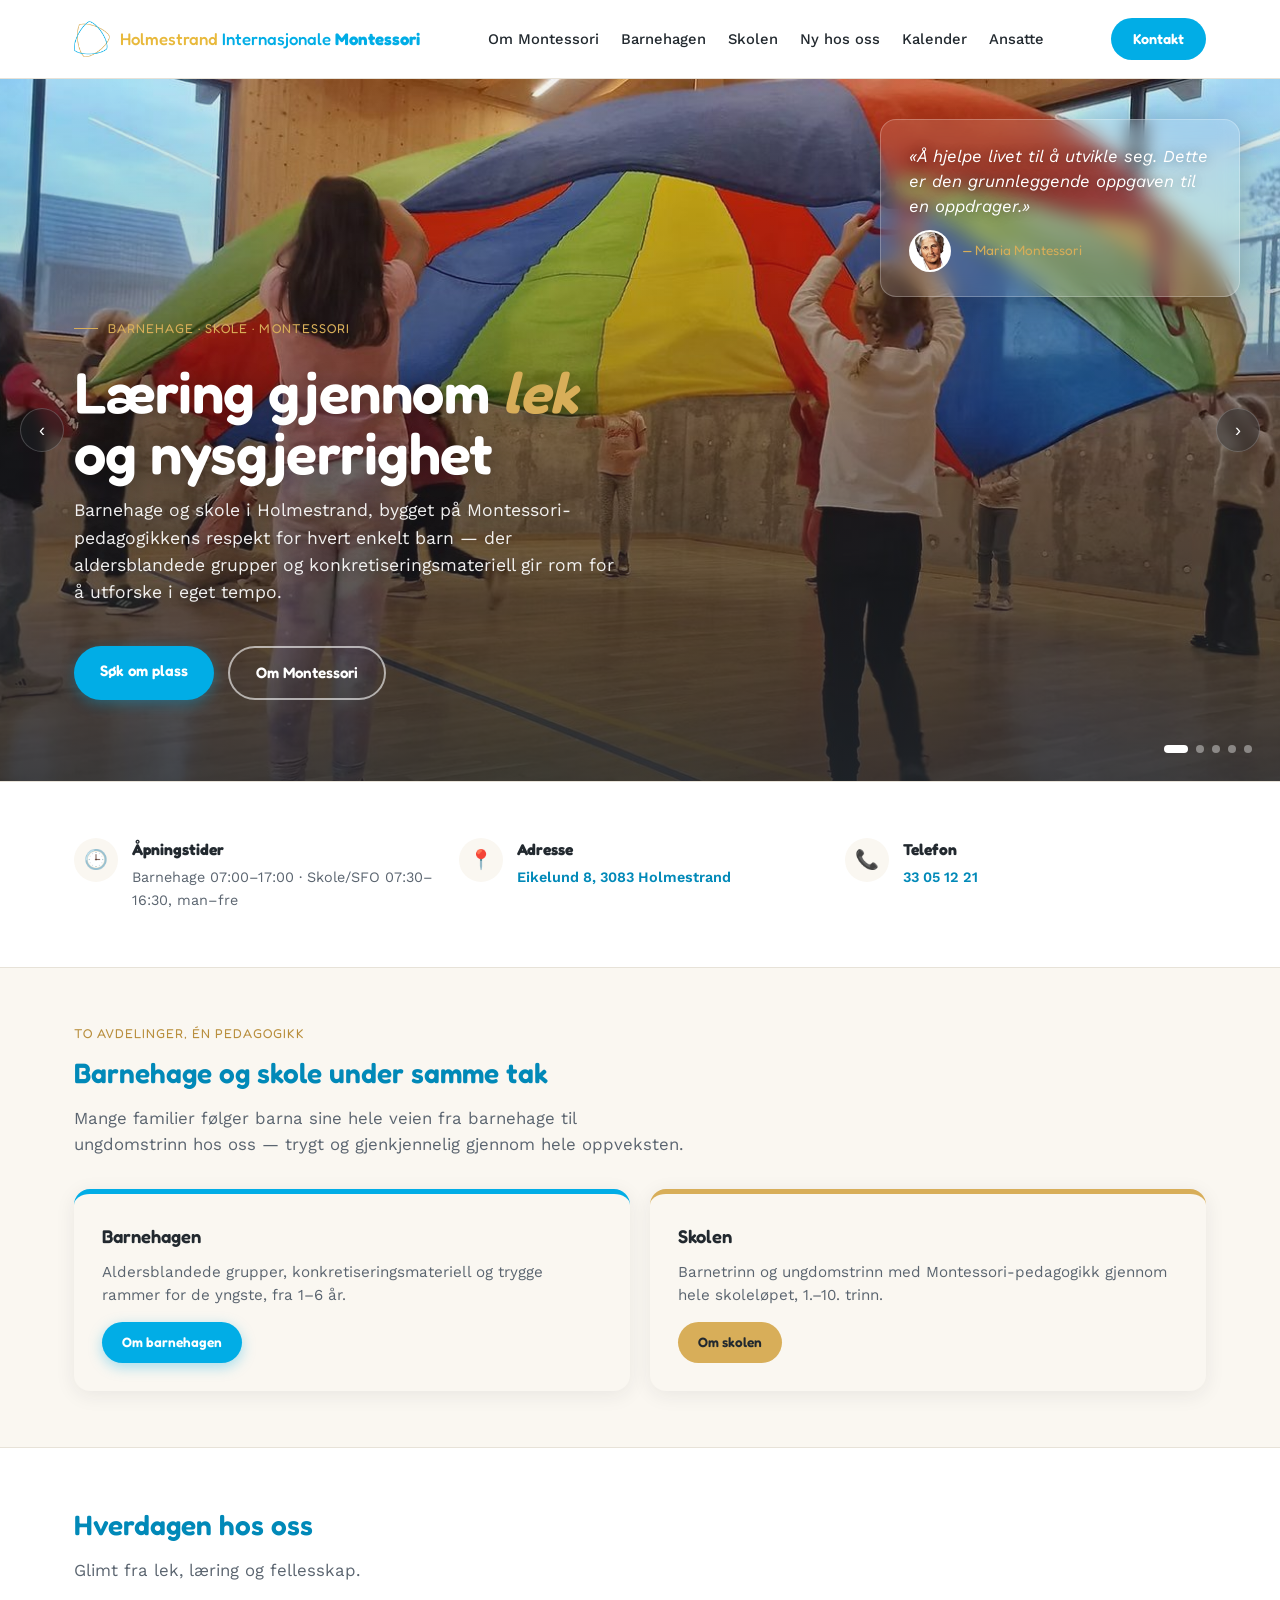
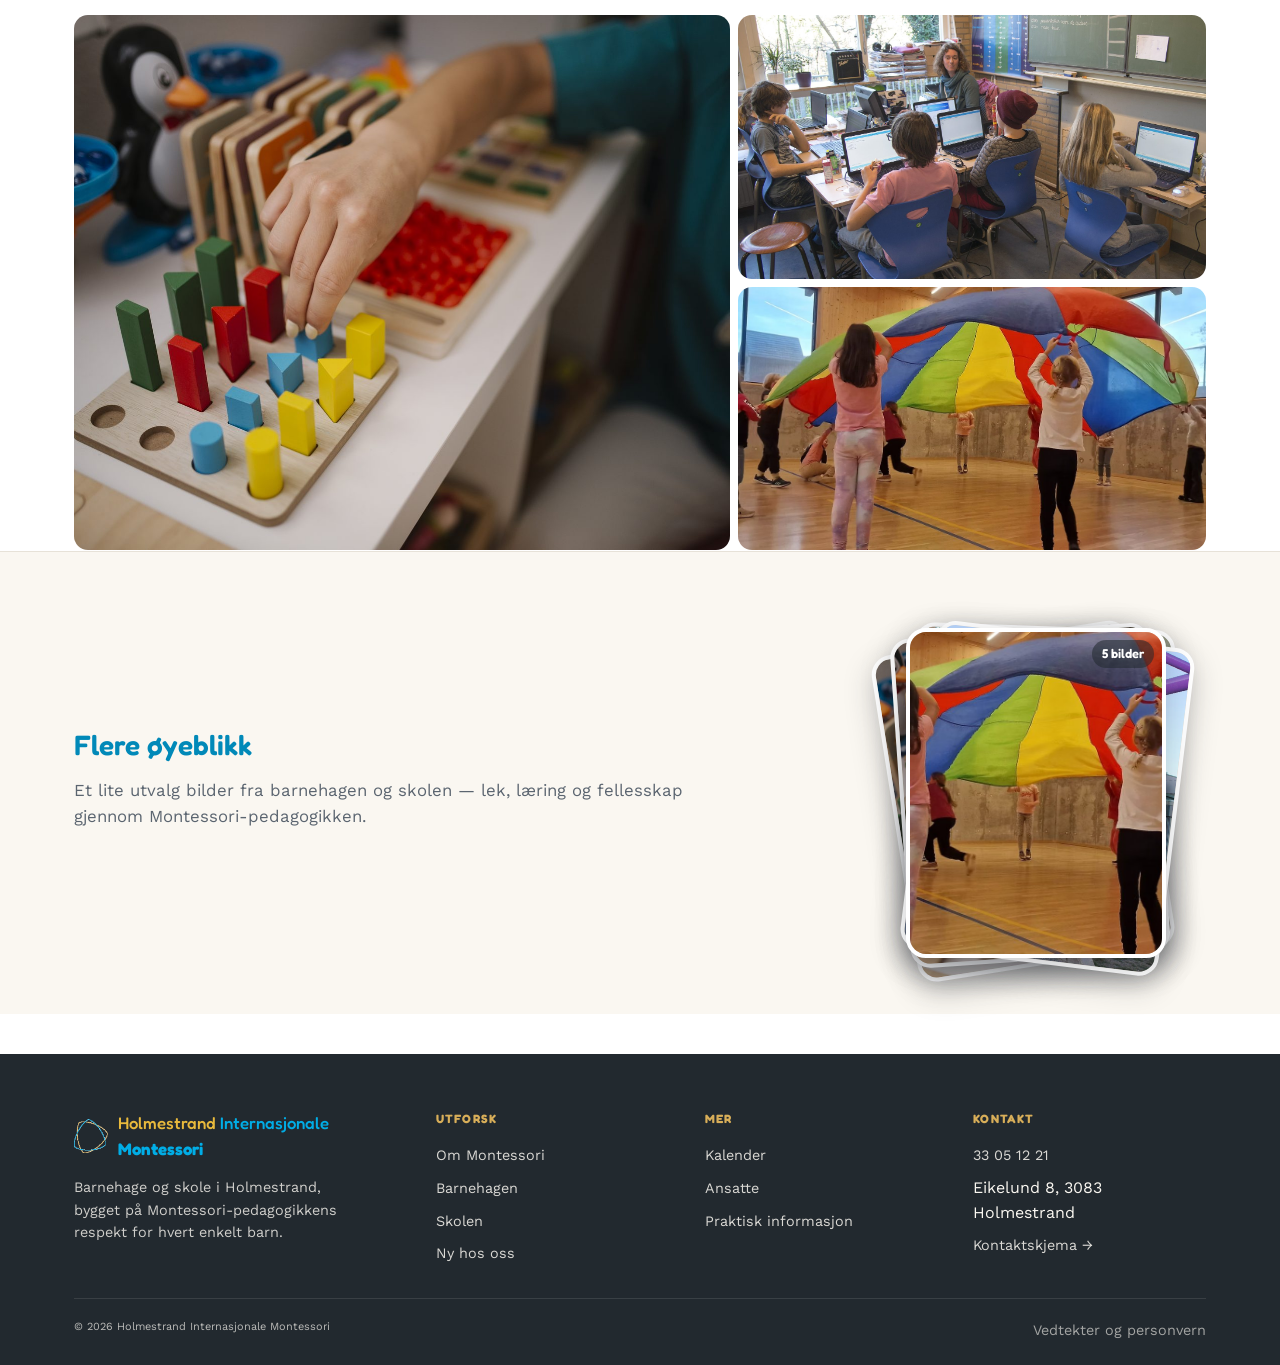
<file: index.html>
<!DOCTYPE html>
<html lang="no">
<head>
<meta charset="UTF-8">
<meta name="viewport" content="width=device-width, initial-scale=1.0">
<title>Holmestrand Internasjonale Montessori — Barnehage og skole</title>
<meta name="description" content="Barnehage og skole i Holmestrand, bygget på Montessori-pedagogikkens respekt for hvert enkelt barn.">
<link rel="icon" type="image/png" sizes="32x32" href="Bilder/favicon-32.png">
<link rel="icon" type="image/png" sizes="16x16" href="Bilder/favicon-16.png">
<link rel="apple-touch-icon" sizes="180x180" href="Bilder/favicon-180.png">
<link rel="preconnect" href="https://fonts.googleapis.com">
<link rel="preconnect" href="https://fonts.gstatic.com" crossorigin>
<link href="https://fonts.googleapis.com/css2?family=Fredoka:wght@500;600;700&family=Work+Sans:wght@400;500;600&display=swap" rel="stylesheet">
<link rel="stylesheet" href="css/style.css">
</head>
<body data-page="hjem">

<div id="site-header"></div>

<section class="hero">
  <div class="hero-slides">
    <div class="hero-slide active" style="background-image:url('Bilder/hero-fallskjerm.jpg')"></div>
    <div class="hero-slide" style="background-image:url('Bilder/gallery-lek-utetid.jpg')"></div>
    <div class="hero-slide" style="background-image:url('Bilder/gallery-konkretiseringsmateriell.jpg')"></div>
    <div class="hero-slide" style="background-image:url('Bilder/gallery-barnehageavdeling.jpg')"></div>
    <div class="hero-slide" style="background-image:url('Bilder/gallery-skolehverdag-klasserom.jpg')"></div>
  </div>

  <div class="hero-quote">
    <p>«Å hjelpe livet til å utvikle seg. Dette er den grunnleggende oppgaven til en oppdrager.»</p>
    <div class="hero-quote-attr">
      <img src="Bilder/maria-montessori-portrait.png" alt="" class="quote-avatar">
      <cite>— Maria Montessori</cite>
    </div>
  </div>

  <div class="hero-inner wrap">
    <span class="eyebrow">Barnehage · Skole · Montessori</span>
    <h1>Læring gjennom <em>lek</em> og nysgjerrighet</h1>
    <p class="lead">Barnehage og skole i Holmestrand, bygget på Montessori-pedagogikkens respekt for hvert enkelt barn — der aldersblandede grupper og konkretiseringsmateriell gir rom for å utforske i eget tempo.</p>
    <div class="btn-row">
      <a href="ny-hos-oss.html" class="btn btn-primary">Søk om plass</a>
      <a href="om-montessori.html" class="btn btn-ghost btn-ghost--onimage">Om Montessori</a>
    </div>
  </div>

  <button class="hero-arrow prev" aria-label="Forrige">&#8249;</button>
  <button class="hero-arrow next" aria-label="Neste">&#8250;</button>
  <div class="hero-dots" id="hero-dots"></div>
</section>

<section class="section">
  <div class="wrap">
    <div class="quick-info-row">
      <div class="quick-info">
        <span class="quick-info-icon" aria-hidden="true">🕒</span>
        <div>
          <h4>Åpningstider</h4>
          <p>Barnehage 07:00–17:00 · Skole/SFO 07:30–16:30, man–fre</p>
        </div>
      </div>
      <div class="quick-info">
        <span class="quick-info-icon" aria-hidden="true">📍</span>
        <div>
          <h4>Adresse</h4>
          <p><a href="https://www.google.com/maps/search/?api=1&query=Eikelund+8%2C+3083+Holmestrand" target="_blank" rel="noopener">Eikelund 8, 3083 Holmestrand</a></p>
        </div>
      </div>
      <div class="quick-info">
        <span class="quick-info-icon" aria-hidden="true">📞</span>
        <div>
          <h4>Telefon</h4>
          <p><a href="tel:+4733051221">33 05 12 21</a></p>
        </div>
      </div>
    </div>
  </div>
</section>

<section class="section quote-mobile">
  <div class="wrap">
    <blockquote class="quote-block">
      <img src="Bilder/maria-montessori-portrait.png" alt="" class="quote-block-avatar">
      <div>
        <p>«Å hjelpe livet til å utvikle seg. Dette er den grunnleggende oppgaven til en oppdrager.»</p>
        <cite>— Maria Montessori</cite>
      </div>
    </blockquote>
  </div>
</section>

<section class="section section-warm">
  <div class="wrap">
    <div class="section-head">
      <span class="eyebrow">To avdelinger, én pedagogikk</span>
      <h2>Barnehage og skole under samme tak</h2>
      <p class="lede">Mange familier følger barna sine hele veien fra barnehage til ungdomstrinn hos oss — trygt og gjenkjennelig gjennom hele oppveksten.</p>
    </div>
    <div class="card-row">
      <div class="card">
        <h3>Barnehagen</h3>
        <p>Aldersblandede grupper, konkretiseringsmateriell og trygge rammer for de yngste, fra 1–6 år.</p>
        <a href="barnehagen.html" class="btn btn-primary btn-sm">Om barnehagen</a>
      </div>
      <div class="card amber">
        <h3>Skolen</h3>
        <p>Barnetrinn og ungdomstrinn med Montessori-pedagogikk gjennom hele skoleløpet, 1.–10. trinn.</p>
        <a href="skolen.html" class="btn btn-secondary btn-sm">Om skolen</a>
      </div>
    </div>
  </div>
</section>

<section class="section">
  <div class="wrap">
    <div class="section-head">
      <h2>Hverdagen hos oss</h2>
      <p class="lede">Glimt fra lek, læring og fellesskap.</p>
    </div>
    <div class="gallery-grid">
      <div class="g-item g-large"><img src="Bilder/gallery-konkretiseringsmateriell.jpg" alt="Barn utforsker konkretiseringsmateriell"></div>
      <div class="g-stack">
        <div class="g-item"><img src="Bilder/gallery-skolehverdag-klasserom.jpg" alt="Elever i klasserommet"></div>
        <div class="g-item"><img src="Bilder/hero-fallskjerm.jpg" alt="Ansatt og barn i lek" style="object-position: 50% 20%;"></div>
      </div>
    </div>
  </div>
</section>

<section class="section section-warm">
  <div class="wrap">
    <div class="photo-stack-section">
      <div>
        <h2>Flere øyeblikk</h2>
        <p class="lede">Et lite utvalg bilder fra barnehagen og skolen — lek, læring og fellesskap gjennom Montessori-pedagogikken.</p>
      </div>
      <div>
        <div class="photo-stack">
          <div class="stack-item"><img src="Bilder/gallery-konkretiseringsmateriell.jpg" alt="Barn utforsker konkretiseringsmateriell"></div>
          <div class="stack-item"><img src="Bilder/gallery-barnehageavdeling.jpg" alt="Barn i barnehageavdelingen"></div>
          <div class="stack-item"><img src="Bilder/gallery-skolehverdag-klasserom.jpg" alt="Elever i klasserommet"></div>
          <div class="stack-item"><img src="Bilder/gallery-lek-utetid.jpg" alt="Barn i lek ute"></div>
          <div class="stack-item"><img src="Bilder/hero-fallskjerm.jpg" alt="Barn i lek med fallskjerm" style="object-position: 50% 20%;"></div>
          <div class="stack-badge">5 bilder</div>
        </div>
      </div>
    </div>
  </div>
</section>

<div id="site-footer"></div>
<script>
  // Hero-karusell
  const heroSlides = document.querySelectorAll('.hero-slide');
  const heroDots = document.getElementById('hero-dots');
  let heroCurrent = 0;
  let heroTimer = null;

  heroSlides.forEach((_, i) => {
    const d = document.createElement('button');
    d.className = 'hero-dot' + (i === 0 ? ' active' : '');
    d.setAttribute('aria-label', 'Bilde ' + (i + 1));
    d.addEventListener('click', () => { heroGoTo(i); heroRestart(); });
    heroDots.appendChild(d);
  });

  function heroGoTo(n) {
    heroSlides[heroCurrent].classList.remove('active');
    heroDots.children[heroCurrent].classList.remove('active');
    heroCurrent = (n + heroSlides.length) % heroSlides.length;
    heroSlides[heroCurrent].classList.add('active');
    heroDots.children[heroCurrent].classList.add('active');
  }

  function heroTick() {
    heroGoTo(heroCurrent + 1);
    heroTimer = setTimeout(heroTick, 7000);
  }

  function heroRestart() {
    clearTimeout(heroTimer);
    heroTimer = setTimeout(heroTick, 7000);
  }

  document.querySelector('.hero-arrow.next').addEventListener('click', () => { heroGoTo(heroCurrent + 1); heroRestart(); });
  document.querySelector('.hero-arrow.prev').addEventListener('click', () => { heroGoTo(heroCurrent - 1); heroRestart(); });

  heroRestart();
</script>
<script src="js/main.js"></script>
</body>
</html>
</file>
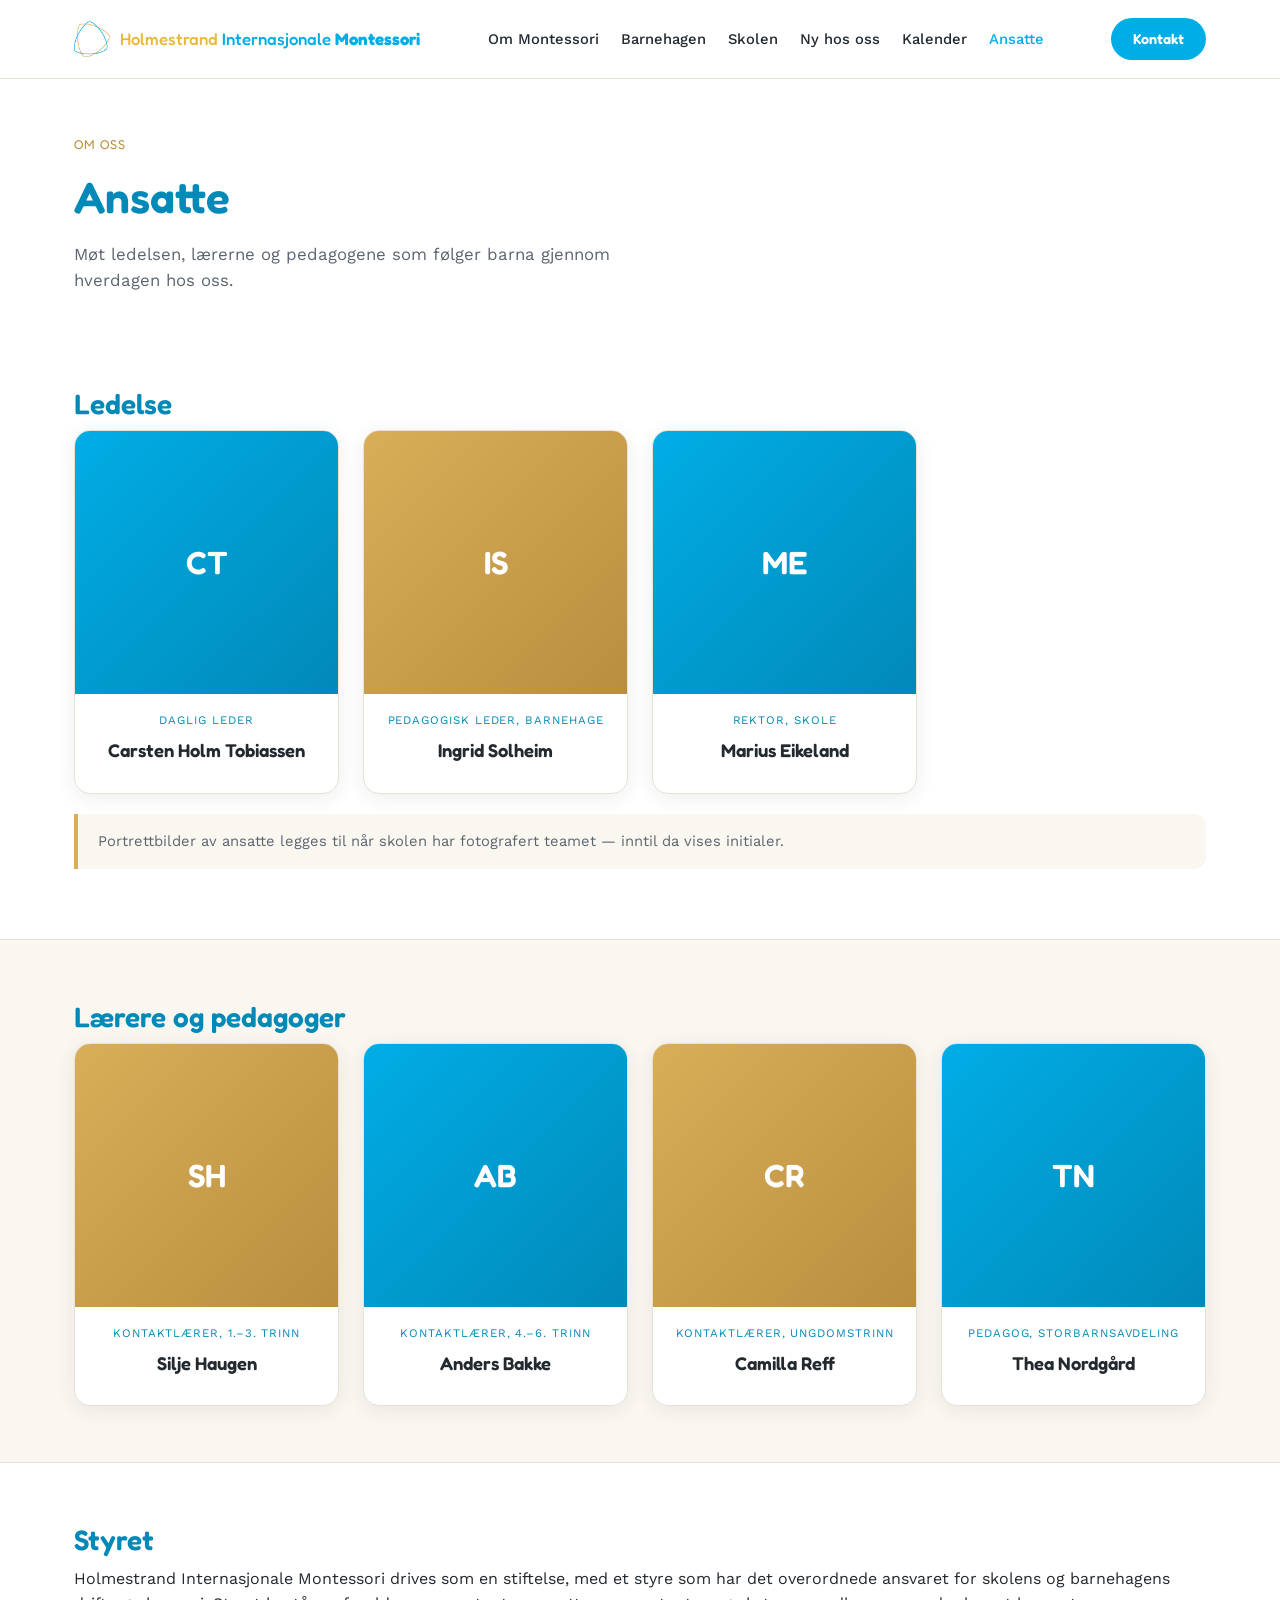
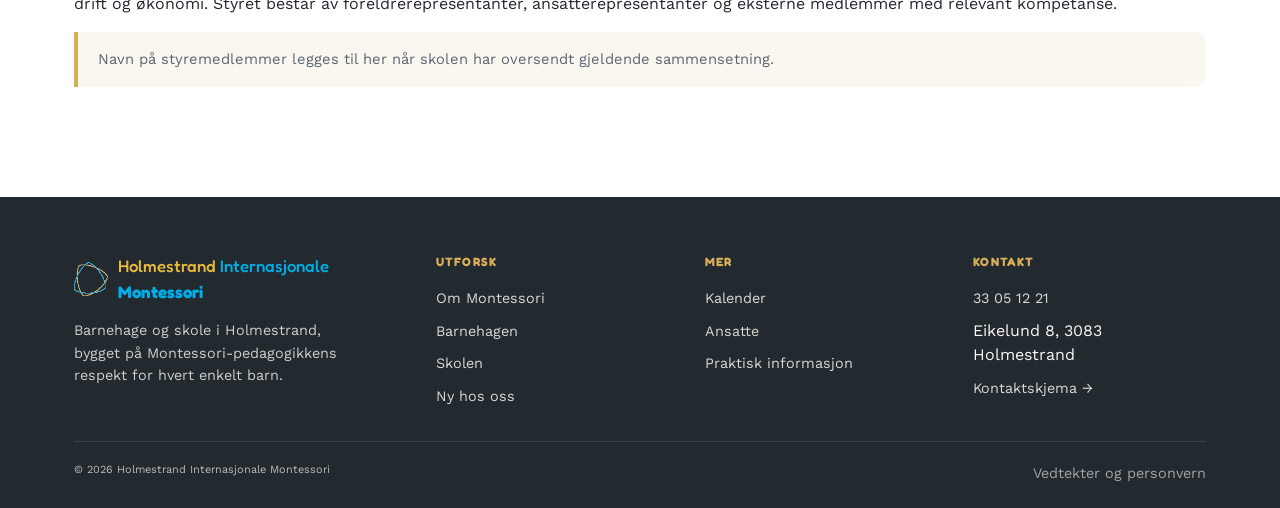
<file: ansatte.html>
<!DOCTYPE html>
<html lang="no">
<head>
<meta charset="UTF-8">
<meta name="viewport" content="width=device-width, initial-scale=1.0">
<title>Ansatte — Holmestrand Internasjonale Montessori</title>
<meta name="description" content="Ledelse, lærere, pedagoger og styret ved Holmestrand Internasjonale Montessori.">
<link rel="icon" type="image/png" sizes="32x32" href="Bilder/favicon-32.png">
<link rel="icon" type="image/png" sizes="16x16" href="Bilder/favicon-16.png">
<link rel="apple-touch-icon" sizes="180x180" href="Bilder/favicon-180.png">
<link rel="preconnect" href="https://fonts.googleapis.com">
<link rel="preconnect" href="https://fonts.gstatic.com" crossorigin>
<link href="https://fonts.googleapis.com/css2?family=Fredoka:wght@500;600;700&family=Work+Sans:wght@400;500;600&display=swap" rel="stylesheet">
<link rel="stylesheet" href="css/style.css">
</head>
<body data-page="ansatte">

<div id="site-header"></div>

<div class="wrap page-hero">
  <span class="eyebrow">Om oss</span>
  <h1>Ansatte</h1>
  <p class="lede">Møt ledelsen, lærerne og pedagogene som følger barna gjennom hverdagen hos oss.</p>
</div>

<section class="section">
  <div class="wrap">
    <h2 class="team-group-title">Ledelse</h2>
    <div class="team-grid">
      <div class="team-card">
        <div class="team-avatar blue" aria-hidden="true">CT</div>
        <div class="team-body">
          <div class="role">Daglig leder</div>
          <h3>Carsten Holm Tobiassen</h3>
        </div>
      </div>
      <div class="team-card">
        <div class="team-avatar amber" aria-hidden="true">IS</div>
        <div class="team-body">
          <div class="role">Pedagogisk leder, barnehage</div>
          <h3>Ingrid Solheim</h3>
        </div>
      </div>
      <div class="team-card">
        <div class="team-avatar blue" aria-hidden="true">ME</div>
        <div class="team-body">
          <div class="role">Rektor, skole</div>
          <h3>Marius Eikeland</h3>
        </div>
      </div>
    </div>
    <p class="note" style="margin-top:20px;">Portrettbilder av ansatte legges til når skolen har fotografert teamet — inntil da vises initialer.</p>
  </div>
</section>

<section class="section section-warm">
  <div class="wrap">
    <h2 class="team-group-title">Lærere og pedagoger</h2>
    <div class="team-grid">
      <div class="team-card">
        <div class="team-avatar amber" aria-hidden="true">SH</div>
        <div class="team-body">
          <div class="role">Kontaktlærer, 1.–3. trinn</div>
          <h3>Silje Haugen</h3>
        </div>
      </div>
      <div class="team-card">
        <div class="team-avatar blue" aria-hidden="true">AB</div>
        <div class="team-body">
          <div class="role">Kontaktlærer, 4.–6. trinn</div>
          <h3>Anders Bakke</h3>
        </div>
      </div>
      <div class="team-card">
        <div class="team-avatar amber" aria-hidden="true">CR</div>
        <div class="team-body">
          <div class="role">Kontaktlærer, ungdomstrinn</div>
          <h3>Camilla Reff</h3>
        </div>
      </div>
      <div class="team-card">
        <div class="team-avatar blue" aria-hidden="true">TN</div>
        <div class="team-body">
          <div class="role">Pedagog, storbarnsavdeling</div>
          <h3>Thea Nordgård</h3>
        </div>
      </div>
    </div>
  </div>
</section>

<section class="section">
  <div class="wrap">
    <h2 class="team-group-title">Styret</h2>
    <p>Holmestrand Internasjonale Montessori drives som en stiftelse, med et styre som har det overordnede ansvaret for skolens og barnehagens drift og økonomi. Styret består av foreldrerepresentanter, ansatterepresentanter og eksterne medlemmer med relevant kompetanse.</p>
    <p class="note" style="margin-top:16px;">Navn på styremedlemmer legges til her når skolen har oversendt gjeldende sammensetning.</p>
  </div>
</section>

<div id="site-footer"></div>
<script src="js/main.js"></script>
</body>
</html>
</file>
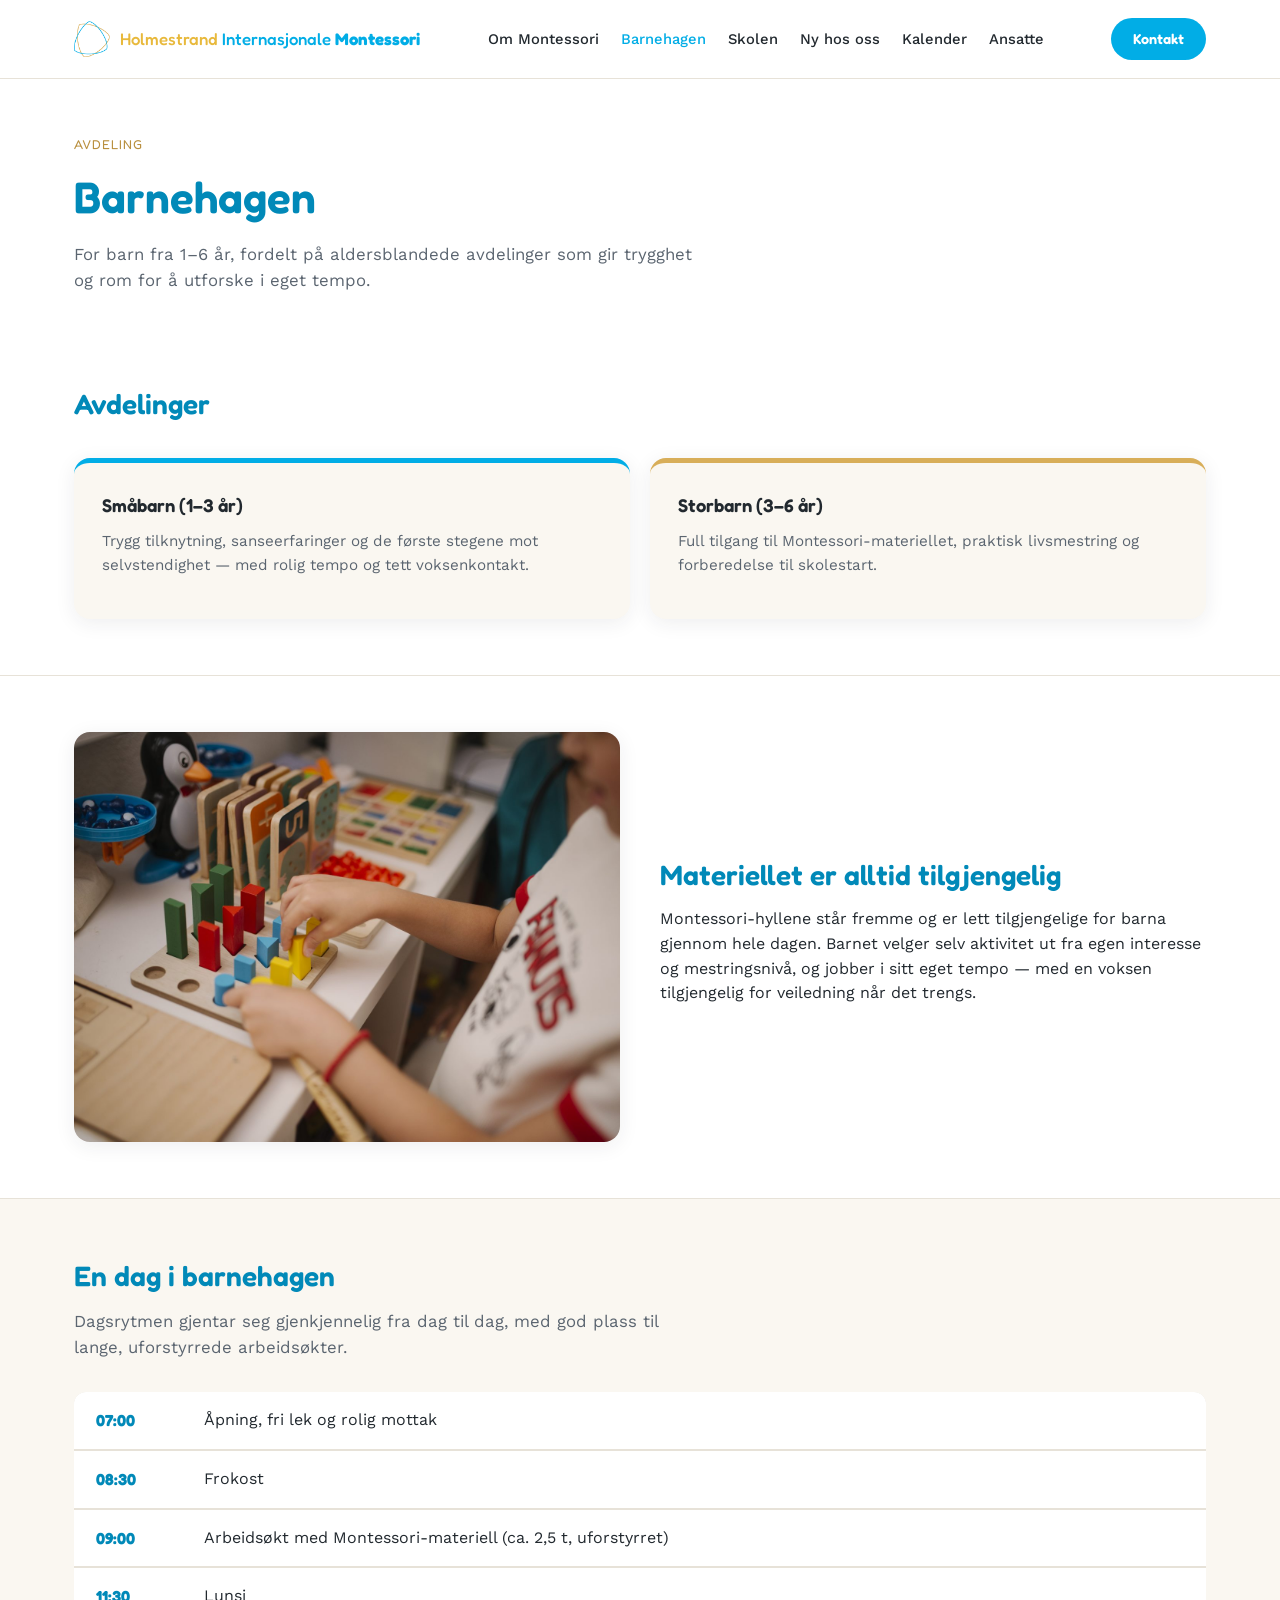
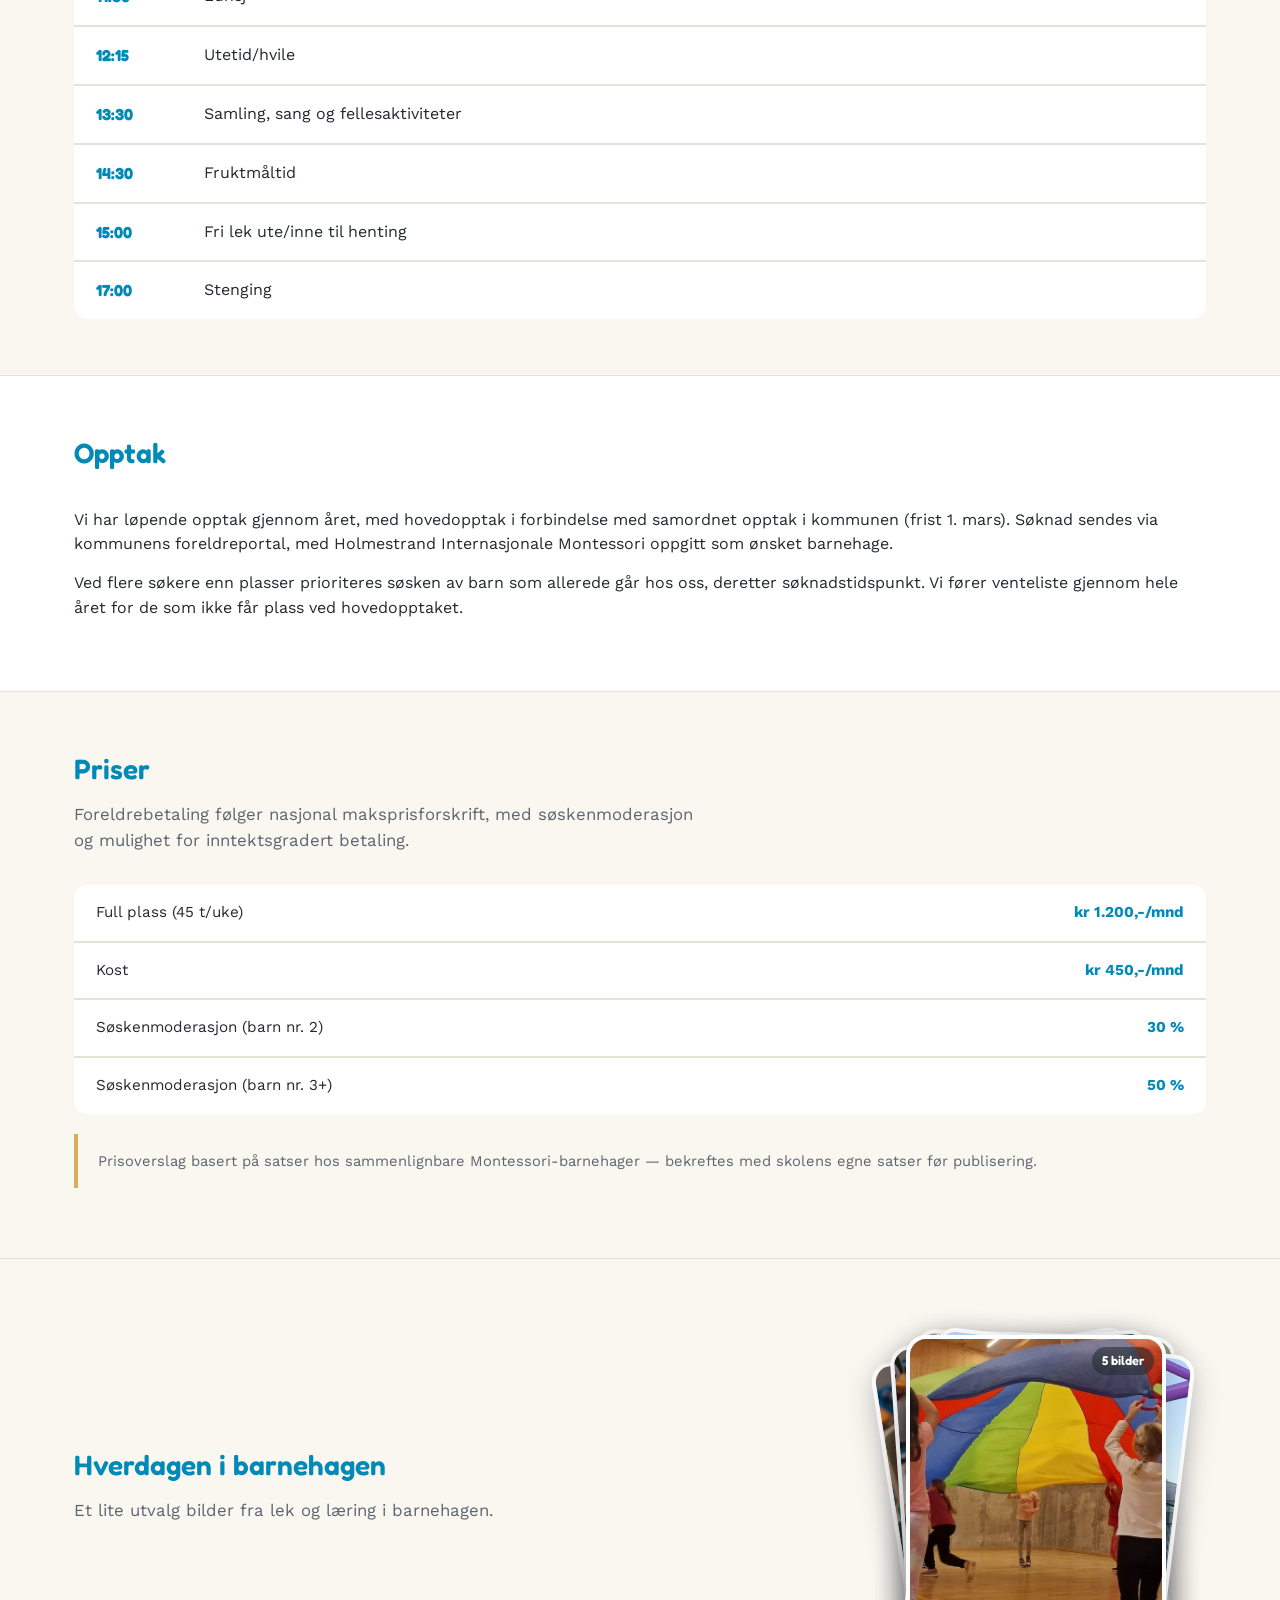
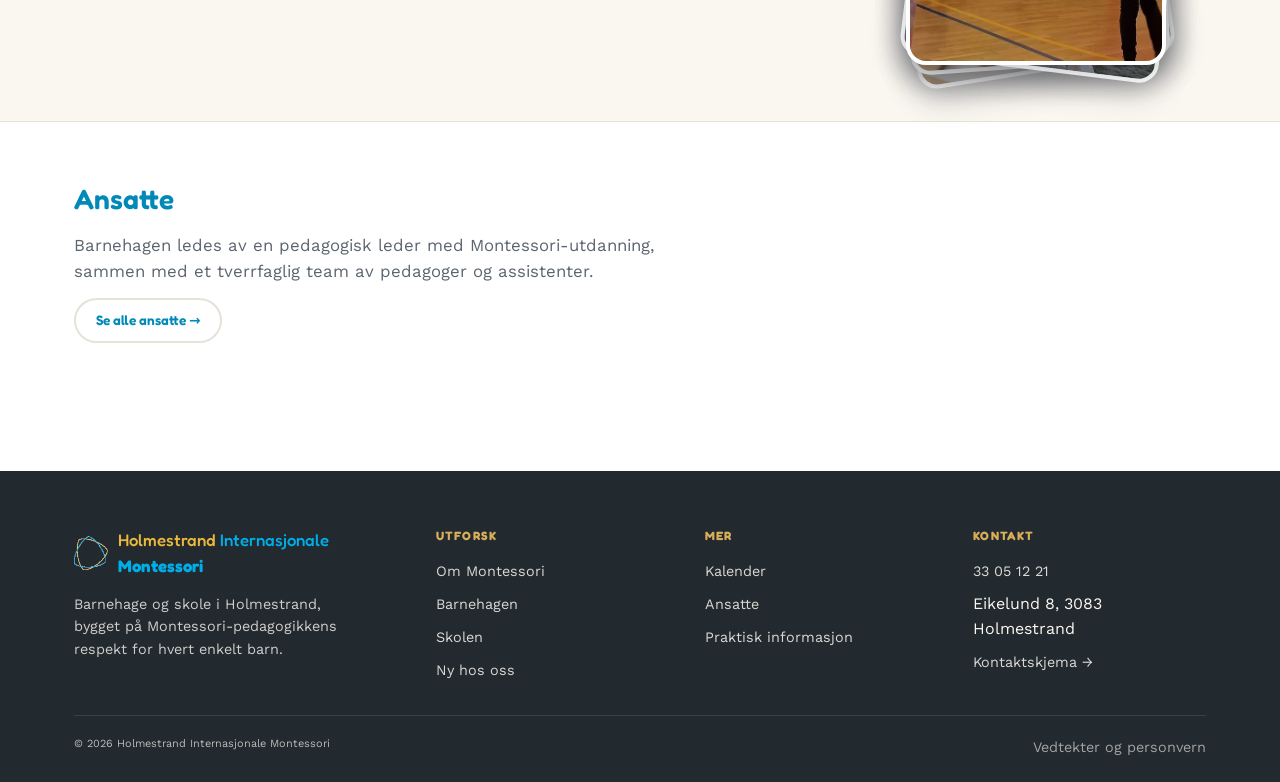
<file: barnehagen.html>
<!DOCTYPE html>
<html lang="no">
<head>
<meta charset="UTF-8">
<meta name="viewport" content="width=device-width, initial-scale=1.0">
<title>Barnehagen — Holmestrand Internasjonale Montessori</title>
<meta name="description" content="Aldersgrupper, dagsrytme, opptak og priser i Montessori-barnehagen i Holmestrand.">
<link rel="icon" type="image/png" sizes="32x32" href="Bilder/favicon-32.png">
<link rel="icon" type="image/png" sizes="16x16" href="Bilder/favicon-16.png">
<link rel="apple-touch-icon" sizes="180x180" href="Bilder/favicon-180.png">
<link rel="preconnect" href="https://fonts.googleapis.com">
<link rel="preconnect" href="https://fonts.gstatic.com" crossorigin>
<link href="https://fonts.googleapis.com/css2?family=Fredoka:wght@500;600;700&family=Work+Sans:wght@400;500;600&display=swap" rel="stylesheet">
<link rel="stylesheet" href="css/style.css">
</head>
<body data-page="barnehagen">

<div id="site-header"></div>

<div class="wrap page-hero">
  <span class="eyebrow">Avdeling</span>
  <h1>Barnehagen</h1>
  <p class="lede">For barn fra 1–6 år, fordelt på aldersblandede avdelinger som gir trygghet og rom for å utforske i eget tempo.</p>
</div>

<section class="section">
  <div class="wrap">
    <div class="section-head">
      <h2>Avdelinger</h2>
    </div>
    <div class="card-row">
      <div class="card">
        <h3>Småbarn (1–3 år)</h3>
        <p>Trygg tilknytning, sanseerfaringer og de første stegene mot selvstendighet — med rolig tempo og tett voksenkontakt.</p>
      </div>
      <div class="card amber">
        <h3>Storbarn (3–6 år)</h3>
        <p>Full tilgang til Montessori-materiellet, praktisk livsmestring og forberedelse til skolestart.</p>
      </div>
    </div>
  </div>
</section>

<section class="section">
  <div class="wrap split-block">
    <img src="Bilder/gallery-barnehageavdeling.jpg" alt="Barn arbeider med konkretiseringsmateriell i barnehagen">
    <div>
      <h2>Materiellet er alltid tilgjengelig</h2>
      <p>Montessori-hyllene står fremme og er lett tilgjengelige for barna gjennom hele dagen. Barnet velger selv aktivitet ut fra egen interesse og mestringsnivå, og jobber i sitt eget tempo — med en voksen tilgjengelig for veiledning når det trengs.</p>
    </div>
  </div>
</section>

<section class="section section-warm">
  <div class="wrap">
    <div class="section-head">
      <h2>En dag i barnehagen</h2>
      <p class="lede">Dagsrytmen gjentar seg gjenkjennelig fra dag til dag, med god plass til lange, uforstyrrede arbeidsøkter.</p>
    </div>
    <div class="timeline">
      <div class="timeline-row"><strong>07:00</strong><span>Åpning, fri lek og rolig mottak</span></div>
      <div class="timeline-row"><strong>08:30</strong><span>Frokost</span></div>
      <div class="timeline-row"><strong>09:00</strong><span>Arbeidsøkt med Montessori-materiell (ca. 2,5 t, uforstyrret)</span></div>
      <div class="timeline-row"><strong>11:30</strong><span>Lunsj</span></div>
      <div class="timeline-row"><strong>12:15</strong><span>Utetid/hvile</span></div>
      <div class="timeline-row"><strong>13:30</strong><span>Samling, sang og fellesaktiviteter</span></div>
      <div class="timeline-row"><strong>14:30</strong><span>Fruktmåltid</span></div>
      <div class="timeline-row"><strong>15:00</strong><span>Fri lek ute/inne til henting</span></div>
      <div class="timeline-row"><strong>17:00</strong><span>Stenging</span></div>
    </div>
  </div>
</section>

<section class="section">
  <div class="wrap">
    <div class="section-head">
      <h2>Opptak</h2>
    </div>
    <p>Vi har løpende opptak gjennom året, med hovedopptak i forbindelse med samordnet opptak i kommunen (frist 1. mars). Søknad sendes via kommunens foreldreportal, med Holmestrand Internasjonale Montessori oppgitt som ønsket barnehage.</p>
    <p>Ved flere søkere enn plasser prioriteres søsken av barn som allerede går hos oss, deretter søknadstidspunkt. Vi fører venteliste gjennom hele året for de som ikke får plass ved hovedopptaket.</p>
  </div>
</section>

<section class="section section-warm">
  <div class="wrap">
    <div class="section-head">
      <h2>Priser</h2>
      <p class="lede">Foreldrebetaling følger nasjonal maksprisforskrift, med søskenmoderasjon og mulighet for inntektsgradert betaling.</p>
    </div>
    <div class="price-list">
      <div class="price-row"><span>Full plass (45 t/uke)</span><strong>kr 1.200,-/mnd</strong></div>
      <div class="price-row"><span>Kost</span><strong>kr 450,-/mnd</strong></div>
      <div class="price-row"><span>Søskenmoderasjon (barn nr. 2)</span><strong>30 %</strong></div>
      <div class="price-row"><span>Søskenmoderasjon (barn nr. 3+)</span><strong>50 %</strong></div>
    </div>
    <p class="note" style="margin-top:20px;">Prisoverslag basert på satser hos sammenlignbare Montessori-barnehager — bekreftes med skolens egne satser før publisering.</p>
  </div>
</section>

<section class="section section-warm">
  <div class="wrap">
    <div class="photo-stack-section">
      <div>
        <h2>Hverdagen i barnehagen</h2>
        <p class="lede">Et lite utvalg bilder fra lek og læring i barnehagen.</p>
      </div>
      <div>
        <div class="photo-stack">
          <div class="stack-item"><img src="Bilder/gallery-konkretiseringsmateriell.jpg" alt="Barn utforsker konkretiseringsmateriell"></div>
          <div class="stack-item"><img src="Bilder/gallery-barnehageavdeling.jpg" alt="Barn i barnehageavdelingen"></div>
          <div class="stack-item"><img src="Bilder/gallery-skolehverdag-klasserom.jpg" alt="Elever i klasserommet"></div>
          <div class="stack-item"><img src="Bilder/gallery-lek-utetid.jpg" alt="Barn i lek ute"></div>
          <div class="stack-item"><img src="Bilder/hero-fallskjerm.jpg" alt="Barn i lek med fallskjerm" style="object-position: 50% 20%;"></div>
          <div class="stack-badge">5 bilder</div>
        </div>
      </div>
    </div>
  </div>
</section>

<section class="section">
  <div class="wrap">
    <div class="section-head">
      <h2>Ansatte</h2>
      <p class="lede">Barnehagen ledes av en pedagogisk leder med Montessori-utdanning, sammen med et tverrfaglig team av pedagoger og assistenter.</p>
      <a href="ansatte.html" class="btn btn-ghost btn-sm">Se alle ansatte →</a>
    </div>
  </div>
</section>

<div id="site-footer"></div>
<script src="js/main.js"></script>
</body>
</html>
</file>
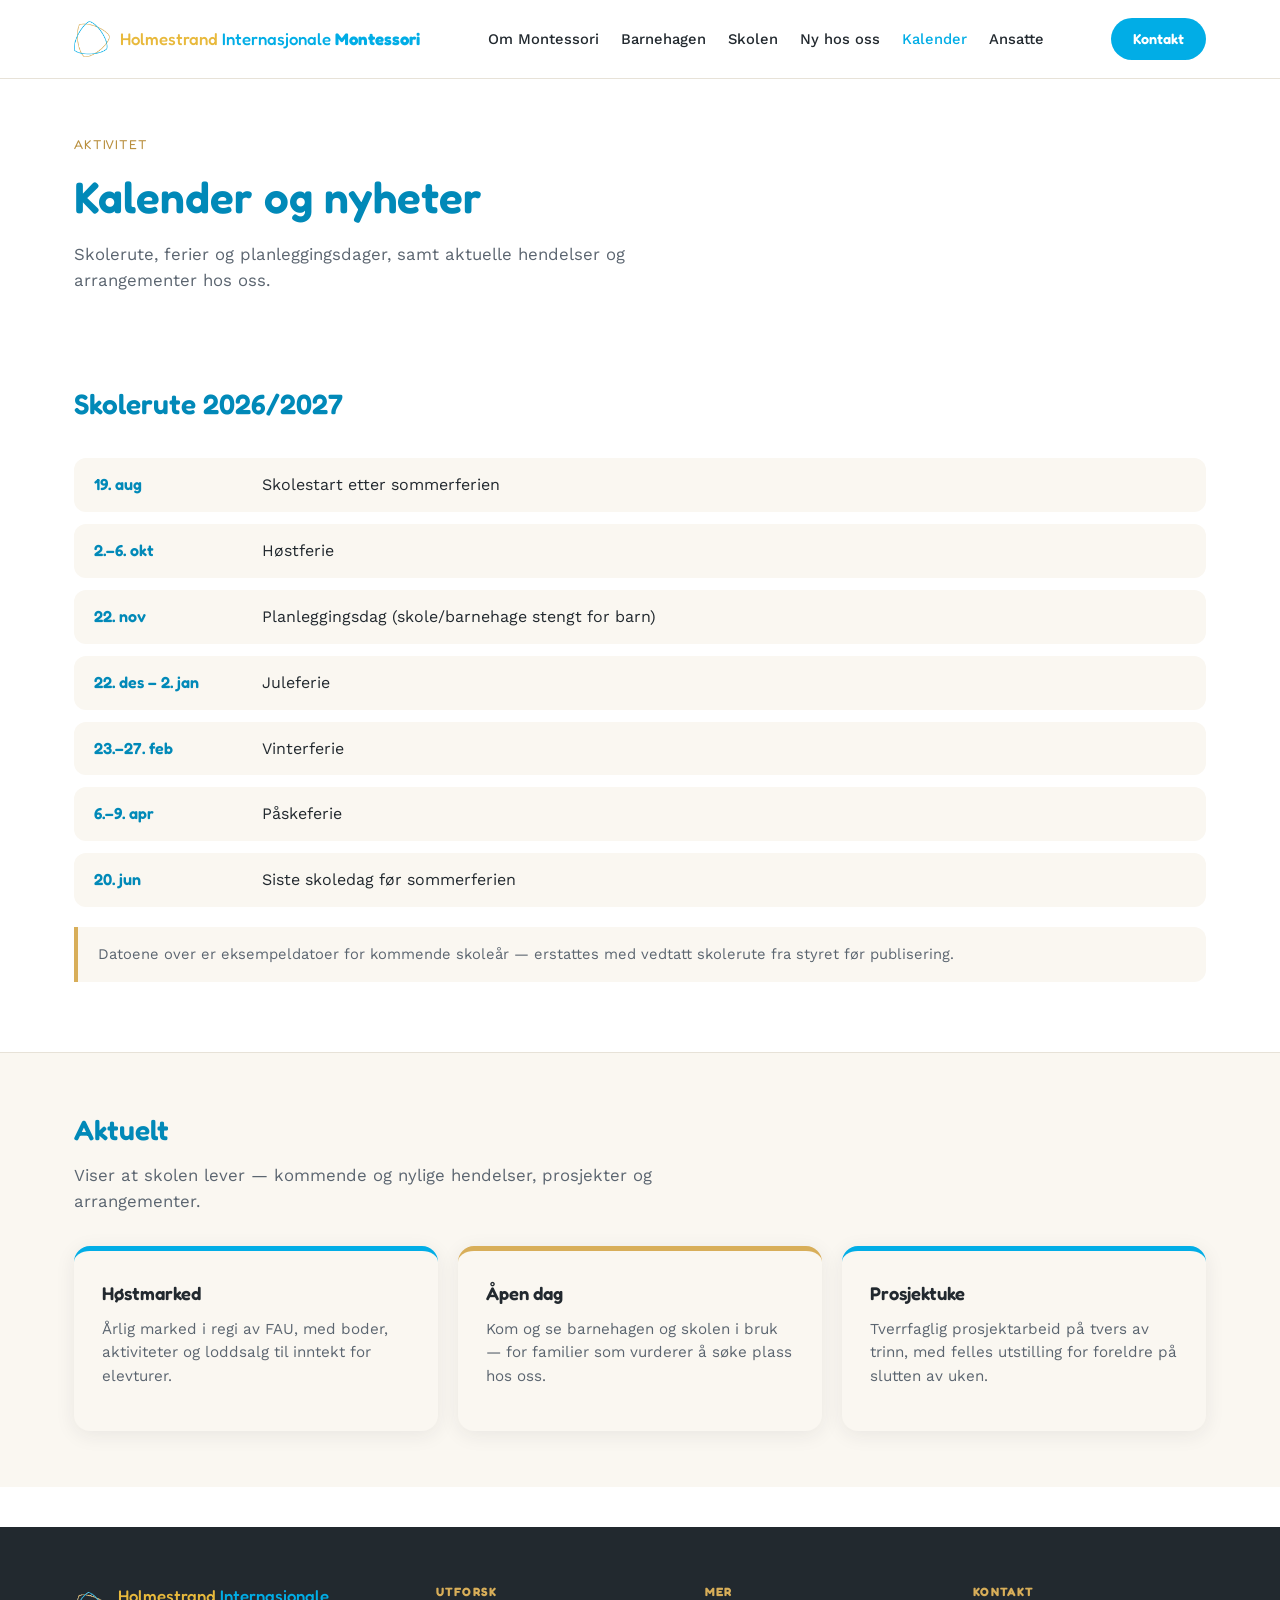
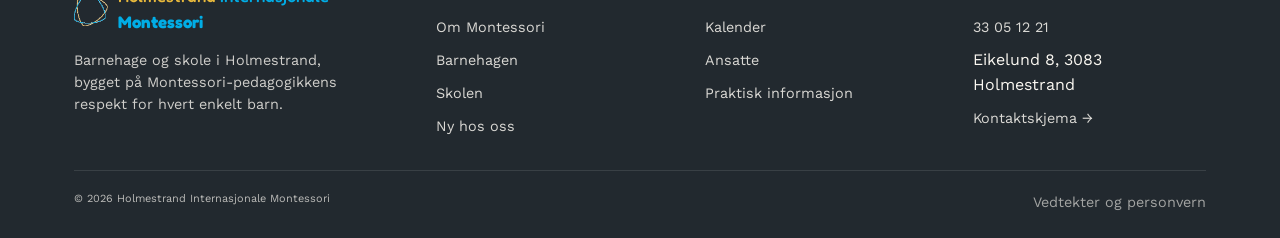
<file: kalender.html>
<!DOCTYPE html>
<html lang="no">
<head>
<meta charset="UTF-8">
<meta name="viewport" content="width=device-width, initial-scale=1.0">
<title>Kalender — Holmestrand Internasjonale Montessori</title>
<meta name="description" content="Skolerute, ferier, planleggingsdager og aktuelle arrangementer.">
<link rel="icon" type="image/png" sizes="32x32" href="Bilder/favicon-32.png">
<link rel="icon" type="image/png" sizes="16x16" href="Bilder/favicon-16.png">
<link rel="apple-touch-icon" sizes="180x180" href="Bilder/favicon-180.png">
<link rel="preconnect" href="https://fonts.googleapis.com">
<link rel="preconnect" href="https://fonts.gstatic.com" crossorigin>
<link href="https://fonts.googleapis.com/css2?family=Fredoka:wght@500;600;700&family=Work+Sans:wght@400;500;600&display=swap" rel="stylesheet">
<link rel="stylesheet" href="css/style.css">
</head>
<body data-page="kalender">

<div id="site-header"></div>

<div class="wrap page-hero">
  <span class="eyebrow">Aktivitet</span>
  <h1>Kalender og nyheter</h1>
  <p class="lede">Skolerute, ferier og planleggingsdager, samt aktuelle hendelser og arrangementer hos oss.</p>
</div>

<section class="section">
  <div class="wrap">
    <div class="section-head">
      <h2>Skolerute 2026/2027</h2>
    </div>
    <div class="cal-list">
      <div class="cal-row"><span class="cal-date">19. aug</span><span>Skolestart etter sommerferien</span></div>
      <div class="cal-row"><span class="cal-date">2.–6. okt</span><span>Høstferie</span></div>
      <div class="cal-row"><span class="cal-date">22. nov</span><span>Planleggingsdag (skole/barnehage stengt for barn)</span></div>
      <div class="cal-row"><span class="cal-date">22. des – 2. jan</span><span>Juleferie</span></div>
      <div class="cal-row"><span class="cal-date">23.–27. feb</span><span>Vinterferie</span></div>
      <div class="cal-row"><span class="cal-date">6.–9. apr</span><span>Påskeferie</span></div>
      <div class="cal-row"><span class="cal-date">20. jun</span><span>Siste skoledag før sommerferien</span></div>
    </div>
    <p class="note" style="margin-top:20px;">Datoene over er eksempeldatoer for kommende skoleår — erstattes med vedtatt skolerute fra styret før publisering.</p>
  </div>
</section>

<section class="section section-warm">
  <div class="wrap">
    <div class="section-head">
      <h2>Aktuelt</h2>
      <p class="lede">Viser at skolen lever — kommende og nylige hendelser, prosjekter og arrangementer.</p>
    </div>
    <div class="card-row">
      <div class="card">
        <h3>Høstmarked</h3>
        <p>Årlig marked i regi av FAU, med boder, aktiviteter og loddsalg til inntekt for elevturer.</p>
      </div>
      <div class="card amber">
        <h3>Åpen dag</h3>
        <p>Kom og se barnehagen og skolen i bruk — for familier som vurderer å søke plass hos oss.</p>
      </div>
      <div class="card">
        <h3>Prosjektuke</h3>
        <p>Tverrfaglig prosjektarbeid på tvers av trinn, med felles utstilling for foreldre på slutten av uken.</p>
      </div>
    </div>
  </div>
</section>

<div id="site-footer"></div>
<script src="js/main.js"></script>
</body>
</html>
</file>
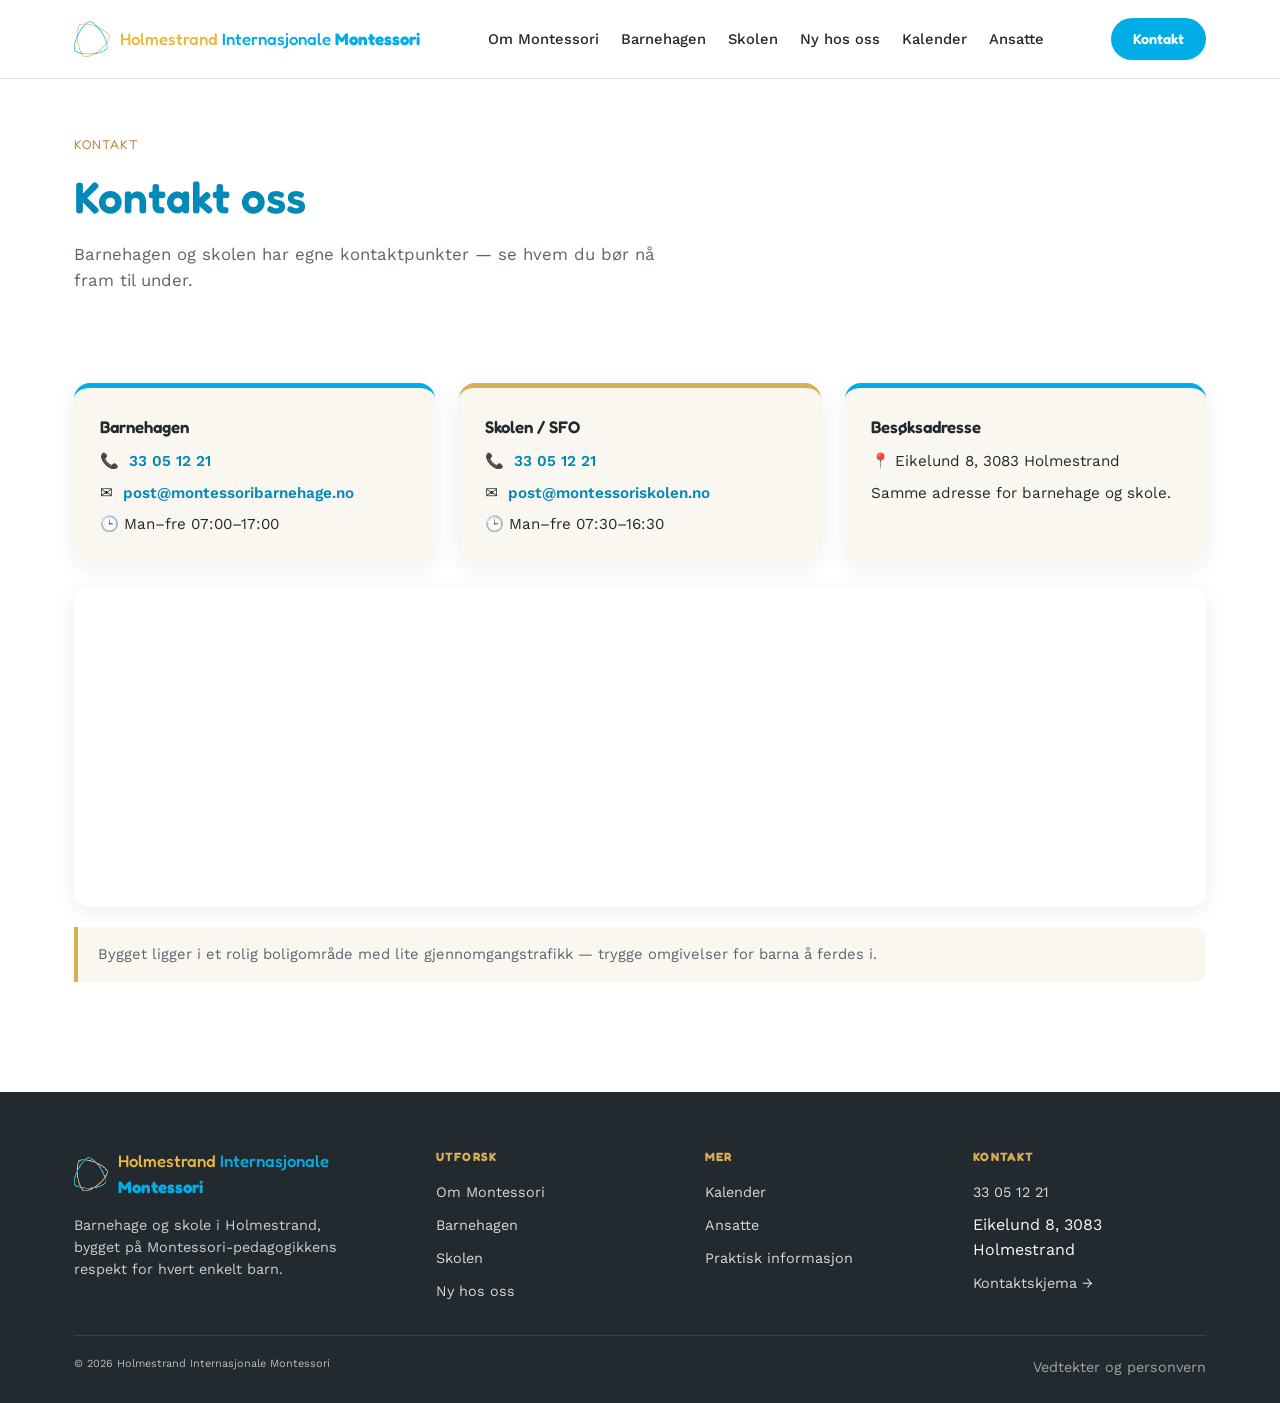
<file: kontakt.html>
<!DOCTYPE html>
<html lang="no">
<head>
<meta charset="UTF-8">
<meta name="viewport" content="width=device-width, initial-scale=1.0">
<title>Kontakt oss — Holmestrand Internasjonale Montessori</title>
<meta name="description" content="Kontaktinformasjon for barnehage og skole, adresse og kart.">
<link rel="icon" type="image/png" sizes="32x32" href="Bilder/favicon-32.png">
<link rel="icon" type="image/png" sizes="16x16" href="Bilder/favicon-16.png">
<link rel="apple-touch-icon" sizes="180x180" href="Bilder/favicon-180.png">
<link rel="preconnect" href="https://fonts.googleapis.com">
<link rel="preconnect" href="https://fonts.gstatic.com" crossorigin>
<link href="https://fonts.googleapis.com/css2?family=Fredoka:wght@500;600;700&family=Work+Sans:wght@400;500;600&display=swap" rel="stylesheet">
<link rel="stylesheet" href="css/style.css">
</head>
<body data-page="kontakt">

<div id="site-header"></div>

<div class="wrap page-hero">
  <span class="eyebrow">Kontakt</span>
  <h1>Kontakt oss</h1>
  <p class="lede">Barnehagen og skolen har egne kontaktpunkter — se hvem du bør nå fram til under.</p>
</div>

<section class="section">
  <div class="wrap">
    <div class="kontakt-grid">
      <div class="kinfo-box">
        <h3>Barnehagen</h3>
        <div class="kinfo-row">📞 <a href="tel:+4733051221">33 05 12 21</a></div>
        <div class="kinfo-row">✉️ <a href="mailto:post@montessoribarnehage.no">post@montessoribarnehage.no</a></div>
        <div class="kinfo-row">🕒 Man–fre 07:00–17:00</div>
      </div>
      <div class="kinfo-box amber">
        <h3>Skolen / SFO</h3>
        <div class="kinfo-row">📞 <a href="tel:+4733051221">33 05 12 21</a></div>
        <div class="kinfo-row">✉️ <a href="mailto:post@montessoriskolen.no">post@montessoriskolen.no</a></div>
        <div class="kinfo-row">🕒 Man–fre 07:30–16:30</div>
      </div>
      <div class="kinfo-box">
        <h3>Besøksadresse</h3>
        <div class="kinfo-row">📍 Eikelund 8, 3083 Holmestrand</div>
        <div class="kinfo-row">Samme adresse for barnehage og skole.</div>
      </div>
    </div>

    <div class="kmap">
      <iframe src="https://www.google.com/maps?q=Eikelund+8,+3083+Holmestrand&output=embed" loading="lazy" referrerpolicy="no-referrer-when-downgrade" title="Kart til Eikelund 8, Holmestrand"></iframe>
    </div>
    <p class="note" style="margin-top:20px;">Bygget ligger i et rolig boligområde med lite gjennomgangstrafikk — trygge omgivelser for barna å ferdes i.</p>
  </div>
</section>

<div id="site-footer"></div>
<script src="js/main.js"></script>
</body>
</html>
</file>
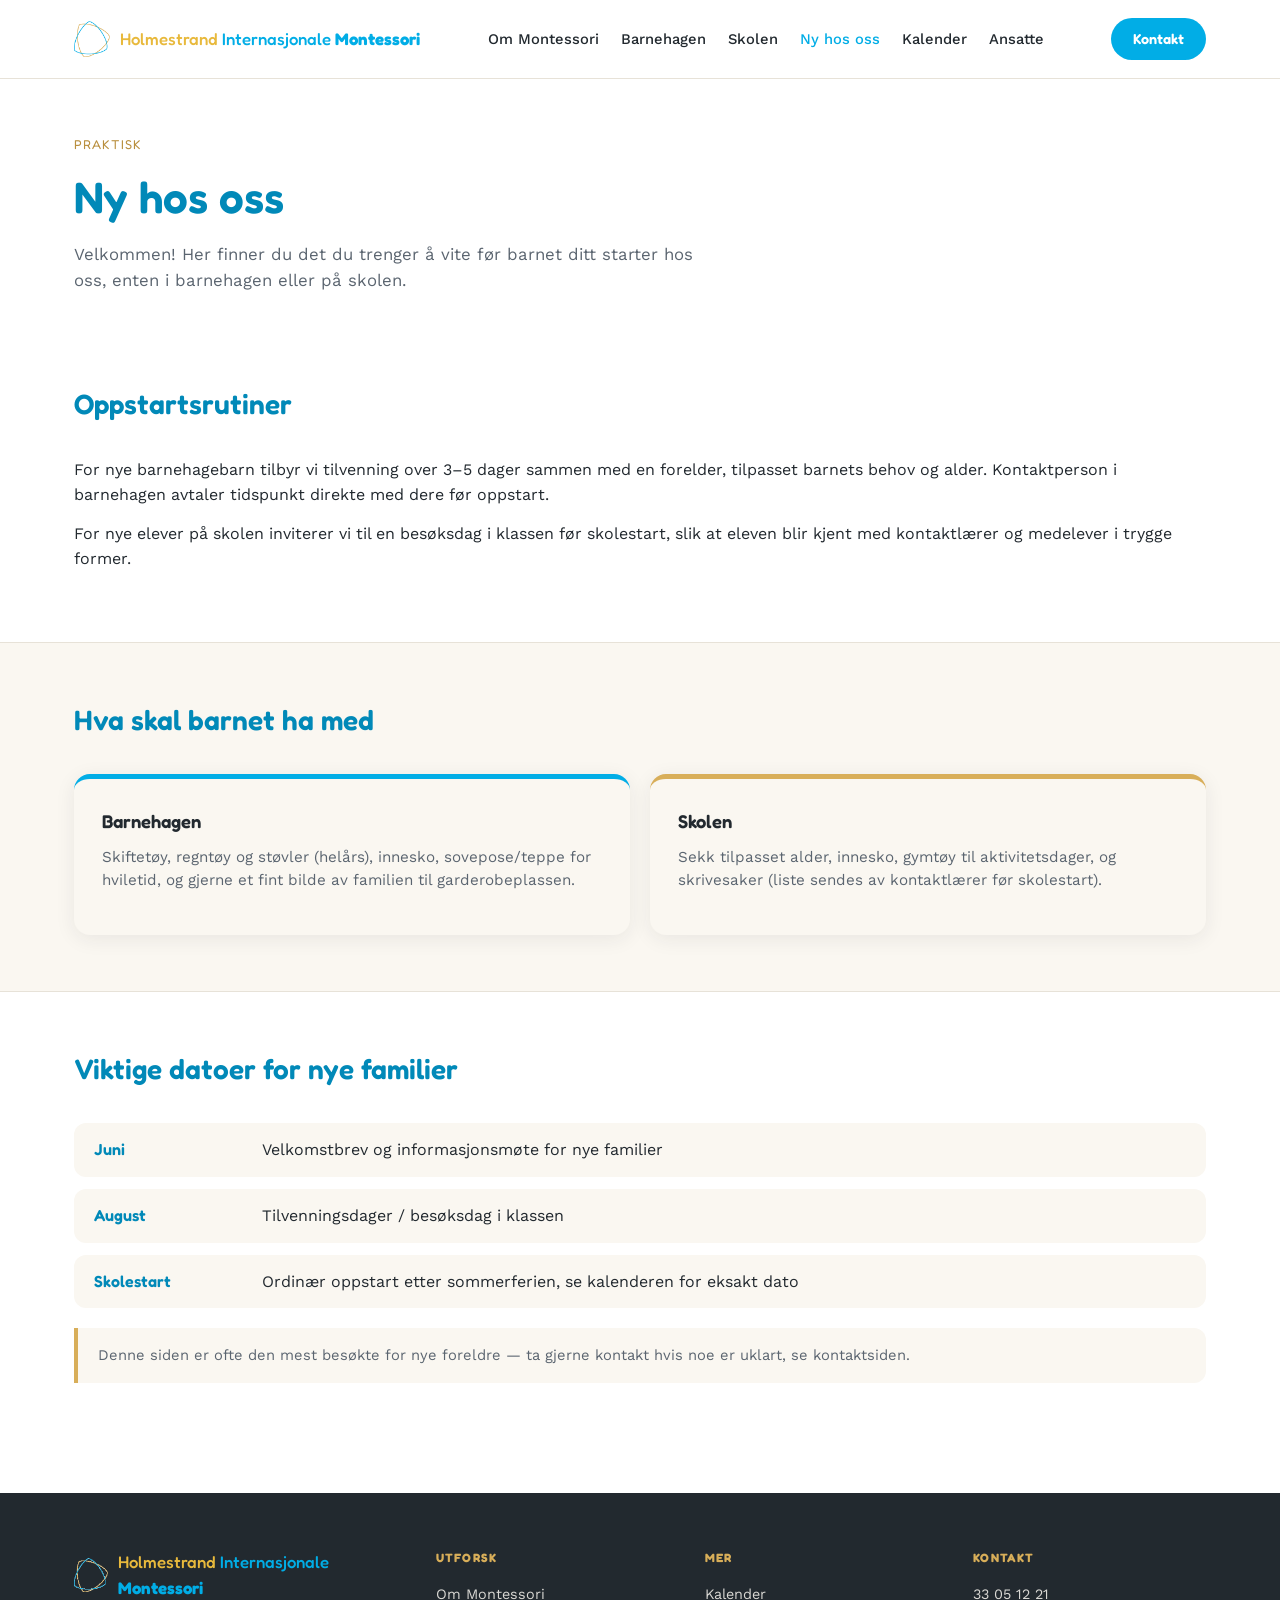
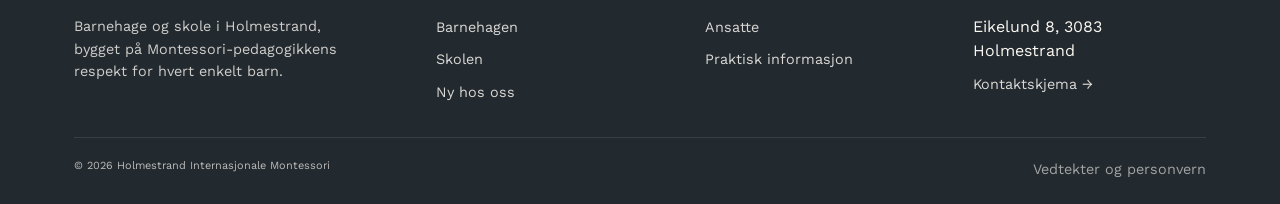
<file: ny-hos-oss.html>
<!DOCTYPE html>
<html lang="no">
<head>
<meta charset="UTF-8">
<meta name="viewport" content="width=device-width, initial-scale=1.0">
<title>Ny hos oss — Holmestrand Internasjonale Montessori</title>
<meta name="description" content="Praktisk informasjon for nye familier: oppstartsrutiner, hva barnet skal ha med og viktige datoer.">
<link rel="icon" type="image/png" sizes="32x32" href="Bilder/favicon-32.png">
<link rel="icon" type="image/png" sizes="16x16" href="Bilder/favicon-16.png">
<link rel="apple-touch-icon" sizes="180x180" href="Bilder/favicon-180.png">
<link rel="preconnect" href="https://fonts.googleapis.com">
<link rel="preconnect" href="https://fonts.gstatic.com" crossorigin>
<link href="https://fonts.googleapis.com/css2?family=Fredoka:wght@500;600;700&family=Work+Sans:wght@400;500;600&display=swap" rel="stylesheet">
<link rel="stylesheet" href="css/style.css">
</head>
<body data-page="ny-hos-oss">

<div id="site-header"></div>

<div class="wrap page-hero">
  <span class="eyebrow">Praktisk</span>
  <h1>Ny hos oss</h1>
  <p class="lede">Velkommen! Her finner du det du trenger å vite før barnet ditt starter hos oss, enten i barnehagen eller på skolen.</p>
</div>

<section class="section">
  <div class="wrap">
    <div class="section-head">
      <h2>Oppstartsrutiner</h2>
    </div>
    <p>For nye barnehagebarn tilbyr vi tilvenning over 3–5 dager sammen med en forelder, tilpasset barnets behov og alder. Kontaktperson i barnehagen avtaler tidspunkt direkte med dere før oppstart.</p>
    <p>For nye elever på skolen inviterer vi til en besøksdag i klassen før skolestart, slik at eleven blir kjent med kontaktlærer og medelever i trygge former.</p>
  </div>
</section>

<section class="section section-warm">
  <div class="wrap">
    <div class="section-head">
      <h2>Hva skal barnet ha med</h2>
    </div>
    <div class="card-row">
      <div class="card">
        <h3>Barnehagen</h3>
        <p>Skiftetøy, regntøy og støvler (helårs), innesko, sovepose/teppe for hviletid, og gjerne et fint bilde av familien til garderobeplassen.</p>
      </div>
      <div class="card amber">
        <h3>Skolen</h3>
        <p>Sekk tilpasset alder, innesko, gymtøy til aktivitetsdager, og skrivesaker (liste sendes av kontaktlærer før skolestart).</p>
      </div>
    </div>
  </div>
</section>

<section class="section">
  <div class="wrap">
    <div class="section-head">
      <h2>Viktige datoer for nye familier</h2>
    </div>
    <div class="cal-list">
      <div class="cal-row"><span class="cal-date">Juni</span><span>Velkomstbrev og informasjonsmøte for nye familier</span></div>
      <div class="cal-row"><span class="cal-date">August</span><span>Tilvenningsdager / besøksdag i klassen</span></div>
      <div class="cal-row"><span class="cal-date">Skolestart</span><span>Ordinær oppstart etter sommerferien, se <a href="kalender.html">kalenderen</a> for eksakt dato</span></div>
    </div>
    <p class="note" style="margin-top:20px;">Denne siden er ofte den mest besøkte for nye foreldre — ta gjerne kontakt hvis noe er uklart, se <a href="kontakt.html">kontaktsiden</a>.</p>
  </div>
</section>

<div id="site-footer"></div>
<script src="js/main.js"></script>
</body>
</html>
</file>
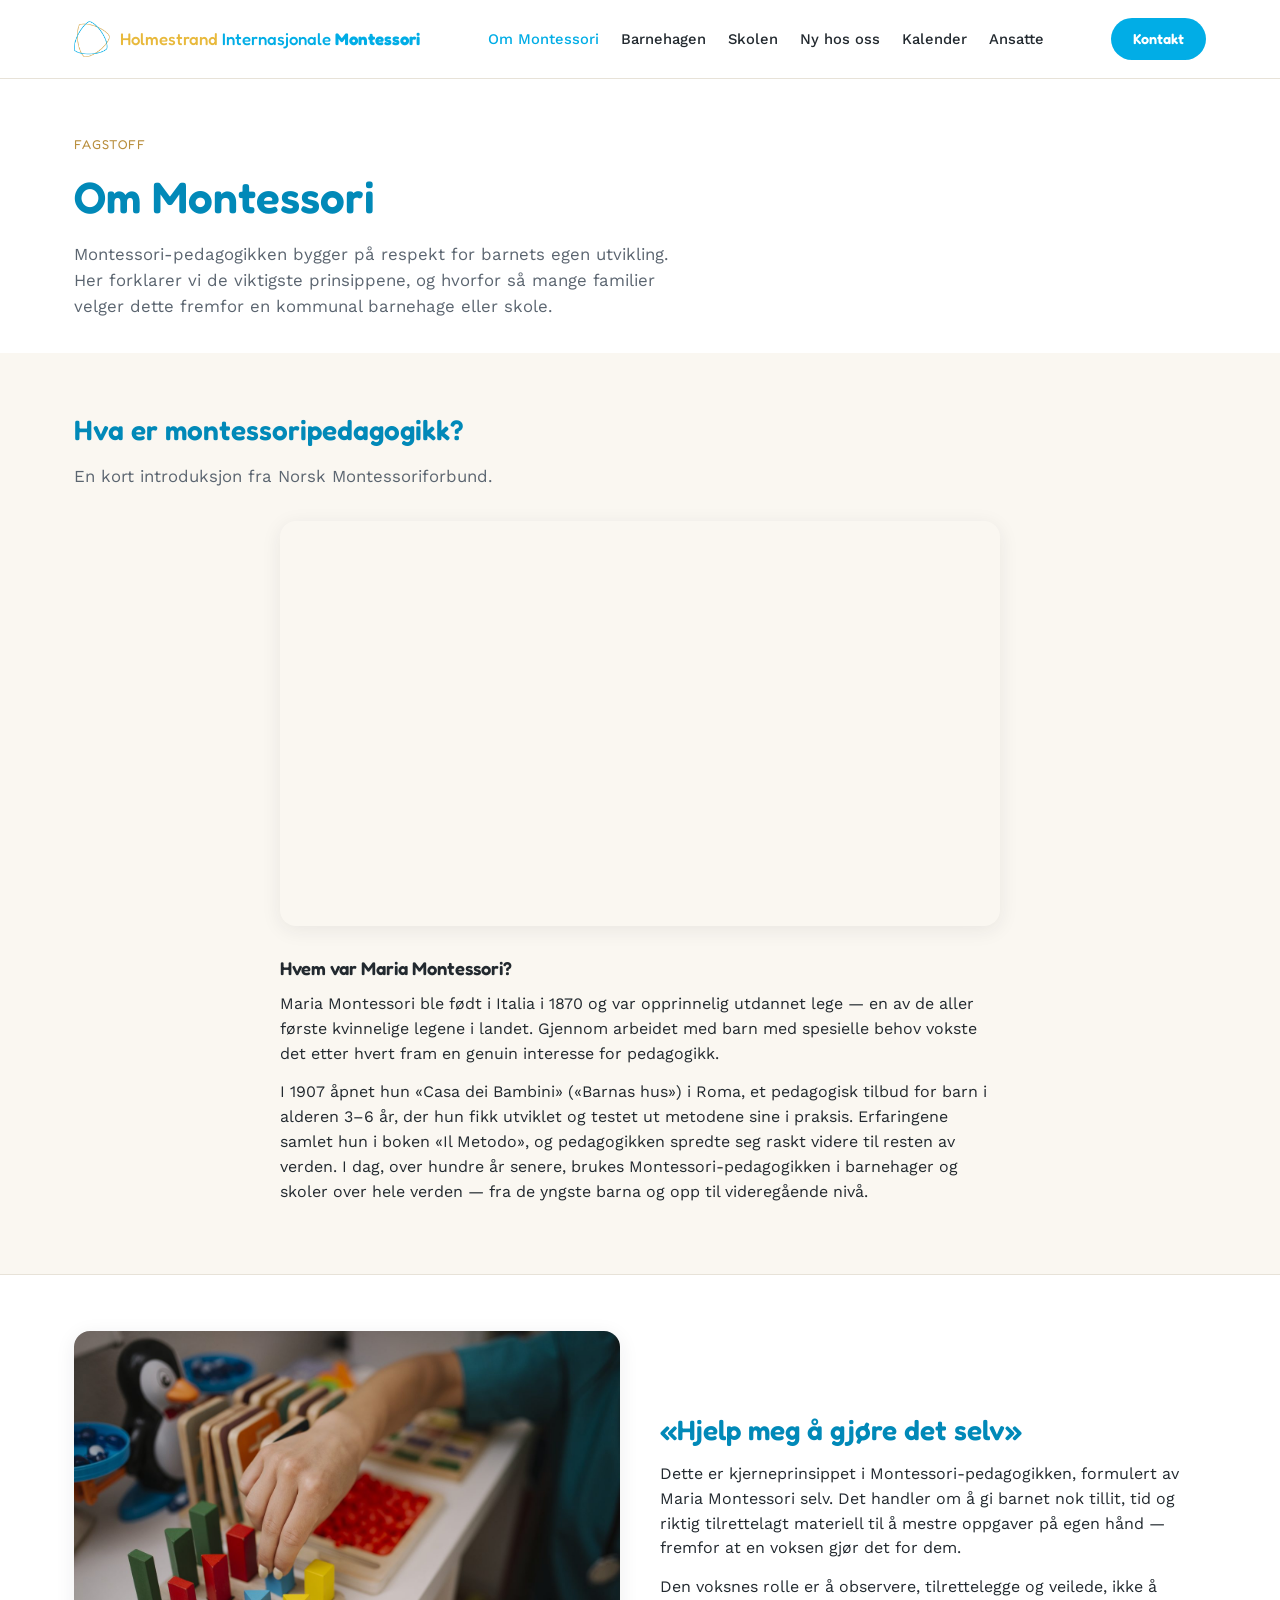
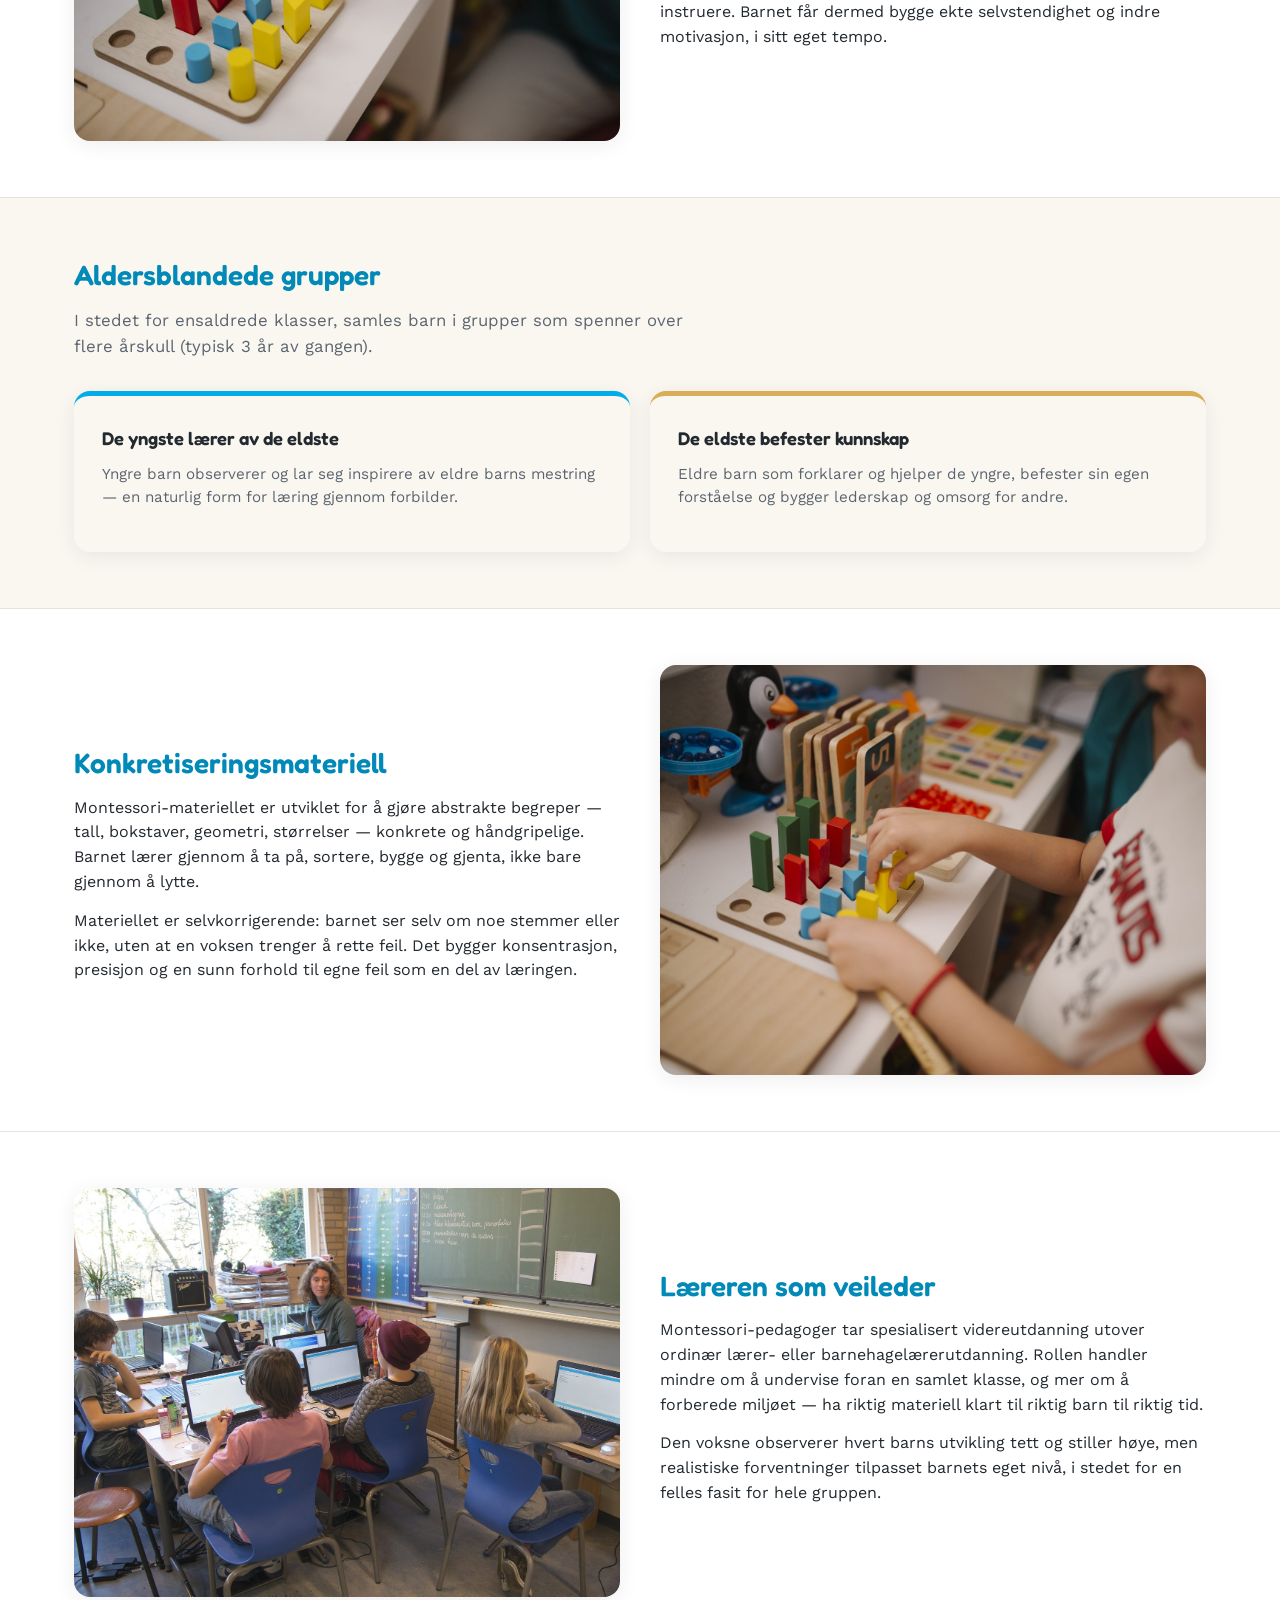
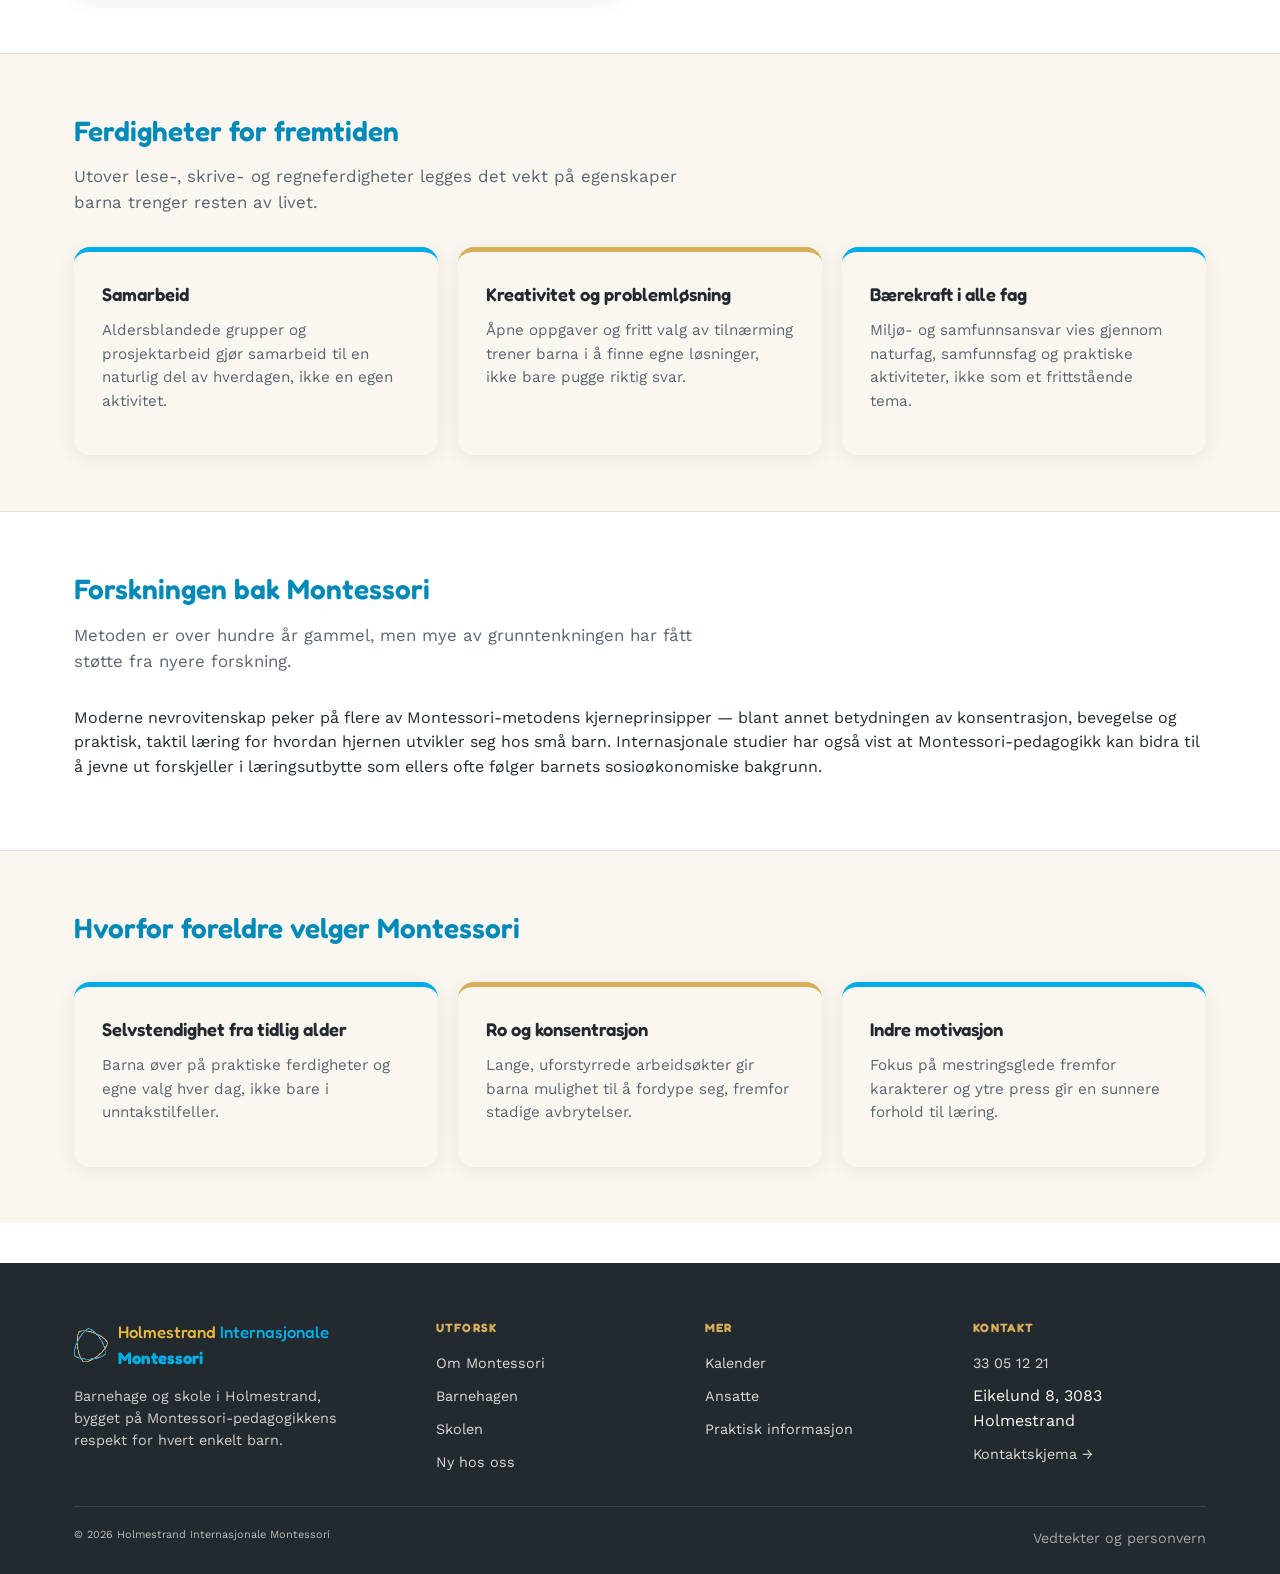
<file: om-montessori.html>
<!DOCTYPE html>
<html lang="no">
<head>
<meta charset="UTF-8">
<meta name="viewport" content="width=device-width, initial-scale=1.0">
<title>Om Montessori — Holmestrand Internasjonale Montessori</title>
<meta name="description" content="Montessori-pedagogikken forklart: hjelp meg å gjøre det selv, aldersblandede grupper og konkretiseringsmateriell.">
<link rel="icon" type="image/png" sizes="32x32" href="Bilder/favicon-32.png">
<link rel="icon" type="image/png" sizes="16x16" href="Bilder/favicon-16.png">
<link rel="apple-touch-icon" sizes="180x180" href="Bilder/favicon-180.png">
<link rel="preconnect" href="https://fonts.googleapis.com">
<link rel="preconnect" href="https://fonts.gstatic.com" crossorigin>
<link href="https://fonts.googleapis.com/css2?family=Fredoka:wght@500;600;700&family=Work+Sans:wght@400;500;600&display=swap" rel="stylesheet">
<link rel="stylesheet" href="css/style.css">
</head>
<body data-page="om-montessori">

<div id="site-header"></div>

<div class="wrap page-hero">
  <span class="eyebrow">Fagstoff</span>
  <h1>Om Montessori</h1>
  <p class="lede">Montessori-pedagogikken bygger på respekt for barnets egen utvikling. Her forklarer vi de viktigste prinsippene, og hvorfor så mange familier velger dette fremfor en kommunal barnehage eller skole.</p>
</div>

<section class="section section-warm">
  <div class="wrap">
    <div class="section-head">
      <h2>Hva er montessoripedagogikk?</h2>
      <p class="lede">En kort introduksjon fra Norsk Montessoriforbund.</p>
    </div>
    <div class="video-embed">
      <iframe src="https://www.youtube-nocookie.com/embed/Z75fvGzNsR8" title="Hva er montessoripedagogikk? — Montessori Norge" loading="lazy" allow="accelerometer; autoplay; clipboard-write; encrypted-media; gyroscope; picture-in-picture" allowfullscreen></iframe>
    </div>
    <div style="max-width:720px; margin:28px auto 0;">
      <h3 style="margin-bottom:10px;">Hvem var Maria Montessori?</h3>
      <p>Maria Montessori ble født i Italia i 1870 og var opprinnelig utdannet lege — en av de aller første kvinnelige legene i landet. Gjennom arbeidet med barn med spesielle behov vokste det etter hvert fram en genuin interesse for pedagogikk.</p>
      <p>I 1907 åpnet hun «Casa dei Bambini» («Barnas hus») i Roma, et pedagogisk tilbud for barn i alderen 3–6 år, der hun fikk utviklet og testet ut metodene sine i praksis. Erfaringene samlet hun i boken «Il Metodo», og pedagogikken spredte seg raskt videre til resten av verden. I dag, over hundre år senere, brukes Montessori-pedagogikken i barnehager og skoler over hele verden — fra de yngste barna og opp til videregående nivå.</p>
    </div>
  </div>
</section>

<section class="section">
  <div class="wrap split-block">
    <img src="Bilder/gallery-konkretiseringsmateriell.jpg" alt="Barn utforsker konkretiseringsmateriell">
    <div>
      <h2>«Hjelp meg å gjøre det selv»</h2>
      <p>Dette er kjerneprinsippet i Montessori-pedagogikken, formulert av Maria Montessori selv. Det handler om å gi barnet nok tillit, tid og riktig tilrettelagt materiell til å mestre oppgaver på egen hånd — fremfor at en voksen gjør det for dem.</p>
      <p>Den voksnes rolle er å observere, tilrettelegge og veilede, ikke å instruere. Barnet får dermed bygge ekte selvstendighet og indre motivasjon, i sitt eget tempo.</p>
    </div>
  </div>
</section>

<section class="section section-warm">
  <div class="wrap">
    <div class="section-head">
      <h2>Aldersblandede grupper</h2>
      <p class="lede">I stedet for ensaldrede klasser, samles barn i grupper som spenner over flere årskull (typisk 3 år av gangen).</p>
    </div>
    <div class="card-row">
      <div class="card">
        <h3>De yngste lærer av de eldste</h3>
        <p>Yngre barn observerer og lar seg inspirere av eldre barns mestring — en naturlig form for læring gjennom forbilder.</p>
      </div>
      <div class="card amber">
        <h3>De eldste befester kunnskap</h3>
        <p>Eldre barn som forklarer og hjelper de yngre, befester sin egen forståelse og bygger lederskap og omsorg for andre.</p>
      </div>
    </div>
  </div>
</section>

<section class="section">
  <div class="wrap split-block reverse">
    <img src="Bilder/gallery-barnehageavdeling.jpg" alt="Barn arbeider med konkretiseringsmateriell">
    <div>
      <h2>Konkretiseringsmateriell</h2>
      <p>Montessori-materiellet er utviklet for å gjøre abstrakte begreper — tall, bokstaver, geometri, størrelser — konkrete og håndgripelige. Barnet lærer gjennom å ta på, sortere, bygge og gjenta, ikke bare gjennom å lytte.</p>
      <p>Materiellet er selvkorrigerende: barnet ser selv om noe stemmer eller ikke, uten at en voksen trenger å rette feil. Det bygger konsentrasjon, presisjon og en sunn forhold til egne feil som en del av læringen.</p>
    </div>
  </div>
</section>

<section class="section">
  <div class="wrap split-block">
    <img src="Bilder/gallery-skolehverdag-klasserom.jpg" alt="Voksen som veileder elever">
    <div>
      <h2>Læreren som veileder</h2>
      <p>Montessori-pedagoger tar spesialisert videreutdanning utover ordinær lærer- eller barnehagelærerutdanning. Rollen handler mindre om å undervise foran en samlet klasse, og mer om å forberede miljøet — ha riktig materiell klart til riktig barn til riktig tid.</p>
      <p>Den voksne observerer hvert barns utvikling tett og stiller høye, men realistiske forventninger tilpasset barnets eget nivå, i stedet for en felles fasit for hele gruppen.</p>
    </div>
  </div>
</section>

<section class="section section-warm">
  <div class="wrap">
    <div class="section-head">
      <h2>Ferdigheter for fremtiden</h2>
      <p class="lede">Utover lese-, skrive- og regneferdigheter legges det vekt på egenskaper barna trenger resten av livet.</p>
    </div>
    <div class="card-row">
      <div class="card">
        <h3>Samarbeid</h3>
        <p>Aldersblandede grupper og prosjektarbeid gjør samarbeid til en naturlig del av hverdagen, ikke en egen aktivitet.</p>
      </div>
      <div class="card amber">
        <h3>Kreativitet og problemløsning</h3>
        <p>Åpne oppgaver og fritt valg av tilnærming trener barna i å finne egne løsninger, ikke bare pugge riktig svar.</p>
      </div>
      <div class="card">
        <h3>Bærekraft i alle fag</h3>
        <p>Miljø- og samfunnsansvar vies gjennom naturfag, samfunnsfag og praktiske aktiviteter, ikke som et frittstående tema.</p>
      </div>
    </div>
  </div>
</section>

<section class="section">
  <div class="wrap">
    <div class="section-head">
      <h2>Forskningen bak Montessori</h2>
      <p class="lede">Metoden er over hundre år gammel, men mye av grunntenkningen har fått støtte fra nyere forskning.</p>
    </div>
    <p>Moderne nevrovitenskap peker på flere av Montessori-metodens kjerneprinsipper — blant annet betydningen av konsentrasjon, bevegelse og praktisk, taktil læring for hvordan hjernen utvikler seg hos små barn. Internasjonale studier har også vist at Montessori-pedagogikk kan bidra til å jevne ut forskjeller i læringsutbytte som ellers ofte følger barnets sosioøkonomiske bakgrunn.</p>
  </div>
</section>

<section class="section section-warm">
  <div class="wrap">
    <div class="section-head">
      <h2>Hvorfor foreldre velger Montessori</h2>
    </div>
    <div class="card-row">
      <div class="card">
        <h3>Selvstendighet fra tidlig alder</h3>
        <p>Barna øver på praktiske ferdigheter og egne valg hver dag, ikke bare i unntakstilfeller.</p>
      </div>
      <div class="card amber">
        <h3>Ro og konsentrasjon</h3>
        <p>Lange, uforstyrrede arbeidsøkter gir barna mulighet til å fordype seg, fremfor stadige avbrytelser.</p>
      </div>
      <div class="card">
        <h3>Indre motivasjon</h3>
        <p>Fokus på mestringsglede fremfor karakterer og ytre press gir en sunnere forhold til læring.</p>
      </div>
    </div>
  </div>
</section>

<div id="site-footer"></div>
<script src="js/main.js"></script>
</body>
</html>
</file>
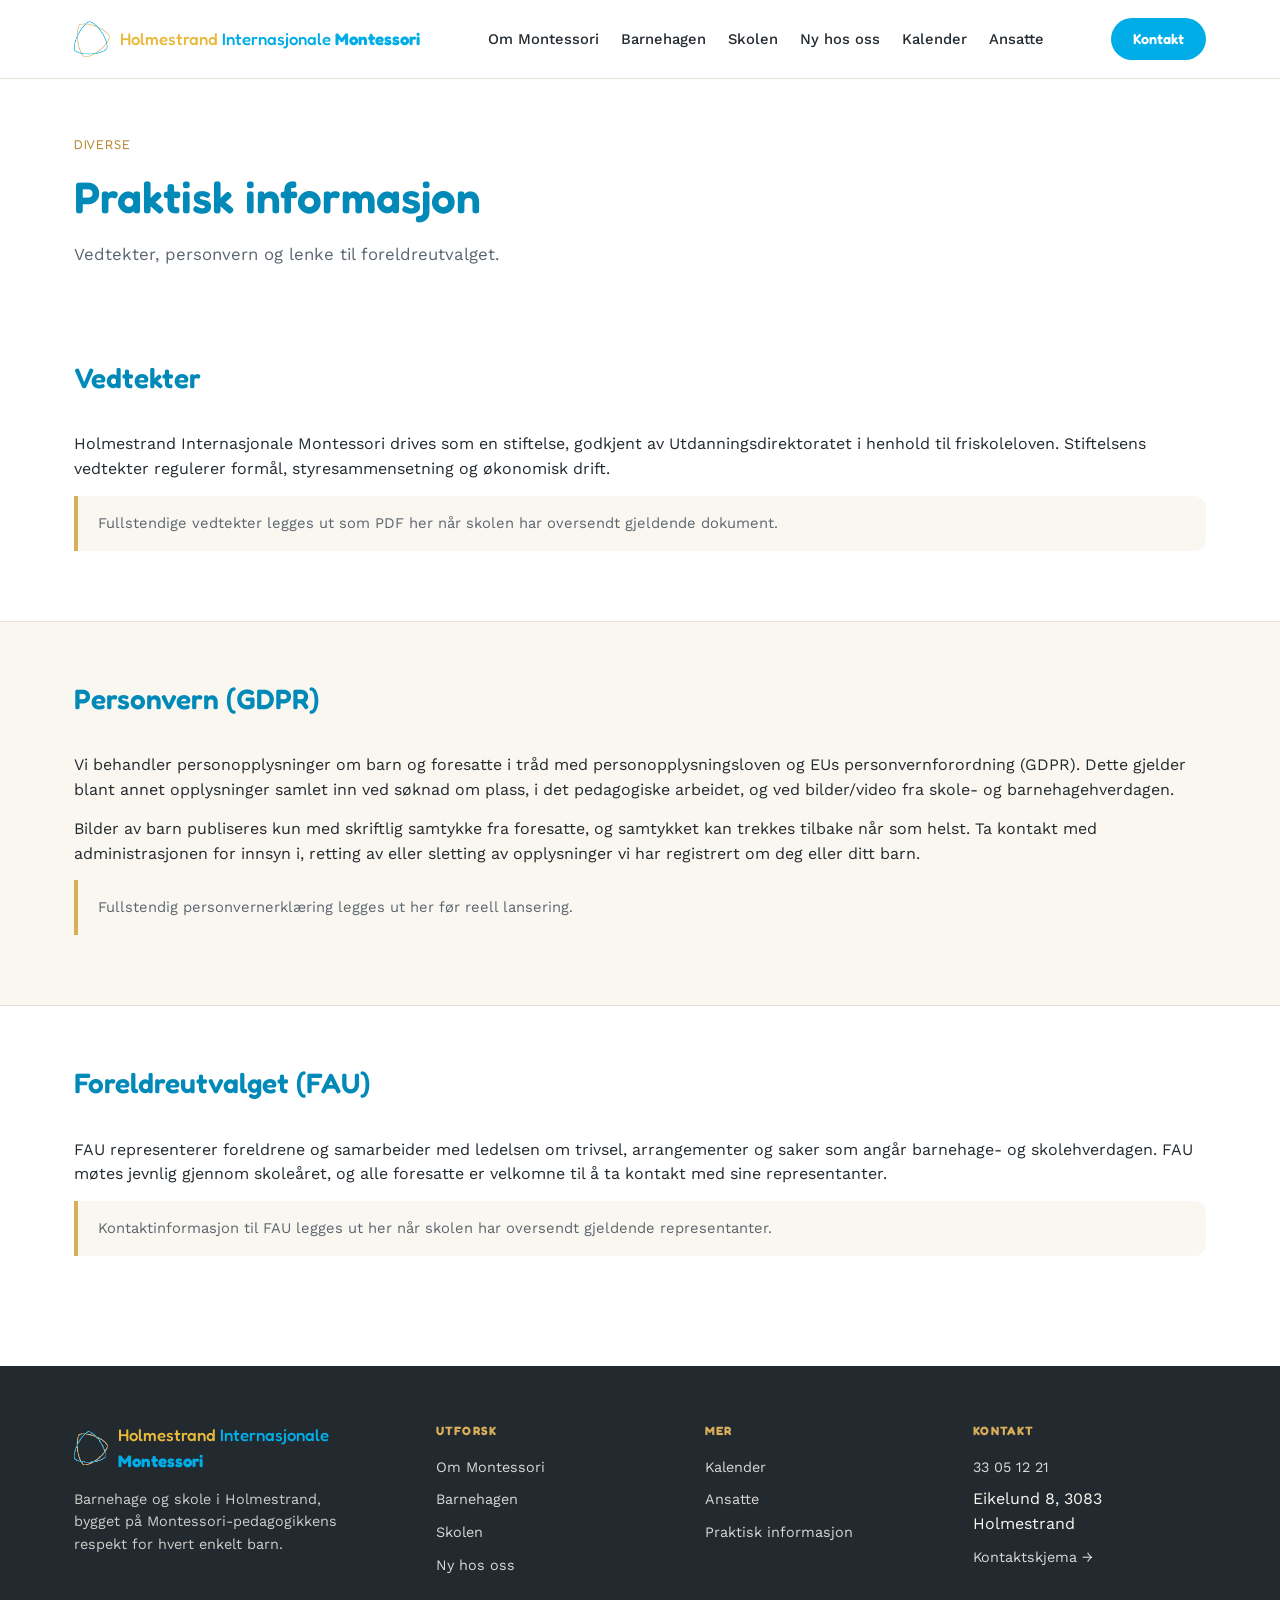
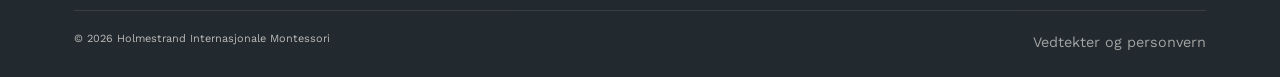
<file: praktisk-informasjon.html>
<!DOCTYPE html>
<html lang="no">
<head>
<meta charset="UTF-8">
<meta name="viewport" content="width=device-width, initial-scale=1.0">
<title>Praktisk informasjon — Holmestrand Internasjonale Montessori</title>
<meta name="description" content="Vedtekter, personvern/GDPR og lenke til foreldreutvalget (FAU).">
<link rel="icon" type="image/png" sizes="32x32" href="Bilder/favicon-32.png">
<link rel="icon" type="image/png" sizes="16x16" href="Bilder/favicon-16.png">
<link rel="apple-touch-icon" sizes="180x180" href="Bilder/favicon-180.png">
<link rel="preconnect" href="https://fonts.googleapis.com">
<link rel="preconnect" href="https://fonts.gstatic.com" crossorigin>
<link href="https://fonts.googleapis.com/css2?family=Fredoka:wght@500;600;700&family=Work+Sans:wght@400;500;600&display=swap" rel="stylesheet">
<link rel="stylesheet" href="css/style.css">
</head>
<body data-page="praktisk-informasjon">

<div id="site-header"></div>

<div class="wrap page-hero">
  <span class="eyebrow">Diverse</span>
  <h1>Praktisk informasjon</h1>
  <p class="lede">Vedtekter, personvern og lenke til foreldreutvalget.</p>
</div>

<section class="section">
  <div class="wrap">
    <div class="section-head">
      <h2>Vedtekter</h2>
    </div>
    <p>Holmestrand Internasjonale Montessori drives som en stiftelse, godkjent av Utdanningsdirektoratet i henhold til friskoleloven. Stiftelsens vedtekter regulerer formål, styresammensetning og økonomisk drift.</p>
    <p class="note">Fullstendige vedtekter legges ut som PDF her når skolen har oversendt gjeldende dokument.</p>
  </div>
</section>

<section class="section section-warm">
  <div class="wrap">
    <div class="section-head">
      <h2>Personvern (GDPR)</h2>
    </div>
    <p>Vi behandler personopplysninger om barn og foresatte i tråd med personopplysningsloven og EUs personvernforordning (GDPR). Dette gjelder blant annet opplysninger samlet inn ved søknad om plass, i det pedagogiske arbeidet, og ved bilder/video fra skole- og barnehagehverdagen.</p>
    <p>Bilder av barn publiseres kun med skriftlig samtykke fra foresatte, og samtykket kan trekkes tilbake når som helst. Ta kontakt med administrasjonen for innsyn i, retting av eller sletting av opplysninger vi har registrert om deg eller ditt barn.</p>
    <p class="note">Fullstendig personvernerklæring legges ut her før reell lansering.</p>
  </div>
</section>

<section class="section">
  <div class="wrap">
    <div class="section-head">
      <h2>Foreldreutvalget (FAU)</h2>
    </div>
    <p>FAU representerer foreldrene og samarbeider med ledelsen om trivsel, arrangementer og saker som angår barnehage- og skolehverdagen. FAU møtes jevnlig gjennom skoleåret, og alle foresatte er velkomne til å ta kontakt med sine representanter.</p>
    <p class="note">Kontaktinformasjon til FAU legges ut her når skolen har oversendt gjeldende representanter.</p>
  </div>
</section>

<div id="site-footer"></div>
<script src="js/main.js"></script>
</body>
</html>
</file>
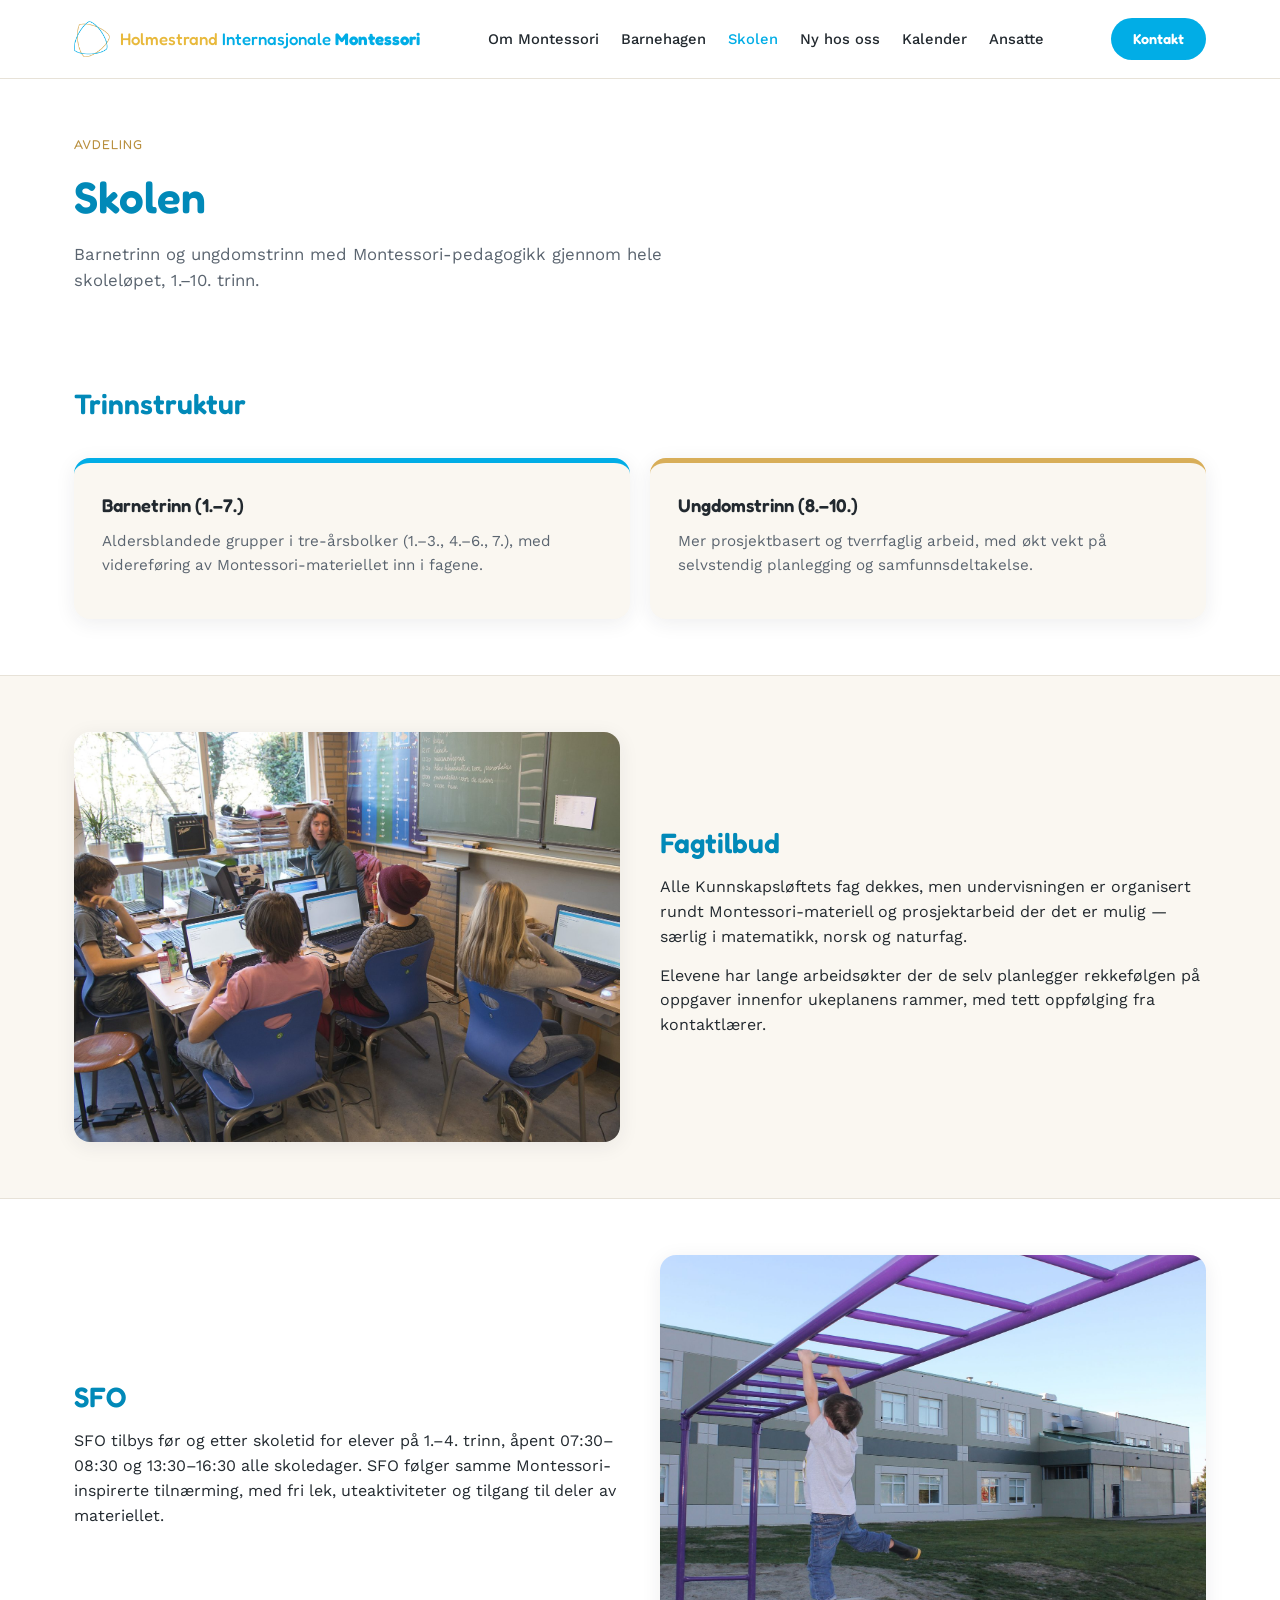
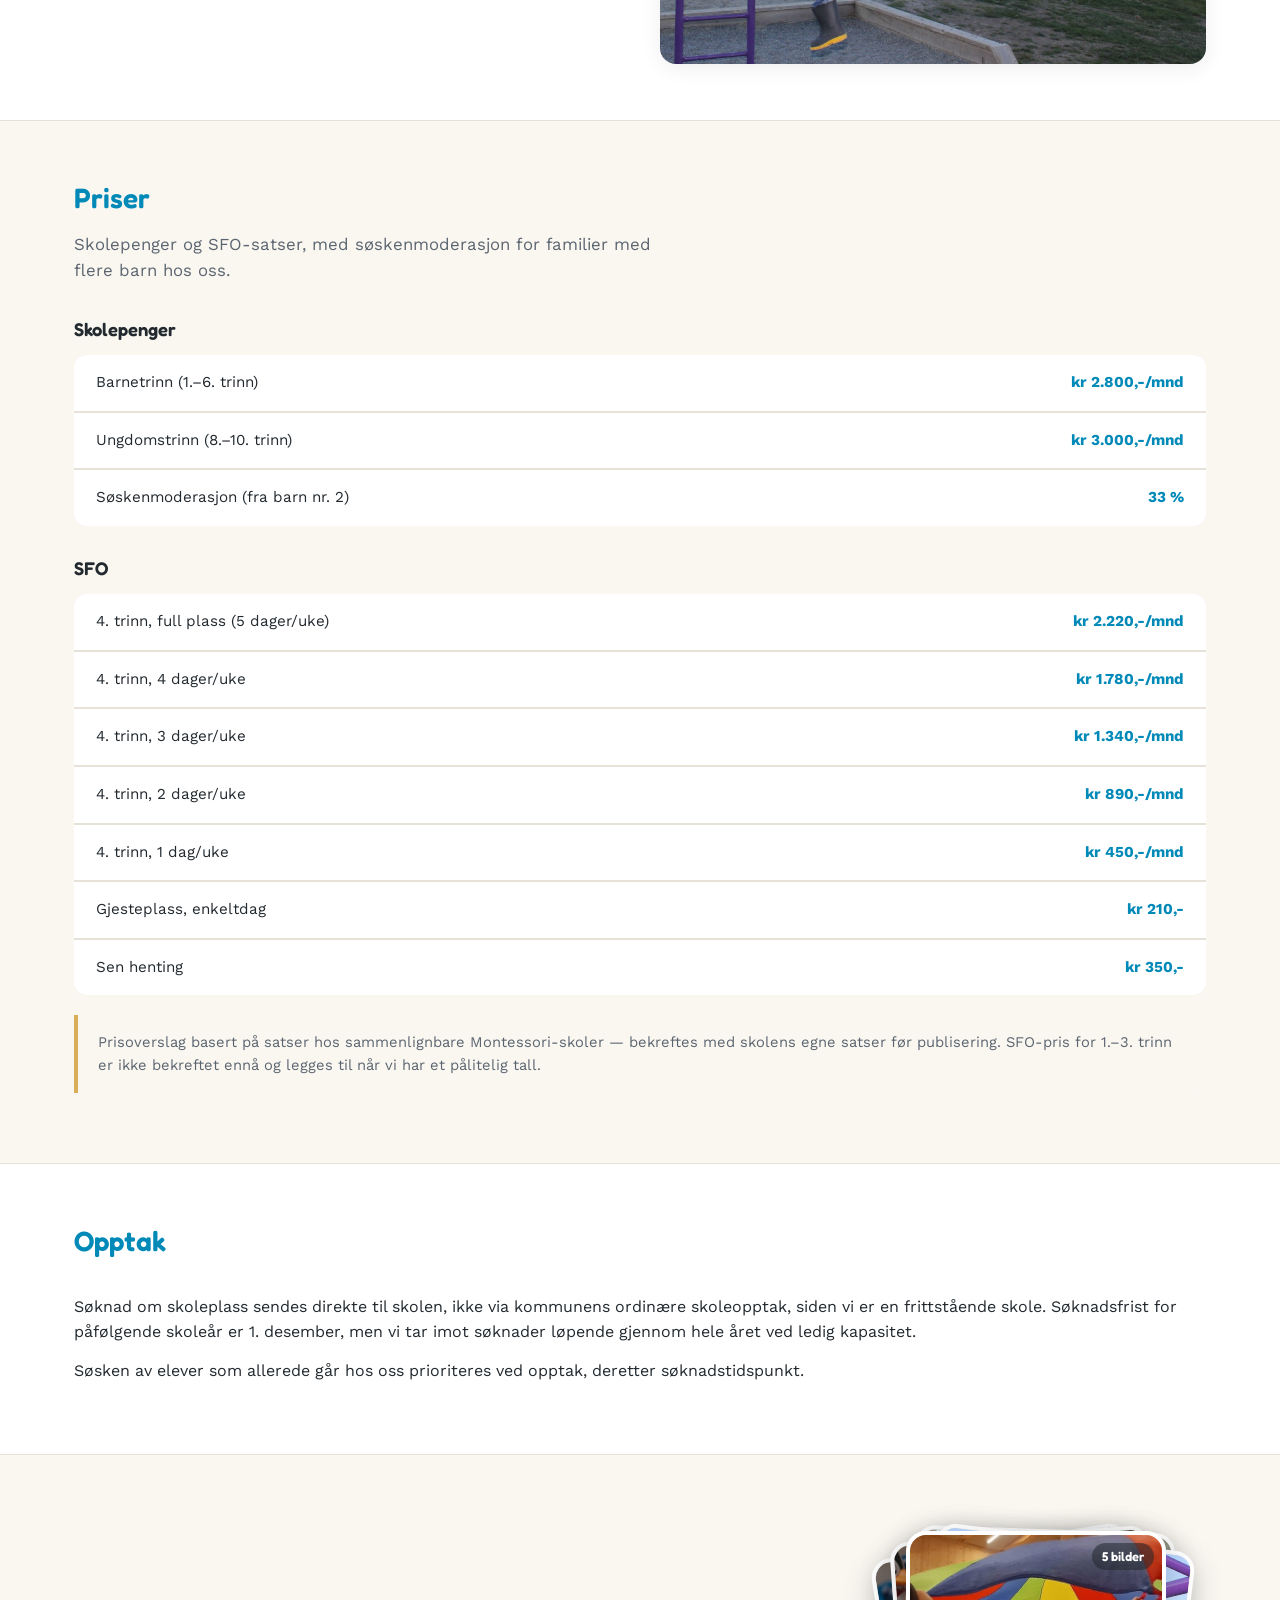
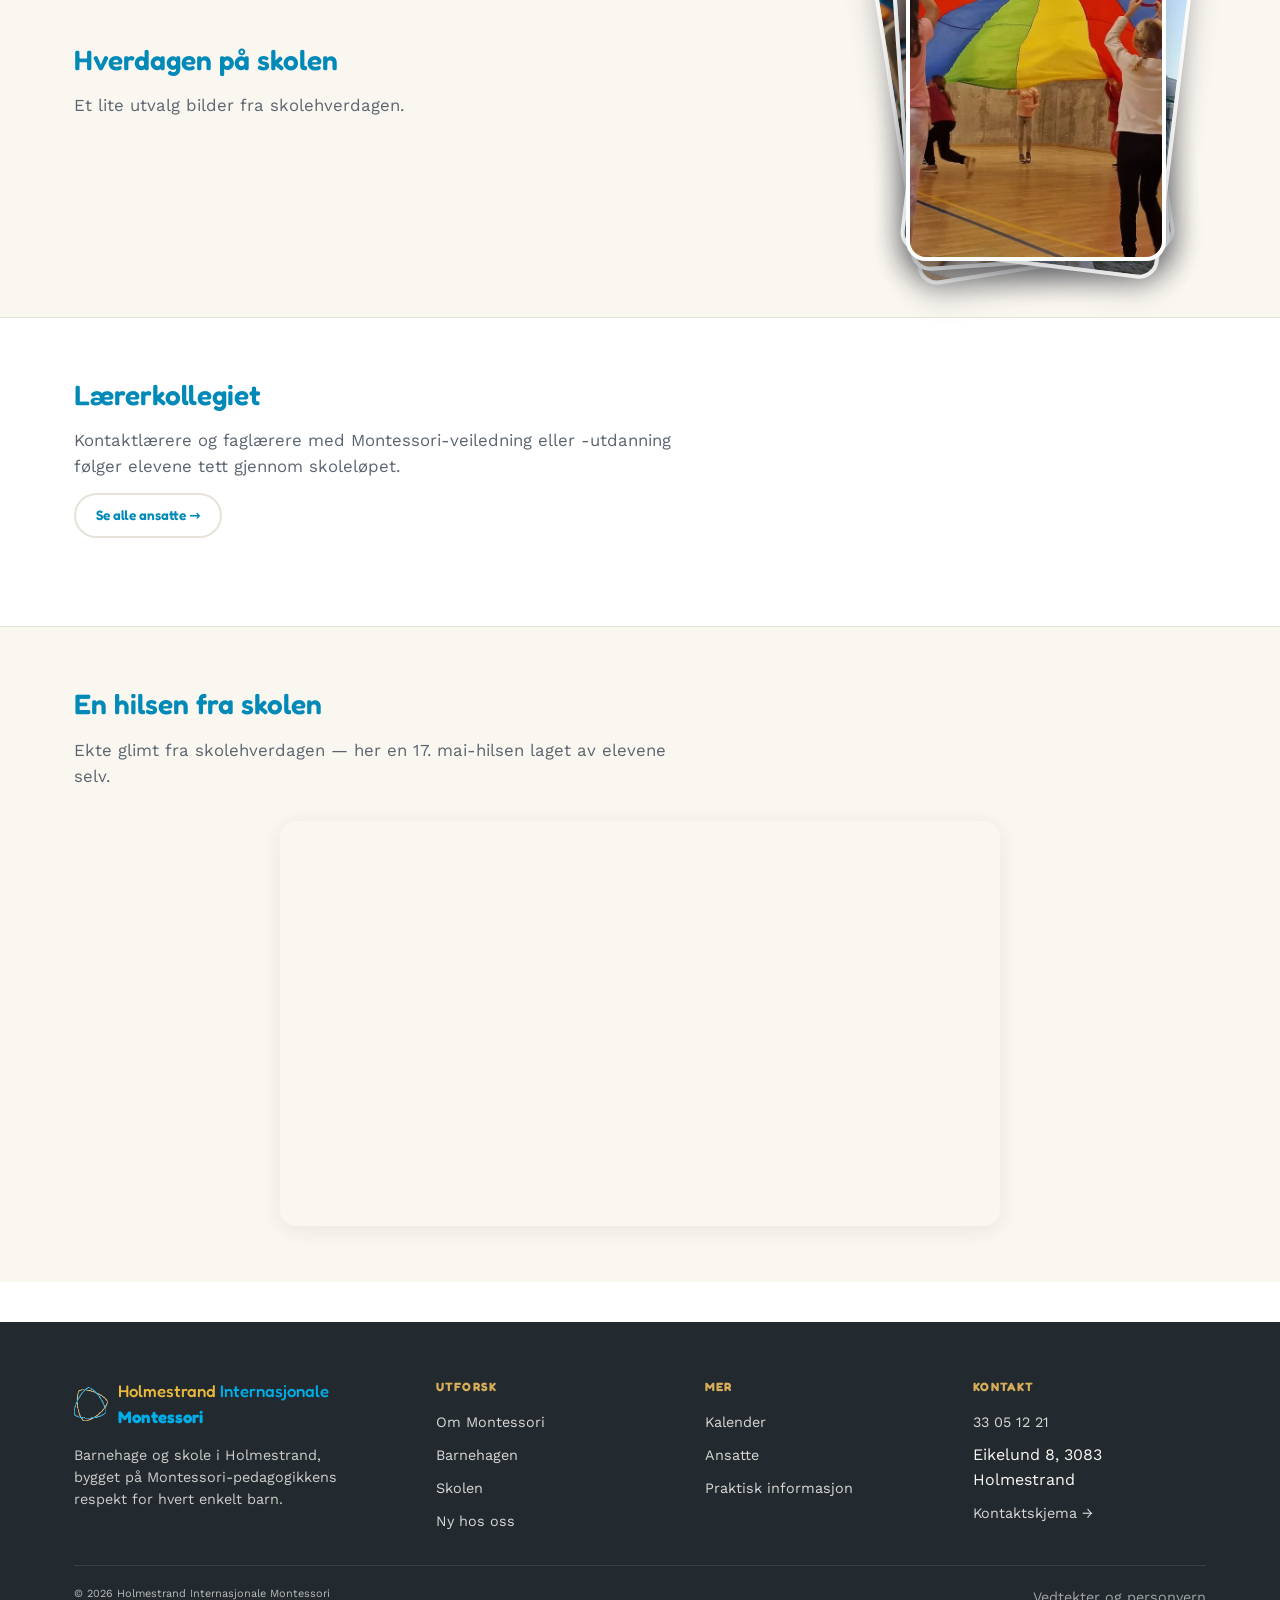
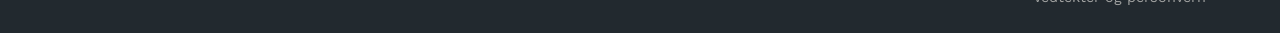
<file: skolen.html>
<!DOCTYPE html>
<html lang="no">
<head>
<meta charset="UTF-8">
<meta name="viewport" content="width=device-width, initial-scale=1.0">
<title>Skolen — Holmestrand Internasjonale Montessori</title>
<meta name="description" content="Trinnstruktur, fagtilbud, SFO og opptak ved Montessori-skolen i Holmestrand.">
<link rel="icon" type="image/png" sizes="32x32" href="Bilder/favicon-32.png">
<link rel="icon" type="image/png" sizes="16x16" href="Bilder/favicon-16.png">
<link rel="apple-touch-icon" sizes="180x180" href="Bilder/favicon-180.png">
<link rel="preconnect" href="https://fonts.googleapis.com">
<link rel="preconnect" href="https://fonts.gstatic.com" crossorigin>
<link href="https://fonts.googleapis.com/css2?family=Fredoka:wght@500;600;700&family=Work+Sans:wght@400;500;600&display=swap" rel="stylesheet">
<link rel="stylesheet" href="css/style.css">
</head>
<body data-page="skolen">

<div id="site-header"></div>

<div class="wrap page-hero">
  <span class="eyebrow">Avdeling</span>
  <h1>Skolen</h1>
  <p class="lede">Barnetrinn og ungdomstrinn med Montessori-pedagogikk gjennom hele skoleløpet, 1.–10. trinn.</p>
</div>

<section class="section">
  <div class="wrap">
    <div class="section-head">
      <h2>Trinnstruktur</h2>
    </div>
    <div class="card-row">
      <div class="card">
        <h3>Barnetrinn (1.–7.)</h3>
        <p>Aldersblandede grupper i tre-årsbolker (1.–3., 4.–6., 7.), med videreføring av Montessori-materiellet inn i fagene.</p>
      </div>
      <div class="card amber">
        <h3>Ungdomstrinn (8.–10.)</h3>
        <p>Mer prosjektbasert og tverrfaglig arbeid, med økt vekt på selvstendig planlegging og samfunnsdeltakelse.</p>
      </div>
    </div>
  </div>
</section>

<section class="section section-warm">
  <div class="wrap split-block">
    <img src="Bilder/gallery-skolehverdag-klasserom.jpg" alt="Elever i klasserommet">
    <div>
      <h2>Fagtilbud</h2>
      <p>Alle Kunnskapsløftets fag dekkes, men undervisningen er organisert rundt Montessori-materiell og prosjektarbeid der det er mulig — særlig i matematikk, norsk og naturfag.</p>
      <p>Elevene har lange arbeidsøkter der de selv planlegger rekkefølgen på oppgaver innenfor ukeplanens rammer, med tett oppfølging fra kontaktlærer.</p>
    </div>
  </div>
</section>

<section class="section">
  <div class="wrap split-block reverse">
    <img src="Bilder/gallery-lek-utetid.jpg" alt="Barn i lek ute i skolegården">
    <div>
      <h2>SFO</h2>
      <p>SFO tilbys før og etter skoletid for elever på 1.–4. trinn, åpent 07:30–08:30 og 13:30–16:30 alle skoledager. SFO følger samme Montessori-inspirerte tilnærming, med fri lek, uteaktiviteter og tilgang til deler av materiellet.</p>
    </div>
  </div>
</section>

<section class="section section-warm">
  <div class="wrap">
    <div class="section-head">
      <h2>Priser</h2>
      <p class="lede">Skolepenger og SFO-satser, med søskenmoderasjon for familier med flere barn hos oss.</p>
    </div>
    <h3 style="margin-bottom:12px;">Skolepenger</h3>
    <div class="price-list">
      <div class="price-row"><span>Barnetrinn (1.–6. trinn)</span><strong>kr 2.800,-/mnd</strong></div>
      <div class="price-row"><span>Ungdomstrinn (8.–10. trinn)</span><strong>kr 3.000,-/mnd</strong></div>
      <div class="price-row"><span>Søskenmoderasjon (fra barn nr. 2)</span><strong>33 %</strong></div>
    </div>
    <h3 style="margin:28px 0 12px;">SFO</h3>
    <div class="price-list">
      <div class="price-row"><span>4. trinn, full plass (5 dager/uke)</span><strong>kr 2.220,-/mnd</strong></div>
      <div class="price-row"><span>4. trinn, 4 dager/uke</span><strong>kr 1.780,-/mnd</strong></div>
      <div class="price-row"><span>4. trinn, 3 dager/uke</span><strong>kr 1.340,-/mnd</strong></div>
      <div class="price-row"><span>4. trinn, 2 dager/uke</span><strong>kr 890,-/mnd</strong></div>
      <div class="price-row"><span>4. trinn, 1 dag/uke</span><strong>kr 450,-/mnd</strong></div>
      <div class="price-row"><span>Gjesteplass, enkeltdag</span><strong>kr 210,-</strong></div>
      <div class="price-row"><span>Sen henting</span><strong>kr 350,-</strong></div>
    </div>
    <p class="note" style="margin-top:20px;">Prisoverslag basert på satser hos sammenlignbare Montessori-skoler — bekreftes med skolens egne satser før publisering. SFO-pris for 1.–3. trinn er ikke bekreftet ennå og legges til når vi har et pålitelig tall.</p>
  </div>
</section>

<section class="section">
  <div class="wrap">
    <div class="section-head">
      <h2>Opptak</h2>
    </div>
    <p>Søknad om skoleplass sendes direkte til skolen, ikke via kommunens ordinære skoleopptak, siden vi er en frittstående skole. Søknadsfrist for påfølgende skoleår er 1. desember, men vi tar imot søknader løpende gjennom hele året ved ledig kapasitet.</p>
    <p>Søsken av elever som allerede går hos oss prioriteres ved opptak, deretter søknadstidspunkt.</p>
  </div>
</section>

<section class="section section-warm">
  <div class="wrap">
    <div class="photo-stack-section">
      <div>
        <h2>Hverdagen på skolen</h2>
        <p class="lede">Et lite utvalg bilder fra skolehverdagen.</p>
      </div>
      <div>
        <div class="photo-stack">
          <div class="stack-item"><img src="Bilder/gallery-konkretiseringsmateriell.jpg" alt="Barn utforsker konkretiseringsmateriell"></div>
          <div class="stack-item"><img src="Bilder/gallery-barnehageavdeling.jpg" alt="Barn i barnehageavdelingen"></div>
          <div class="stack-item"><img src="Bilder/gallery-skolehverdag-klasserom.jpg" alt="Elever i klasserommet"></div>
          <div class="stack-item"><img src="Bilder/gallery-lek-utetid.jpg" alt="Barn i lek ute"></div>
          <div class="stack-item"><img src="Bilder/hero-fallskjerm.jpg" alt="Barn i lek med fallskjerm" style="object-position: 50% 20%;"></div>
          <div class="stack-badge">5 bilder</div>
        </div>
      </div>
    </div>
  </div>
</section>

<section class="section">
  <div class="wrap">
    <div class="section-head">
      <h2>Lærerkollegiet</h2>
      <p class="lede">Kontaktlærere og faglærere med Montessori-veiledning eller -utdanning følger elevene tett gjennom skoleløpet.</p>
      <a href="ansatte.html" class="btn btn-ghost btn-sm">Se alle ansatte →</a>
    </div>
  </div>
</section>

<section class="section section-warm">
  <div class="wrap">
    <div class="section-head">
      <h2>En hilsen fra skolen</h2>
      <p class="lede">Ekte glimt fra skolehverdagen — her en 17. mai-hilsen laget av elevene selv.</p>
    </div>
    <div class="video-embed">
      <iframe src="https://www.youtube-nocookie.com/embed/RflGHP1VUY0" title="En 17. mai-hilsen fra oss på Holmestrand Internasjonale Montessoriskole" loading="lazy" allow="accelerometer; autoplay; clipboard-write; encrypted-media; gyroscope; picture-in-picture" allowfullscreen></iframe>
    </div>
  </div>
</section>

<div id="site-footer"></div>
<script src="js/main.js"></script>
</body>
</html>
</file>
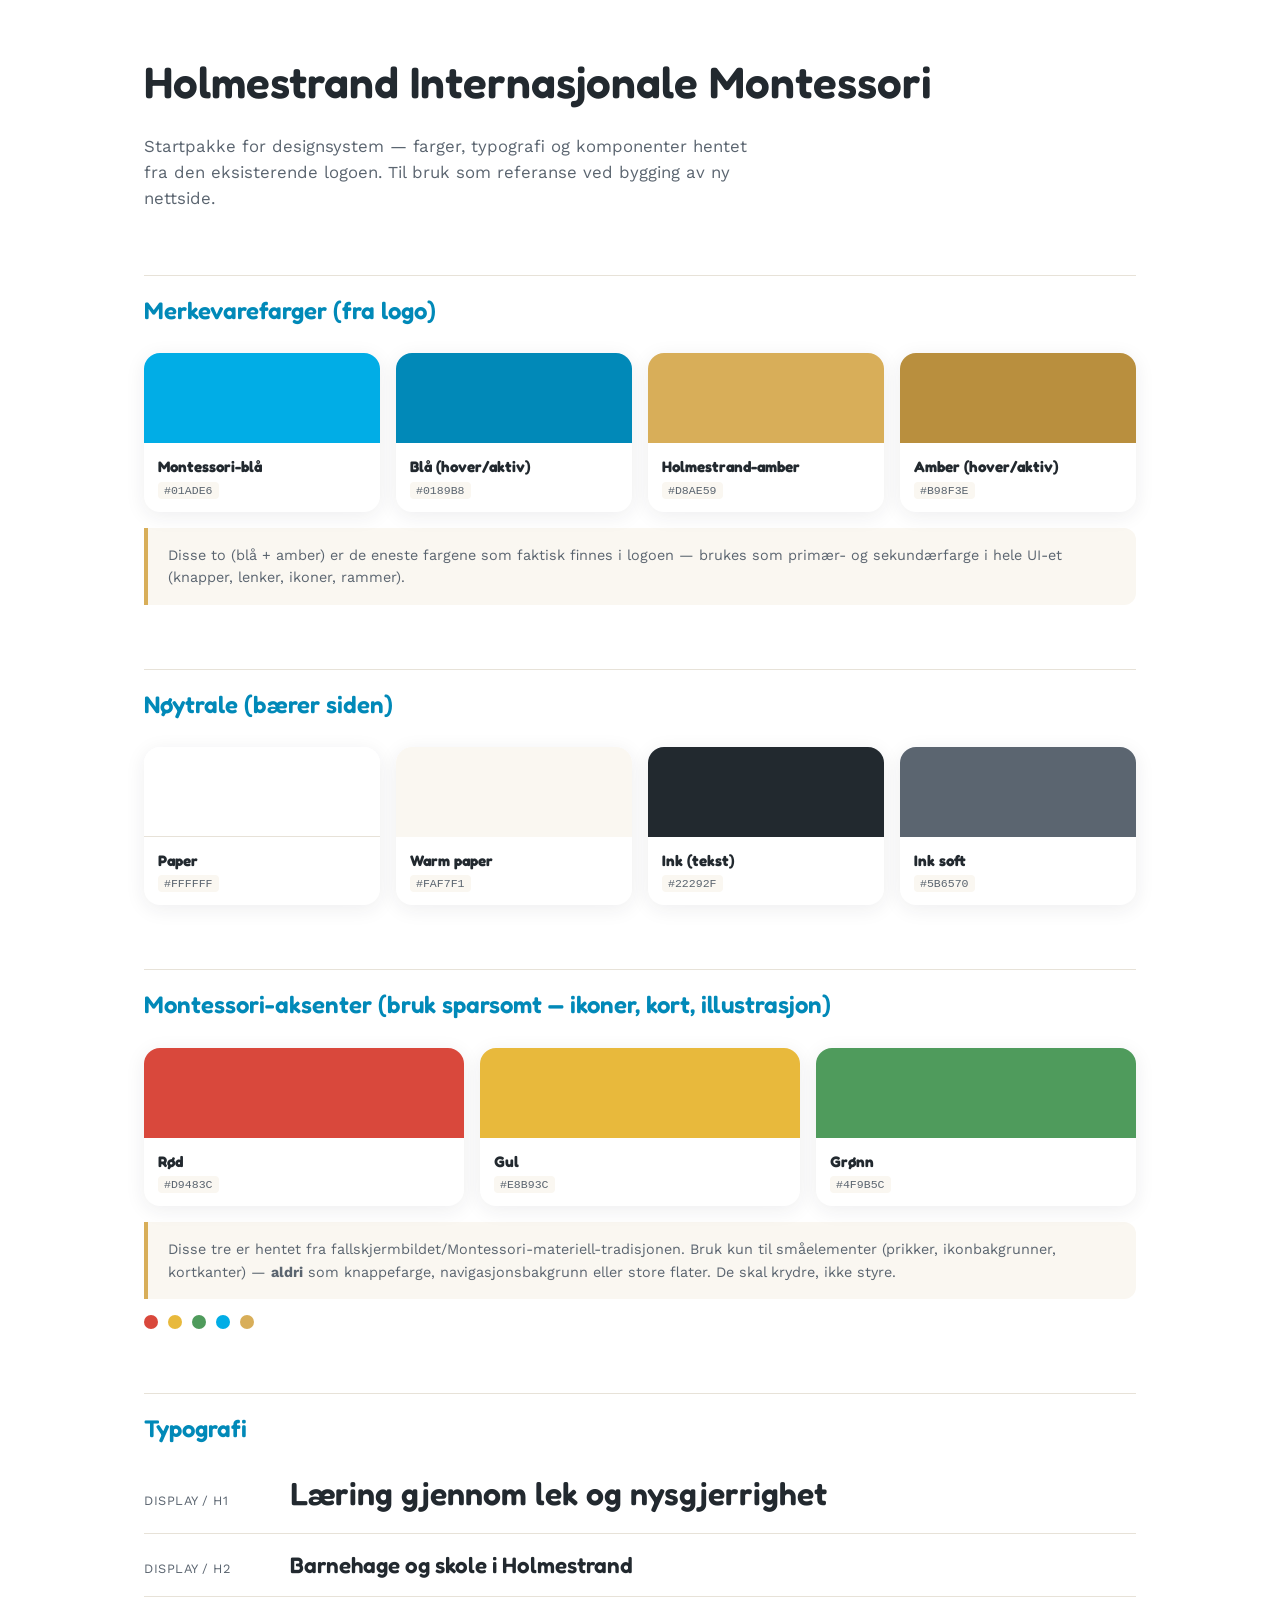
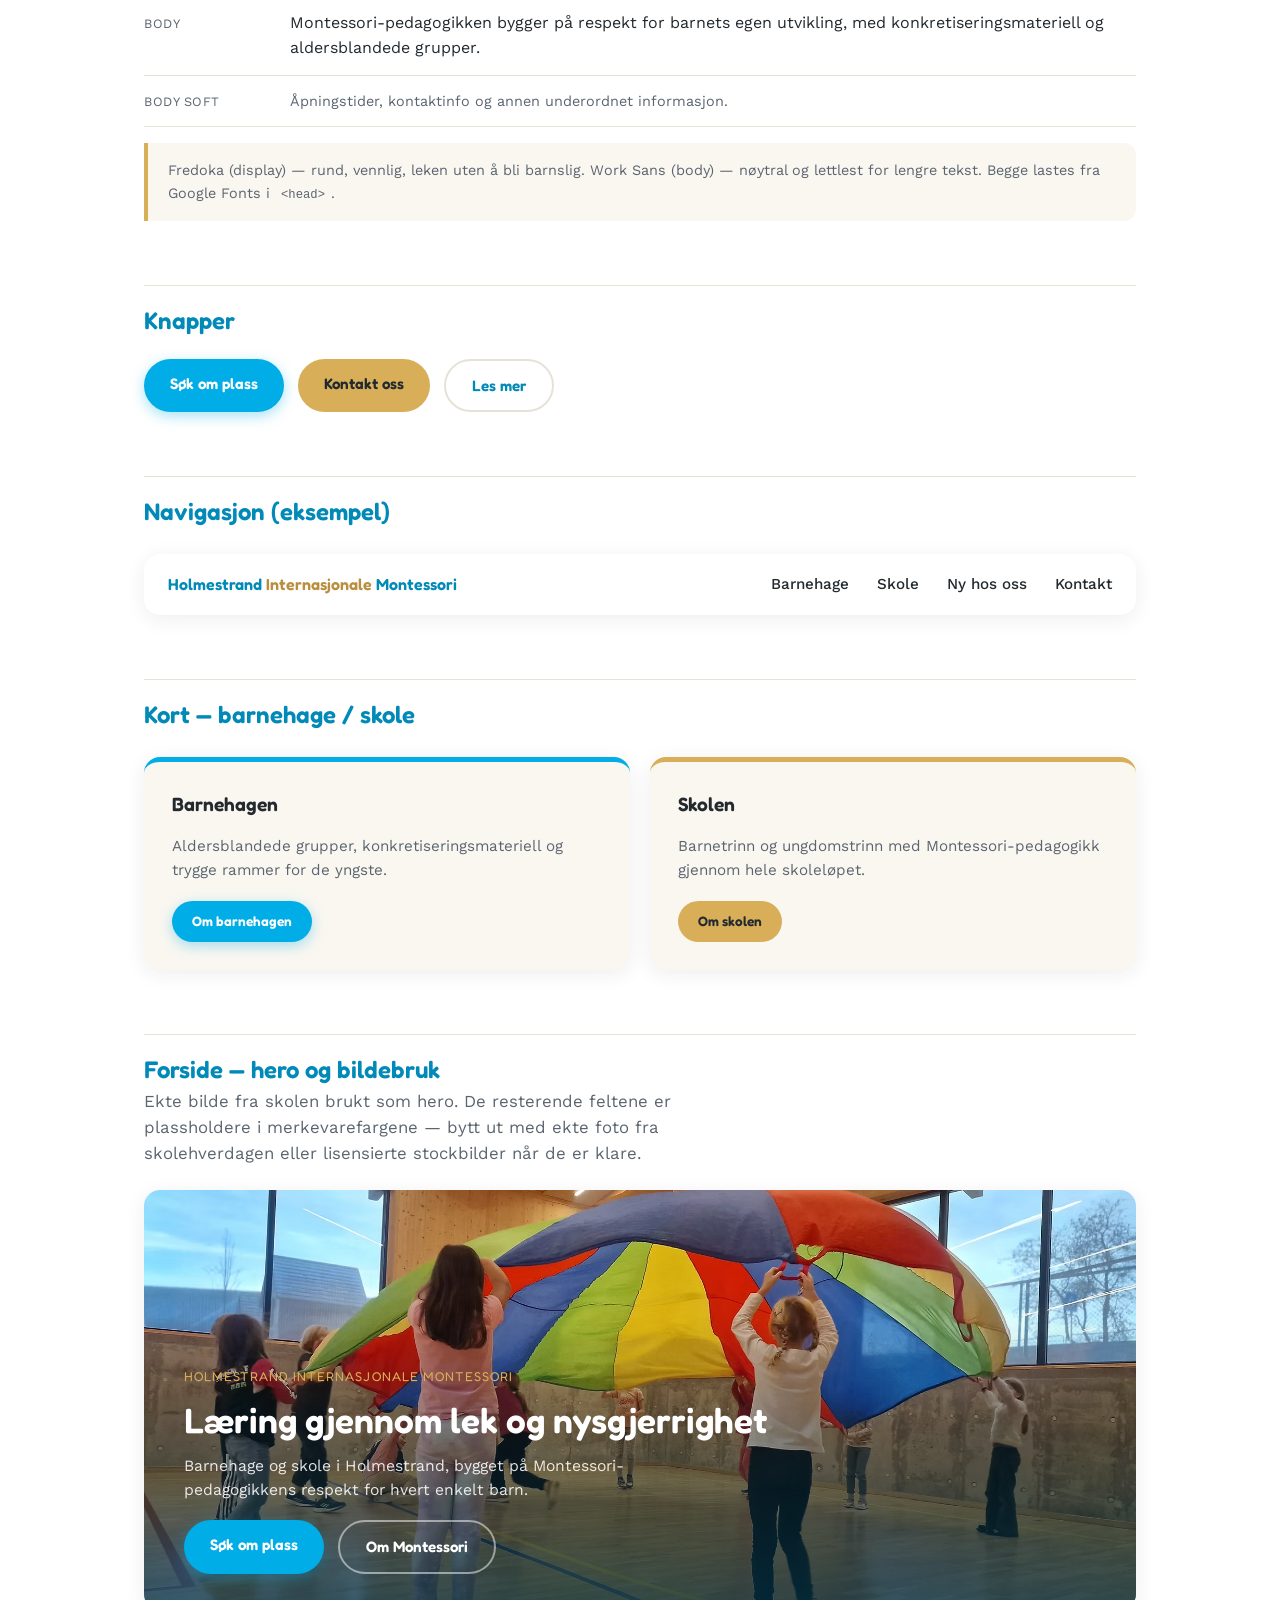
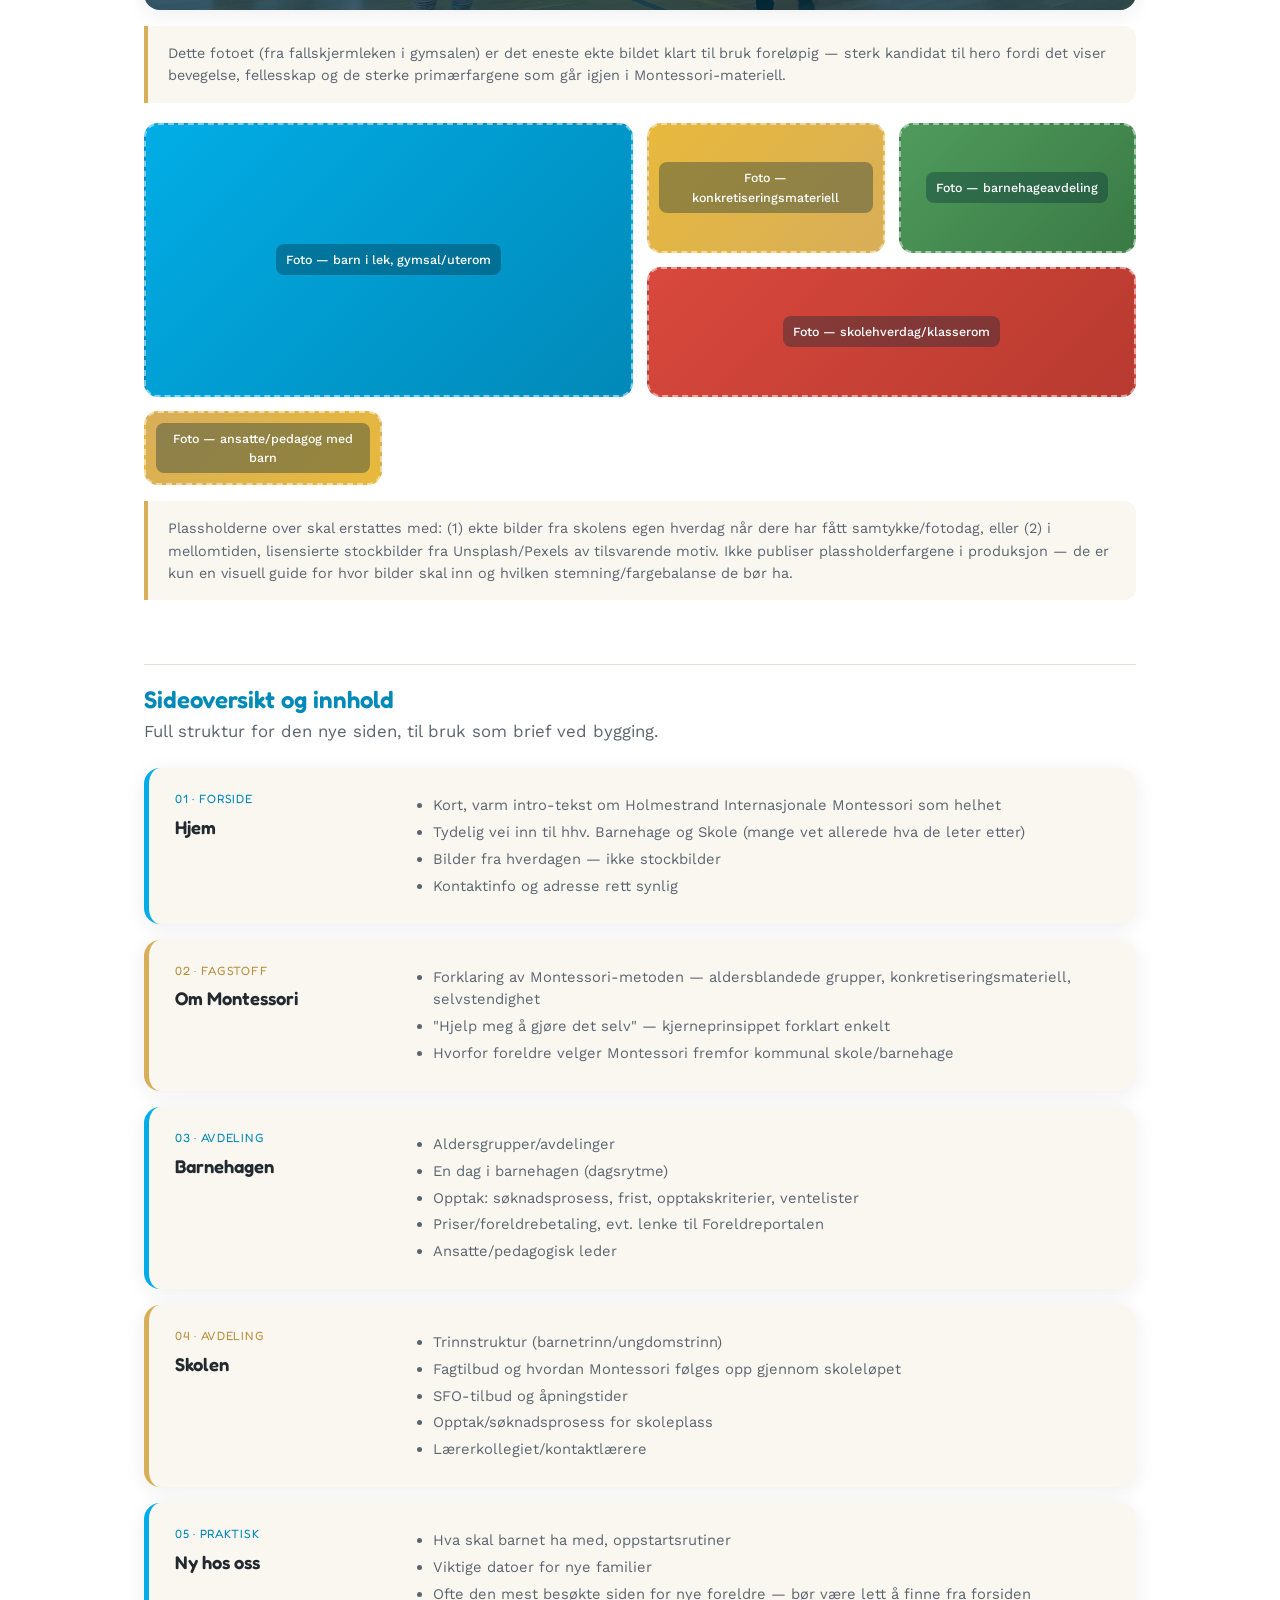
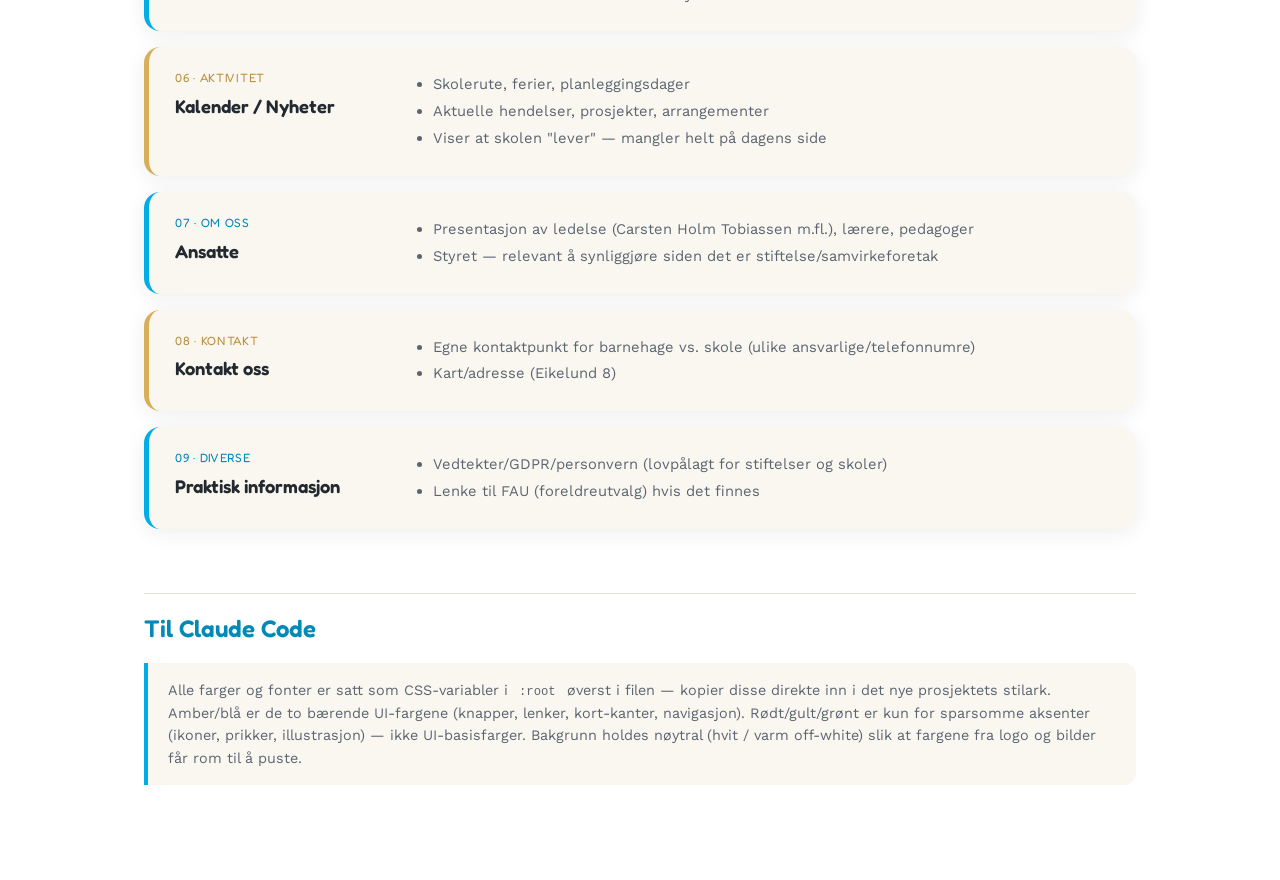
<file: Design/montessori-styleguide.html>
<!DOCTYPE html>
<html lang="no">
<head>
<meta charset="UTF-8">
<meta name="viewport" content="width=device-width, initial-scale=1.0">
<title>Holmestrand Internasjonale Montessori — Stilguide</title>
<link rel="preconnect" href="https://fonts.googleapis.com">
<link rel="preconnect" href="https://fonts.gstatic.com" crossorigin>
<link href="https://fonts.googleapis.com/css2?family=Fredoka:wght@500;600;700&family=Work+Sans:wght@400;500;600&display=swap" rel="stylesheet">

<style>
  /* ============================================
     TOKENS — designsystem for HIM
     Kjernefarger hentet direkte fra logoen.
     Primærfarger (rødt/gult/grønt) hentet fra
     fotografier, brukt sparsomt (kort/ikoner/aksenter),
     aldri som store flater eller UI-basisfarge.
     ============================================ */
  :root {
    /* Merkevarefarger — fra logoen */
    --brand-blue: #01ADE6;       /* "Montessori" — primær */
    --brand-blue-dark: #0189B8;  /* hover/aktiv-tilstand */
    --brand-amber: #D8AE59;      /* "HOLMESTRAND" — sekundær/aksent */
    --brand-amber-dark: #B98F3E;

    /* Montessori-primærfarger — sparsom bruk (ikoner, kort, illustrasjon) */
    --accent-red: #D9483C;
    --accent-yellow: #E8B93C;
    --accent-green: #4F9B5C;

    /* Nøytrale — bærer siden, holder ro rundt fargene */
    --ink: #22292F;              /* brødtekst */
    --ink-soft: #5B6570;         /* underordnet tekst */
    --paper: #FFFFFF;
    --paper-warm: #FAF7F1;       /* varm off-white seksjonsbakgrunn */
    --line: #E7E2D8;

    /* Typografi */
    --font-display: 'Fredoka', system-ui, sans-serif;
    --font-body: 'Work Sans', system-ui, sans-serif;

    /* Rytme */
    --radius: 16px;
    --shadow: 0 4px 20px rgba(34,41,47,0.08);
  }

  * { box-sizing: border-box; }
  body {
    margin: 0;
    font-family: var(--font-body);
    color: var(--ink);
    background: var(--paper);
    line-height: 1.55;
  }

  .wrap { max-width: 1040px; margin: 0 auto; padding: 48px 24px 96px; }

  h1, h2, h3 { font-family: var(--font-display); font-weight: 600; margin: 0 0 8px; }
  h1 { font-size: clamp(2rem, 4vw, 2.75rem); }
  h2 { font-size: 1.5rem; color: var(--brand-blue-dark); margin-top: 64px; padding-top: 16px; border-top: 1px solid var(--line); }
  p.lede { color: var(--ink-soft); font-size: 1.05rem; max-width: 620px; }

  /* Fargesvatch */
  .swatch-grid { display: grid; grid-template-columns: repeat(auto-fit, minmax(160px, 1fr)); gap: 16px; margin-top: 24px; }
  .swatch { border-radius: var(--radius); overflow: hidden; box-shadow: var(--shadow); background: var(--paper); }
  .swatch-color { height: 90px; }
  .swatch-label { padding: 12px 14px; font-size: 0.85rem; }
  .swatch-label strong { display: block; font-family: var(--font-display); font-size: 0.95rem; }
  .swatch-label code { color: var(--ink-soft); }

  /* Typografi-demo */
  .type-row { display: flex; align-items: baseline; gap: 16px; padding: 14px 0; border-bottom: 1px solid var(--line); }
  .type-row .label { width: 130px; flex-shrink: 0; font-size: 0.8rem; color: var(--ink-soft); text-transform: uppercase; letter-spacing: 0.04em; }

  /* Knapper */
  .btn-row { display: flex; gap: 14px; flex-wrap: wrap; margin-top: 20px; }
  .btn { font-family: var(--font-display); font-weight: 600; font-size: 0.95rem; padding: 13px 26px; border-radius: 999px; border: none; cursor: pointer; text-decoration: none; display: inline-block; transition: transform 0.15s ease, box-shadow 0.15s ease; }
  .btn:hover { transform: translateY(-1px); }
  .btn-primary { background: var(--brand-blue); color: white; box-shadow: 0 4px 14px rgba(1,173,230,0.35); }
  .btn-primary:hover { background: var(--brand-blue-dark); }
  .btn-secondary { background: var(--brand-amber); color: var(--ink); }
  .btn-secondary:hover { background: var(--brand-amber-dark); }
  .btn-ghost { background: transparent; color: var(--brand-blue-dark); border: 2px solid var(--line); }
  .btn-ghost:hover { border-color: var(--brand-blue); }

  /* Kort — barnehage / skole */
  .card-row { display: grid; grid-template-columns: repeat(auto-fit, minmax(260px, 1fr)); gap: 20px; margin-top: 24px; }
  .card { background: var(--paper-warm); border-radius: var(--radius); padding: 28px; box-shadow: var(--shadow); border-top: 5px solid var(--brand-blue); }
  .card.amber { border-top-color: var(--brand-amber); }
  .card h3 { font-size: 1.2rem; }
  .card p { color: var(--ink-soft); font-size: 0.95rem; margin-bottom: 18px; }

  /* Aksent-ikonprikker (primærfarger fra bildene, brukt sparsomt) */
  .dot-row { display: flex; gap: 10px; margin-top: 16px; }
  .dot { width: 14px; height: 14px; border-radius: 50%; }

  /* Nav-eksempel */
  .nav-demo { display: flex; align-items: center; justify-content: space-between; padding: 18px 24px; background: var(--paper); border-radius: var(--radius); box-shadow: var(--shadow); margin-top: 24px; }
  .nav-demo .logotype { font-family: var(--font-display); font-weight: 600; color: var(--brand-blue-dark); }
  .nav-demo .logotype span { color: var(--brand-amber-dark); }
  .nav-links { display: flex; gap: 28px; font-size: 0.95rem; font-weight: 500; }
  .nav-links a { color: var(--ink); text-decoration: none; }
  .nav-links a:hover { color: var(--brand-blue); }

  .note { background: var(--paper-warm); border-left: 4px solid var(--brand-amber); padding: 16px 20px; border-radius: 0 12px 12px 0; font-size: 0.9rem; color: var(--ink-soft); margin-top: 16px; }
  code { background: var(--paper-warm); padding: 2px 6px; border-radius: 4px; font-size: 0.85em; }

  /* Hero-seksjon (forside) */
  .hero { position: relative; border-radius: var(--radius); overflow: hidden; box-shadow: var(--shadow); margin-top: 24px; height: 420px; display: flex; align-items: flex-end; }
  .hero img { position: absolute; inset: 0; width: 100%; height: 100%; object-fit: cover; z-index: 0; }
  .hero::after { content: ""; position: absolute; inset: 0; background: linear-gradient(0deg, rgba(1,54,74,0.72) 0%, rgba(1,54,74,0.25) 45%, rgba(1,54,74,0) 70%); z-index: 1; }
  .hero-content { position: relative; z-index: 2; padding: 36px 40px; color: white; }
  .hero-content .eyebrow { font-family: var(--font-display); font-size: 0.8rem; letter-spacing: 0.08em; text-transform: uppercase; color: var(--brand-amber); margin-bottom: 6px; }
  .hero-content h2 { color: white; border: none; margin: 0 0 6px; padding: 0; font-size: clamp(1.6rem, 3vw, 2.2rem); }
  .hero-content p { color: rgba(255,255,255,0.88); max-width: 480px; margin: 0 0 18px; font-size: 0.98rem; }
  .hero-content .btn-row { margin-top: 0; }

  /* Bildegalleri — placeholder-kort til Claude Code */
  .gallery-grid { display: grid; grid-template-columns: repeat(4, 1fr); grid-template-rows: repeat(2, 130px); gap: 14px; margin-top: 20px; }
  .gallery-grid .g-item:nth-child(1) { grid-column: span 2; grid-row: span 2; }
  .gallery-grid .g-item:nth-child(4) { grid-column: span 2; }
  .g-item { border-radius: 14px; display: flex; align-items: center; justify-content: center; text-align: center; padding: 10px; font-size: 0.78rem; font-weight: 500; color: white; border: 2px dashed rgba(255,255,255,0.5); position: relative; overflow: hidden; }
  .g-item span { position: relative; z-index: 1; background: rgba(1,41,56,0.35); padding: 6px 10px; border-radius: 8px; }
  .g-item.p1 { background: linear-gradient(135deg, var(--brand-blue), var(--brand-blue-dark)); }
  .g-item.p2 { background: linear-gradient(135deg, var(--accent-yellow), var(--brand-amber)); }
  .g-item.p3 { background: linear-gradient(135deg, var(--accent-green), #3a7a45); }
  .g-item.p4 { background: linear-gradient(135deg, var(--accent-red), #b83a30); }
  .g-item.p5 { background: linear-gradient(135deg, var(--brand-amber), var(--accent-yellow)); }
  @media (max-width: 640px) {
    .gallery-grid { grid-template-columns: repeat(2, 1fr); grid-template-rows: repeat(3, 110px); }
    .gallery-grid .g-item:nth-child(1) { grid-column: span 2; grid-row: span 1; }
    .gallery-grid .g-item:nth-child(4) { grid-column: span 1; }
  }

  /* Sideoversikt */
  .sitemap { display: flex; flex-direction: column; gap: 16px; margin-top: 24px; }
  .page-block { display: grid; grid-template-columns: 220px 1fr; gap: 20px; background: var(--paper-warm); border-radius: var(--radius); padding: 22px 26px; box-shadow: var(--shadow); border-left: 5px solid var(--brand-blue); }
  .page-block.amber { border-left-color: var(--brand-amber); }
  .page-block .page-num { font-family: var(--font-display); font-size: 0.75rem; color: var(--brand-blue-dark); text-transform: uppercase; letter-spacing: 0.06em; margin-bottom: 4px; }
  .page-block.amber .page-num { color: var(--brand-amber-dark); }
  .page-block h3 { margin: 0; font-size: 1.15rem; }
  .page-block ul { margin: 4px 0 0; padding-left: 18px; color: var(--ink-soft); font-size: 0.92rem; }
  .page-block li { margin-bottom: 4px; }
  @media (max-width: 640px) {
    .page-block { grid-template-columns: 1fr; }
  }
</style>
</head>
<body>
<div class="wrap">

  <h1>Holmestrand Internasjonale Montessori</h1>
  <p class="lede">Startpakke for design­system — farger, typografi og komponenter hentet fra den eksisterende logoen. Til bruk som referanse ved bygging av ny nettside.</p>

  <h2>Merkevarefarger (fra logo)</h2>
  <div class="swatch-grid">
    <div class="swatch">
      <div class="swatch-color" style="background:var(--brand-blue)"></div>
      <div class="swatch-label"><strong>Montessori-blå</strong><code>#01ADE6</code></div>
    </div>
    <div class="swatch">
      <div class="swatch-color" style="background:var(--brand-blue-dark)"></div>
      <div class="swatch-label"><strong>Blå (hover/aktiv)</strong><code>#0189B8</code></div>
    </div>
    <div class="swatch">
      <div class="swatch-color" style="background:var(--brand-amber)"></div>
      <div class="swatch-label"><strong>Holmestrand-amber</strong><code>#D8AE59</code></div>
    </div>
    <div class="swatch">
      <div class="swatch-color" style="background:var(--brand-amber-dark)"></div>
      <div class="swatch-label"><strong>Amber (hover/aktiv)</strong><code>#B98F3E</code></div>
    </div>
  </div>
  <div class="note">Disse to (blå + amber) er de eneste fargene som faktisk finnes i logoen — brukes som primær- og sekundærfarge i hele UI-et (knapper, lenker, ikoner, rammer).</div>

  <h2>Nøytrale (bærer siden)</h2>
  <div class="swatch-grid">
    <div class="swatch">
      <div class="swatch-color" style="background:var(--paper); border-bottom:1px solid var(--line)"></div>
      <div class="swatch-label"><strong>Paper</strong><code>#FFFFFF</code></div>
    </div>
    <div class="swatch">
      <div class="swatch-color" style="background:var(--paper-warm)"></div>
      <div class="swatch-label"><strong>Warm paper</strong><code>#FAF7F1</code></div>
    </div>
    <div class="swatch">
      <div class="swatch-color" style="background:var(--ink)"></div>
      <div class="swatch-label"><strong>Ink (tekst)</strong><code>#22292F</code></div>
    </div>
    <div class="swatch">
      <div class="swatch-color" style="background:var(--ink-soft)"></div>
      <div class="swatch-label"><strong>Ink soft</strong><code>#5B6570</code></div>
    </div>
  </div>

  <h2>Montessori-aksenter (bruk sparsomt — ikoner, kort, illustrasjon)</h2>
  <div class="swatch-grid">
    <div class="swatch">
      <div class="swatch-color" style="background:var(--accent-red)"></div>
      <div class="swatch-label"><strong>Rød</strong><code>#D9483C</code></div>
    </div>
    <div class="swatch">
      <div class="swatch-color" style="background:var(--accent-yellow)"></div>
      <div class="swatch-label"><strong>Gul</strong><code>#E8B93C</code></div>
    </div>
    <div class="swatch">
      <div class="swatch-color" style="background:var(--accent-green)"></div>
      <div class="swatch-label"><strong>Grønn</strong><code>#4F9B5C</code></div>
    </div>
  </div>
  <div class="note">Disse tre er hentet fra fallskjermbildet/Montessori-materiell-tradisjonen. Bruk kun til småelementer (prikker, ikonbakgrunner, kortkanter) — <strong>aldri</strong> som knappefarge, navigasjonsbakgrunn eller store flater. De skal krydre, ikke styre.</div>
  <div class="dot-row">
    <div class="dot" style="background:var(--accent-red)"></div>
    <div class="dot" style="background:var(--accent-yellow)"></div>
    <div class="dot" style="background:var(--accent-green)"></div>
    <div class="dot" style="background:var(--brand-blue)"></div>
    <div class="dot" style="background:var(--brand-amber)"></div>
  </div>

  <h2>Typografi</h2>
  <div class="type-row"><div class="label">Display / H1</div><div style="font-family:var(--font-display); font-weight:600; font-size:2rem;">Læring gjennom lek og nysgjerrighet</div></div>
  <div class="type-row"><div class="label">Display / H2</div><div style="font-family:var(--font-display); font-weight:600; font-size:1.4rem;">Barnehage og skole i Holmestrand</div></div>
  <div class="type-row"><div class="label">Body</div><div style="font-family:var(--font-body); font-size:1rem;">Montessori-pedagogikken bygger på respekt for barnets egen utvikling, med konkretiseringsmateriell og aldersblandede grupper.</div></div>
  <div class="type-row"><div class="label">Body soft</div><div style="font-family:var(--font-body); font-size:0.9rem; color:var(--ink-soft);">Åpningstider, kontaktinfo og annen underordnet informasjon.</div></div>
  <div class="note">Fredoka (display) — rund, vennlig, leken uten å bli barnslig. Work Sans (body) — nøytral og lettlest for lengre tekst. Begge lastes fra Google Fonts i <code>&lt;head&gt;</code>.</div>

  <h2>Knapper</h2>
  <div class="btn-row">
    <a href="#" class="btn btn-primary">Søk om plass</a>
    <a href="#" class="btn btn-secondary">Kontakt oss</a>
    <a href="#" class="btn btn-ghost">Les mer</a>
  </div>

  <h2>Navigasjon (eksempel)</h2>
  <div class="nav-demo">
    <div class="logotype">Holmestrand <span>Internasjonale</span> Montessori</div>
    <div class="nav-links">
      <a href="#">Barnehage</a>
      <a href="#">Skole</a>
      <a href="#">Ny hos oss</a>
      <a href="#">Kontakt</a>
    </div>
  </div>

  <h2>Kort — barnehage / skole</h2>
  <div class="card-row">
    <div class="card">
      <h3>Barnehagen</h3>
      <p>Aldersblandede grupper, konkretiseringsmateriell og trygge rammer for de yngste.</p>
      <a href="#" class="btn btn-primary" style="padding:10px 20px; font-size:0.85rem;">Om barnehagen</a>
    </div>
    <div class="card amber">
      <h3>Skolen</h3>
      <p>Barnetrinn og ungdomstrinn med Montessori-pedagogikk gjennom hele skoleløpet.</p>
      <a href="#" class="btn btn-secondary" style="padding:10px 20px; font-size:0.85rem;">Om skolen</a>
    </div>
  </div>

  <h2>Forside — hero og bildebruk</h2>
  <p class="lede" style="margin-top:-8px;">Ekte bilde fra skolen brukt som hero. De resterende feltene er plassholdere i merkevarefargene — bytt ut med ekte foto fra skolehverdagen eller lisensierte stockbilder når de er klare.</p>

  <div class="hero">
    <img src="hero-fallskjerm.png" alt="Barn leker med fallskjerm i gymsal, Holmestrand Internasjonale Montessori">
    <div class="hero-content">
      <div class="eyebrow">Holmestrand Internasjonale Montessori</div>
      <h2>Læring gjennom lek og nysgjerrighet</h2>
      <p>Barnehage og skole i Holmestrand, bygget på Montessori-pedagogikkens respekt for hvert enkelt barn.</p>
      <div class="btn-row">
        <a href="#" class="btn btn-primary">Søk om plass</a>
        <a href="#" class="btn btn-ghost" style="color:white; border-color:rgba(255,255,255,0.5);">Om Montessori</a>
      </div>
    </div>
  </div>
  <div class="note">Dette fotoet (fra fallskjermleken i gymsalen) er det eneste ekte bildet klart til bruk foreløpig — sterk kandidat til hero fordi det viser bevegelse, fellesskap og de sterke primærfargene som går igjen i Montessori-materiell.</div>

  <div class="gallery-grid">
    <div class="g-item p1"><span>Foto — barn i lek, gymsal/uterom</span></div>
    <div class="g-item p2"><span>Foto — konkretiseringsmateriell</span></div>
    <div class="g-item p3"><span>Foto — barnehageavdeling</span></div>
    <div class="g-item p4"><span>Foto — skolehverdag/klasserom</span></div>
    <div class="g-item p5"><span>Foto — ansatte/pedagog med barn</span></div>
  </div>
  <div class="note">Plassholderne over skal erstattes med: (1) ekte bilder fra skolens egen hverdag når dere har fått samtykke/fotodag, eller (2) i mellomtiden, lisensierte stockbilder fra Unsplash/Pexels av tilsvarende motiv. Ikke publiser plassholderfargene i produksjon — de er kun en visuell guide for hvor bilder skal inn og hvilken stemning/fargebalanse de bør ha.</div>

  <h2>Sideoversikt og innhold</h2>
  <p class="lede" style="margin-top:-8px;">Full struktur for den nye siden, til bruk som brief ved bygging.</p>

  <div class="sitemap">

    <div class="page-block">
      <div><div class="page-num">01 · Forside</div><h3>Hjem</h3></div>
      <ul>
        <li>Kort, varm intro-tekst om Holmestrand Internasjonale Montessori som helhet</li>
        <li>Tydelig vei inn til hhv. Barnehage og Skole (mange vet allerede hva de leter etter)</li>
        <li>Bilder fra hverdagen — ikke stockbilder</li>
        <li>Kontaktinfo og adresse rett synlig</li>
      </ul>
    </div>

    <div class="page-block amber">
      <div><div class="page-num">02 · Fagstoff</div><h3>Om Montessori</h3></div>
      <ul>
        <li>Forklaring av Montessori-metoden — aldersblandede grupper, konkretiseringsmateriell, selvstendighet</li>
        <li>"Hjelp meg å gjøre det selv" — kjerneprinsippet forklart enkelt</li>
        <li>Hvorfor foreldre velger Montessori fremfor kommunal skole/barnehage</li>
      </ul>
    </div>

    <div class="page-block">
      <div><div class="page-num">03 · Avdeling</div><h3>Barnehagen</h3></div>
      <ul>
        <li>Aldersgrupper/avdelinger</li>
        <li>En dag i barnehagen (dagsrytme)</li>
        <li>Opptak: søknadsprosess, frist, opptakskriterier, ventelister</li>
        <li>Priser/foreldrebetaling, evt. lenke til Foreldreportalen</li>
        <li>Ansatte/pedagogisk leder</li>
      </ul>
    </div>

    <div class="page-block amber">
      <div><div class="page-num">04 · Avdeling</div><h3>Skolen</h3></div>
      <ul>
        <li>Trinnstruktur (barnetrinn/ungdomstrinn)</li>
        <li>Fagtilbud og hvordan Montessori følges opp gjennom skoleløpet</li>
        <li>SFO-tilbud og åpningstider</li>
        <li>Opptak/søknadsprosess for skoleplass</li>
        <li>Lærerkollegiet/kontaktlærere</li>
      </ul>
    </div>

    <div class="page-block">
      <div><div class="page-num">05 · Praktisk</div><h3>Ny hos oss</h3></div>
      <ul>
        <li>Hva skal barnet ha med, oppstartsrutiner</li>
        <li>Viktige datoer for nye familier</li>
        <li>Ofte den mest besøkte siden for nye foreldre — bør være lett å finne fra forsiden</li>
      </ul>
    </div>

    <div class="page-block amber">
      <div><div class="page-num">06 · Aktivitet</div><h3>Kalender / Nyheter</h3></div>
      <ul>
        <li>Skolerute, ferier, planleggingsdager</li>
        <li>Aktuelle hendelser, prosjekter, arrangementer</li>
        <li>Viser at skolen "lever" — mangler helt på dagens side</li>
      </ul>
    </div>

    <div class="page-block">
      <div><div class="page-num">07 · Om oss</div><h3>Ansatte</h3></div>
      <ul>
        <li>Presentasjon av ledelse (Carsten Holm Tobiassen m.fl.), lærere, pedagoger</li>
        <li>Styret — relevant å synliggjøre siden det er stiftelse/samvirkeforetak</li>
      </ul>
    </div>

    <div class="page-block amber">
      <div><div class="page-num">08 · Kontakt</div><h3>Kontakt oss</h3></div>
      <ul>
        <li>Egne kontaktpunkt for barnehage vs. skole (ulike ansvarlige/telefonnumre)</li>
        <li>Kart/adresse (Eikelund 8)</li>
      </ul>
    </div>

    <div class="page-block">
      <div><div class="page-num">09 · Diverse</div><h3>Praktisk informasjon</h3></div>
      <ul>
        <li>Vedtekter/GDPR/personvern (lovpålagt for stiftelser og skoler)</li>
        <li>Lenke til FAU (foreldreutvalg) hvis det finnes</li>
      </ul>
    </div>

  </div>

  <h2>Til Claude Code</h2>
  <div class="note" style="border-left-color:var(--brand-blue);">
    Alle farger og fonter er satt som CSS-variabler i <code>:root</code> øverst i filen — kopier disse direkte inn i det nye prosjektets stilark. Amber/blå er de to bærende UI-fargene (knapper, lenker, kort-kanter, navigasjon). Rødt/gult/grønt er kun for sparsomme aksenter (ikoner, prikker, illustrasjon) — ikke UI-basisfarger. Bakgrunn holdes nøytral (hvit / varm off-white) slik at fargene fra logo og bilder får rom til å puste.
  </div>

</div>
</body>
</html>
</file>
<file: css/style.css>
:root {
  /* Merkevarefarger — fra logoen */
  --brand-blue: #01ADE6;
  --brand-blue-dark: #0189B8;
  --brand-amber: #D8AE59;
  --brand-amber-dark: #B98F3E;

  /* Montessori-primærfarger — sparsom bruk (ikoner, kort, illustrasjon) */
  --accent-red: #D9483C;
  --accent-yellow: #E8B93C;
  --accent-green: #4F9B5C;

  /* Nøytrale */
  --ink: #22292F;
  --ink-soft: #5B6570;
  --paper: #FFFFFF;
  --paper-warm: #FAF7F1;
  --line: #E7E2D8;

  /* Typografi */
  --font-display: 'Fredoka', system-ui, sans-serif;
  --font-body: 'Work Sans', system-ui, sans-serif;

  /* Rytme */
  --radius: 16px;
  --shadow: 0 4px 20px rgba(34,41,47,0.08);
}

*, *::before, *::after { box-sizing: border-box; margin: 0; padding: 0; }
html { scroll-behavior: smooth; }
body {
  font-family: var(--font-body);
  color: var(--ink);
  background: var(--paper);
  line-height: 1.55;
}
a { color: inherit; text-decoration: none; }
img { max-width: 100%; display: block; }
ul { list-style: none; }

.wrap { max-width: 1180px; margin: 0 auto; padding: 0 24px; }

h1, h2, h3 { font-family: var(--font-display); font-weight: 600; margin: 0 0 10px; }
h1 { font-size: clamp(2rem, 4vw, 2.75rem); }
h2 { font-size: clamp(1.4rem, 2.6vw, 1.75rem); color: var(--brand-blue-dark); }
h3 { font-size: 1.15rem; }
p { margin: 0 0 14px; }
p.lede { color: var(--ink-soft); font-size: 1.05rem; max-width: 620px; }
.eyebrow {
  font-family: var(--font-display); font-size: 0.8rem; letter-spacing: 0.08em;
  text-transform: uppercase; color: var(--brand-amber-dark); margin-bottom: 8px; display: block;
}

/* ===== Knapper ===== */
.btn-row { display: flex; gap: 14px; flex-wrap: wrap; }
.btn {
  font-family: var(--font-display); font-weight: 600; font-size: 0.95rem;
  padding: 13px 26px; border-radius: 999px; border: none; cursor: pointer;
  text-decoration: none; display: inline-block; transition: transform 0.15s ease, box-shadow 0.15s ease, background 0.15s ease;
}
.btn:hover { transform: translateY(-1px); }
.btn-primary { background: var(--brand-blue); color: white; box-shadow: 0 4px 14px rgba(1,173,230,0.35); }
.btn-primary:hover { background: var(--brand-blue-dark); }
.btn-secondary { background: var(--brand-amber); color: var(--ink); }
.btn-secondary:hover { background: var(--brand-amber-dark); }
.btn-ghost { background: transparent; color: var(--brand-blue-dark); border: 2px solid var(--line); }
.btn-ghost:hover { border-color: var(--brand-blue); }
.btn-ghost--onimage { color: #fff; border-color: rgba(255,255,255,0.6); }
.btn-ghost--onimage:hover { border-color: #fff; }
.btn-sm { padding: 10px 20px; font-size: 0.85rem; }

/* ===== Sections ===== */
.section { padding: 56px 0; border-top: 1px solid var(--line); }
.section:first-of-type { border-top: none; }
.section-warm { background: var(--paper-warm); }
.section-head { margin-bottom: 32px; }

/* ===== Nav ===== */
.nav {
  position: sticky; top: 0; z-index: 50;
  background: rgba(255,255,255,0.92); backdrop-filter: blur(12px);
  border-bottom: 1px solid var(--line);
}
.nav .wrap { display: flex; align-items: center; justify-content: space-between; height: 78px; gap: 20px; }
.nav-logo { display: flex; align-items: center; gap: 10px; white-space: nowrap; }
.nav-logo img { height: 36px; }
.nav-logo span { font-family: var(--font-display); font-weight: 500; font-size: 1.05rem; }
.nav-logo .lg-a { color: var(--accent-yellow); }
.nav-logo .lg-b { color: var(--brand-blue); }
.nav-logo .lg-c { color: var(--brand-blue); font-weight: 700; }
.nav-links { display: flex; gap: 22px; align-items: center; }
.nav-links a { display: flex; align-items: center; font-size: 0.92rem; font-weight: 500; color: var(--ink); transition: color 0.15s ease; }
.nav-links a:hover, .nav-links a.active { color: var(--brand-blue); }
.nav-links .nl-icon { display: none; }
.nav-cta {
  background: var(--brand-blue); color: #fff !important; padding: 10px 22px;
  border-radius: 999px; font-size: 0.9rem; font-weight: 600; font-family: var(--font-display);
  transition: background 0.15s ease; white-space: nowrap;
}
.nav-cta:hover { background: var(--brand-blue-dark); }
.nav-hamburger {
  display: none; flex-direction: column; justify-content: center; gap: 5px; background: transparent;
  border: none; cursor: pointer; padding: 8px; width: 38px; height: 38px;
}
.nav-hamburger span { width: 22px; height: 2px; background: var(--ink); display: block; border-radius: 2px; transition: transform 0.25s ease, opacity 0.25s ease; }
.nav-hamburger[aria-expanded="true"] span:nth-child(1) { transform: translateY(7px) rotate(45deg); }
.nav-hamburger[aria-expanded="true"] span:nth-child(2) { opacity: 0; }
.nav-hamburger[aria-expanded="true"] span:nth-child(3) { transform: translateY(-7px) rotate(-45deg); }

@media (max-width: 920px) {
  .nav-links {
    position: absolute; top: 100%; left: 0; right: 0; max-height: calc(100vh - 78px);
    background: rgba(255,255,255,.94); backdrop-filter: blur(16px); -webkit-backdrop-filter: blur(16px);
    flex-direction: column; align-items: stretch; padding: 8px 0; gap: 0;
    overflow-y: auto; visibility: hidden; opacity: 0; transform: translateY(-8px);
    border-bottom: 1px solid var(--line); box-shadow: 0 16px 32px rgba(34,41,47,.12);
    transition: opacity 0.2s ease, transform 0.2s ease, visibility 0.2s;
  }
  .nav-links.open { display: flex; visibility: visible; opacity: 1; transform: translateY(0); }
  .nav-links li { border-bottom: 1px solid var(--line); }
  .nav-links li:last-child { border-bottom: none; }
  .nav-links a {
    justify-content: center; padding: 18px 28px; gap: 14px;
    font-family: var(--font-display); font-weight: 600; font-size: 1.15rem;
  }
  .nav-links a:active { background: var(--paper-warm); }
  .nav-links .nl-icon { display: inline-flex; align-items: center; justify-content: center; width: 28px; font-size: 1.4rem; }
  .nav-hamburger { display: flex; }
  .nav-logo img { height: 30px; }
  .nav-logo .lg-name { display: flex; flex-direction: column; line-height: 1.25; }
  .nav-logo span { font-size: 0.68rem; }
  .nav-logo .lg-line1 { white-space: nowrap; }
  .nav-cta { padding: 8px 16px; font-size: 0.82rem; margin-left: auto; }
}

/* ===== Hero (forside) — full-bleed karusell ===== */
.hero { position: relative; overflow: hidden; color: #fff; height: clamp(480px, 78vh, 720px); }
.hero-slides { position: absolute; inset: 0; }
.hero-slide {
  position: absolute; inset: 0; background-size: cover; background-position: center;
  opacity: 0; transition: opacity 0.6s ease-in-out;
}
.hero-slide.active { opacity: 1; }
.hero-slide::after {
  content: ""; position: absolute; inset: 0;
  background: linear-gradient(0deg, rgba(34,41,47,.8) 0%, rgba(34,41,47,.35) 50%, rgba(34,41,47,.05) 100%);
}
.hero-inner {
  position: absolute; inset: 0; z-index: 2;
  display: flex; flex-direction: column; justify-content: flex-end;
  padding-bottom: clamp(48px, 9vh, 96px);
}
.hero-inner .eyebrow { color: var(--brand-amber); display: inline-flex; align-items: center; gap: 10px; }
.hero-inner .eyebrow::before { content: ""; width: 24px; height: 1px; background: var(--brand-amber); }
.hero-inner h1 {
  color: #fff; font-size: clamp(2.2rem, 5vw, 3.6rem); line-height: 1.05;
  letter-spacing: -0.01em; max-width: 16ch; margin: 16px 0 0;
  text-shadow: 0 2px 24px rgba(0,0,0,.35);
}
.hero-inner h1 em { font-style: italic; color: var(--brand-amber); }
.hero-inner .lead {
  font-size: clamp(.95rem, 1.4vw, 1.1rem); color: rgba(255,255,255,.92);
  max-width: 50ch; margin-top: 14px; text-shadow: 0 1px 12px rgba(0,0,0,.4);
}
.hero-inner .btn-row { margin-top: 26px; }

.hero-quote {
  position: absolute; top: 40px; right: 40px; z-index: 3; max-width: 360px;
  background: rgba(255,255,255,.12); backdrop-filter: blur(10px); -webkit-backdrop-filter: blur(10px);
  border: 1px solid rgba(255,255,255,.25); border-radius: var(--radius);
  padding: 24px 28px; box-shadow: 0 8px 32px rgba(0,0,0,.2);
}
.hero-quote p {
  font-family: var(--font-body); font-style: italic; font-size: 1.05rem; line-height: 1.5;
  color: #fff; margin: 0 0 10px; text-shadow: 0 1px 12px rgba(0,0,0,.4);
}
.hero-quote-attr { display: flex; align-items: center; gap: 12px; }
.hero-quote .quote-avatar {
  width: 42px; height: 42px; border-radius: 50%; object-fit: cover; object-position: top center;
  border: 2px solid rgba(255,255,255,.5); background: #fff; flex-shrink: 0;
}
.hero-quote cite {
  font-family: var(--font-display); font-style: normal; font-size: 0.85rem; color: var(--brand-amber);
}
@media (max-width: 900px) { .hero-quote { display: none; } }

.quote-mobile { display: none; padding: 28px 0; }
.quote-block { display: flex; align-items: center; gap: 16px; text-align: left; max-width: 560px; margin: 0 auto; }
.quote-block-avatar {
  width: 56px; height: 56px; border-radius: 50%; object-fit: cover; object-position: top center;
  border: 1px solid var(--line); background: #fff; flex-shrink: 0;
}
.quote-block p {
  font-family: var(--font-body); font-style: italic; font-size: 0.92rem; line-height: 1.4;
  color: var(--ink); margin: 0 0 4px;
}
.quote-block cite {
  font-family: var(--font-display); font-style: normal; font-weight: 600;
  font-size: 0.78rem; color: var(--brand-amber-dark);
}
@media (max-width: 900px) { .quote-mobile { display: block; } }

.hero-dots { position: absolute; bottom: 28px; right: 28px; z-index: 4; display: flex; gap: 8px; align-items: center; }
.hero-dot {
  width: 8px; height: 8px; border-radius: 100px; background: rgba(255,255,255,.4);
  border: none; cursor: pointer; padding: 0; transition: background .3s, width .3s;
}
.hero-dot.active { background: #fff; width: 24px; }

.hero-arrow {
  position: absolute; top: 50%; transform: translateY(-50%); z-index: 4;
  background: rgba(34,41,47,.35); backdrop-filter: blur(6px);
  border: 1px solid rgba(255,255,255,.2); color: #fff;
  width: 44px; height: 44px; border-radius: 50%; cursor: pointer;
  display: flex; align-items: center; justify-content: center;
  transition: background .25s; font-size: 18px;
}
.hero-arrow:hover { background: rgba(34,41,47,.6); }
.hero-arrow.prev { left: 20px; }
.hero-arrow.next { right: 20px; }

@media (max-width: 600px) {
  .hero { height: clamp(400px, 72vh, 560px); }
  .hero-inner { padding-bottom: 64px; }
  .hero-arrow { display: none; }
  .hero-dots { right: 20px; }
}

/* ===== Page hero (undersider, uten bilde) ===== */
.page-hero { padding-top: 56px; padding-bottom: 20px; }
.page-hero h1 { color: var(--brand-blue-dark); }
.page-hero .eyebrow { color: var(--brand-amber-dark); }

/* ===== Quick info (forside) ===== */
.quick-info-row { display: grid; grid-template-columns: repeat(3, 1fr); gap: 24px; }
.quick-info { display: flex; align-items: flex-start; gap: 14px; }
.quick-info-icon {
  flex: 0 0 auto; width: 44px; height: 44px; border-radius: 50%;
  background: var(--paper-warm); display: flex; align-items: center; justify-content: center;
  font-size: 1.2rem;
}
.quick-info h4 { font-family: var(--font-display); font-size: 0.98rem; margin-bottom: 4px; }
.quick-info p { font-size: 0.9rem; color: var(--ink-soft); margin: 0; }
.quick-info p a { color: var(--brand-blue-dark); font-weight: 600; }
@media (max-width: 760px) { .quick-info-row { grid-template-columns: 1fr; } }

/* ===== Kort — avdelinger ===== */
.card-row { display: grid; grid-template-columns: repeat(auto-fit, minmax(260px, 1fr)); gap: 20px; }
.card { background: var(--paper-warm); border-radius: var(--radius); padding: 28px; box-shadow: var(--shadow); border-top: 5px solid var(--brand-blue); }
.card.amber { border-top-color: var(--brand-amber); }
.card p { color: var(--ink-soft); font-size: 0.95rem; }

/* ===== Bildestabel (iMessage-stil fanning) ===== */
.photo-stack-section { display: grid; grid-template-columns: 1fr 340px; gap: 40px; align-items: center; }
@media (max-width: 800px) { .photo-stack-section { grid-template-columns: 1fr; justify-items: center; text-align: center; } }
.photo-stack { position: relative; width: 260px; height: 330px; margin: 20px auto 0; }
.photo-stack .stack-item {
  position: absolute; inset: 0; border-radius: 20px; overflow: hidden;
  box-shadow: 0 10px 30px rgba(34,41,47,0.25); border: 4px solid var(--paper);
  cursor: pointer; transition: transform 0.8s cubic-bezier(.2,.8,.2,1); background: var(--line);
}
.photo-stack .stack-item img { width: 100%; height: 100%; object-fit: cover; display: block; }
.photo-stack .stack-badge {
  position: absolute; top: 12px; right: 12px; z-index: 10; background: rgba(34,41,47,0.55); color: #fff;
  font-family: var(--font-display); font-size: 0.8rem; font-weight: 600; padding: 4px 10px; border-radius: 999px;
  pointer-events: none;
}
.photo-stack .stack-item:nth-child(1) { transform: rotate(-9deg) translate(-14px, 6px); z-index: 1; }
.photo-stack .stack-item:nth-child(2) { transform: rotate(-4deg) translate(-6px, 2px); z-index: 2; }
.photo-stack .stack-item:nth-child(3) { transform: rotate(2deg) translate(4px, -2px); z-index: 3; }
.photo-stack .stack-item:nth-child(4) { transform: rotate(7deg) translate(12px, 4px); z-index: 4; }
.photo-stack .stack-item:nth-child(5) { transform: rotate(0deg) translate(0,0); z-index: 5; }
@media (hover: hover) {
  .photo-stack:hover .stack-item:nth-child(1) { transform: rotate(-16deg) translate(-85px, 20px); }
  .photo-stack:hover .stack-item:nth-child(2) { transform: rotate(-8deg) translate(-42px, 8px); }
  .photo-stack:hover .stack-item:nth-child(3) { transform: rotate(0deg) translate(0px, 0px); }
  .photo-stack:hover .stack-item:nth-child(4) { transform: rotate(8deg) translate(42px, 8px); }
  .photo-stack:hover .stack-item:nth-child(5) { transform: rotate(16deg) translate(85px, 20px); }
}
.photo-stack .stack-item.stack-item--exit {
  transition: transform 0.7s cubic-bezier(.4,0,.2,1), opacity 0.7s ease;
  transform: translateY(80px) rotate(-22deg) scale(0.94) !important;
  opacity: 0; z-index: 20;
}

/* ===== Bildegalleri — stort bilde + 2 stablet ===== */
.gallery-grid { display: grid; grid-template-columns: 1.4fr 1fr; gap: 8px; height: 480px; }
.g-stack { display: flex; flex-direction: column; gap: 8px; height: 100%; }
.g-stack .g-item { flex: 1; min-height: 0; }
.g-item { border-radius: 14px; overflow: hidden; position: relative; height: 100%; }
.g-item img { width: 100%; height: 100%; object-fit: cover; }
@media (max-width: 700px) {
  .gallery-grid { grid-template-columns: 1fr; height: auto; }
  .gallery-grid .g-large { height: 260px; }
  .g-stack { flex-direction: row; height: 180px; }
}

/* ===== Full-bredde bilde med tekst ===== */
.split-block { display: grid; grid-template-columns: 1fr 1fr; gap: 40px; align-items: center; }
.split-block img { border-radius: var(--radius); box-shadow: var(--shadow); aspect-ratio: 4/3; object-fit: cover; width: 100%; }
.split-block.reverse img { order: 2; }
@media (max-width: 820px) { .split-block { grid-template-columns: 1fr; } .split-block.reverse img { order: 0; } }

/* ===== Dagsrytme / trinnliste ===== */
.timeline { display: flex; flex-direction: column; gap: 2px; background: var(--line); border-radius: 12px; overflow: hidden; }
.timeline-row { display: flex; gap: 18px; background: var(--paper); padding: 16px 22px; }
.timeline-row strong { flex: 0 0 90px; color: var(--brand-blue-dark); font-family: var(--font-display); }

/* ===== Prisliste ===== */
.price-list { display: flex; flex-direction: column; gap: 2px; background: var(--line); border-radius: 12px; overflow: hidden; }
.price-row { display: flex; justify-content: space-between; gap: 16px; background: var(--paper); padding: 16px 22px; font-size: 0.95rem; }
.price-row strong { color: var(--brand-blue-dark); white-space: nowrap; }

/* ===== Note / info-boks ===== */
.note { background: var(--paper-warm); border-left: 4px solid var(--brand-amber); padding: 16px 20px; border-radius: 0 12px 12px 0; font-size: 0.92rem; color: var(--ink-soft); }

/* ===== Team (ansatte) ===== */
.team-grid { display: grid; grid-template-columns: repeat(auto-fill, minmax(220px, 1fr)); gap: 24px; }
.team-card { background: var(--paper); border: 1px solid var(--line); border-radius: var(--radius); overflow: hidden; text-align: center; box-shadow: var(--shadow); }
.team-avatar {
  width: 100%; aspect-ratio: 1/1; display: flex; align-items: center; justify-content: center;
  font-family: var(--font-display); font-weight: 600; font-size: 2rem; color: #fff;
}
.team-avatar.blue { background: linear-gradient(135deg, var(--brand-blue), var(--brand-blue-dark)); }
.team-avatar.amber { background: linear-gradient(135deg, var(--brand-amber), var(--brand-amber-dark)); }
.team-card .team-body { padding: 18px; }
.team-card .role { font-size: 0.72rem; text-transform: uppercase; letter-spacing: 0.08em; color: var(--brand-blue-dark); margin-bottom: 6px; }
.team-group-title { margin: 44px 0 4px; color: var(--brand-blue-dark); }
.team-group-title:first-of-type { margin-top: 0; }

/* ===== Kontakt (uten skjema) ===== */
.kontakt-grid { display: grid; grid-template-columns: repeat(auto-fit, minmax(280px, 1fr)); gap: 24px; }
.kinfo-box { background: var(--paper-warm); border-radius: var(--radius); padding: 26px; box-shadow: var(--shadow); border-top: 5px solid var(--brand-blue); }
.kinfo-box.amber { border-top-color: var(--brand-amber); }
.kinfo-box h3 { font-size: 1.05rem; }
.kinfo-row { display: flex; gap: 10px; margin-bottom: 8px; font-size: 0.95rem; }
.kinfo-row:last-child { margin-bottom: 0; }
.kinfo-row a { color: var(--brand-blue-dark); font-weight: 600; }
.kmap { margin-top: 24px; border-radius: var(--radius); overflow: hidden; box-shadow: var(--shadow); }
.kmap iframe { width: 100%; height: 320px; border: none; display: block; }

.video-embed {
  aspect-ratio: 16 / 9; border-radius: var(--radius); overflow: hidden;
  box-shadow: var(--shadow); max-width: 720px; margin: 0 auto;
}
.video-embed iframe { width: 100%; height: 100%; border: none; display: block; }

/* ===== Kalender ===== */
.cal-list { display: flex; flex-direction: column; gap: 12px; }
.cal-row { display: flex; gap: 18px; align-items: baseline; background: var(--paper-warm); border-radius: 12px; padding: 14px 20px; }
.cal-date { font-family: var(--font-display); font-weight: 600; color: var(--brand-blue-dark); flex: 0 0 150px; }

/* ===== Footer ===== */
.footer { background: var(--ink); color: var(--paper-warm); padding: 56px 0 24px; margin-top: 40px; }
.footer-grid { display: grid; grid-template-columns: 1.4fr 1fr 1fr 1fr; gap: 36px; margin-bottom: 32px; }
.footer h4 { font-family: var(--font-display); font-size: 0.75rem; letter-spacing: 0.1em; text-transform: uppercase; color: var(--brand-amber); margin-bottom: 14px; }
.footer .footer-brand p { font-size: 0.9rem; opacity: 0.8; max-width: 280px; }
.footer .footer-logo { display: flex; align-items: center; gap: 10px; margin-bottom: 14px; }
.footer .footer-logo img { height: 34px; }
.footer .footer-logo span { font-family: var(--font-display); font-weight: 500; font-size: 1.05rem; }
.footer .footer-logo .lg-a { color: var(--accent-yellow); }
.footer .footer-logo .lg-b { color: var(--brand-blue); }
.footer .footer-logo .lg-c { color: var(--brand-blue); font-weight: 700; }
.footer ul { display: flex; flex-direction: column; gap: 8px; }
.footer a { color: var(--paper-warm); opacity: 0.85; font-size: 0.9rem; }
.footer a:hover { opacity: 1; text-decoration: underline; }
.footer-bottom {
  display: flex; justify-content: space-between; flex-wrap: wrap; gap: 10px;
  padding-top: 20px; border-top: 1px solid rgba(255,255,255,0.15); font-size: 0.82rem; opacity: 0.7;
}
@media (max-width: 820px) { .footer-grid { grid-template-columns: 1fr 1fr; } }
@media (max-width: 500px) { .footer-grid { grid-template-columns: 1fr; } }
</file>
